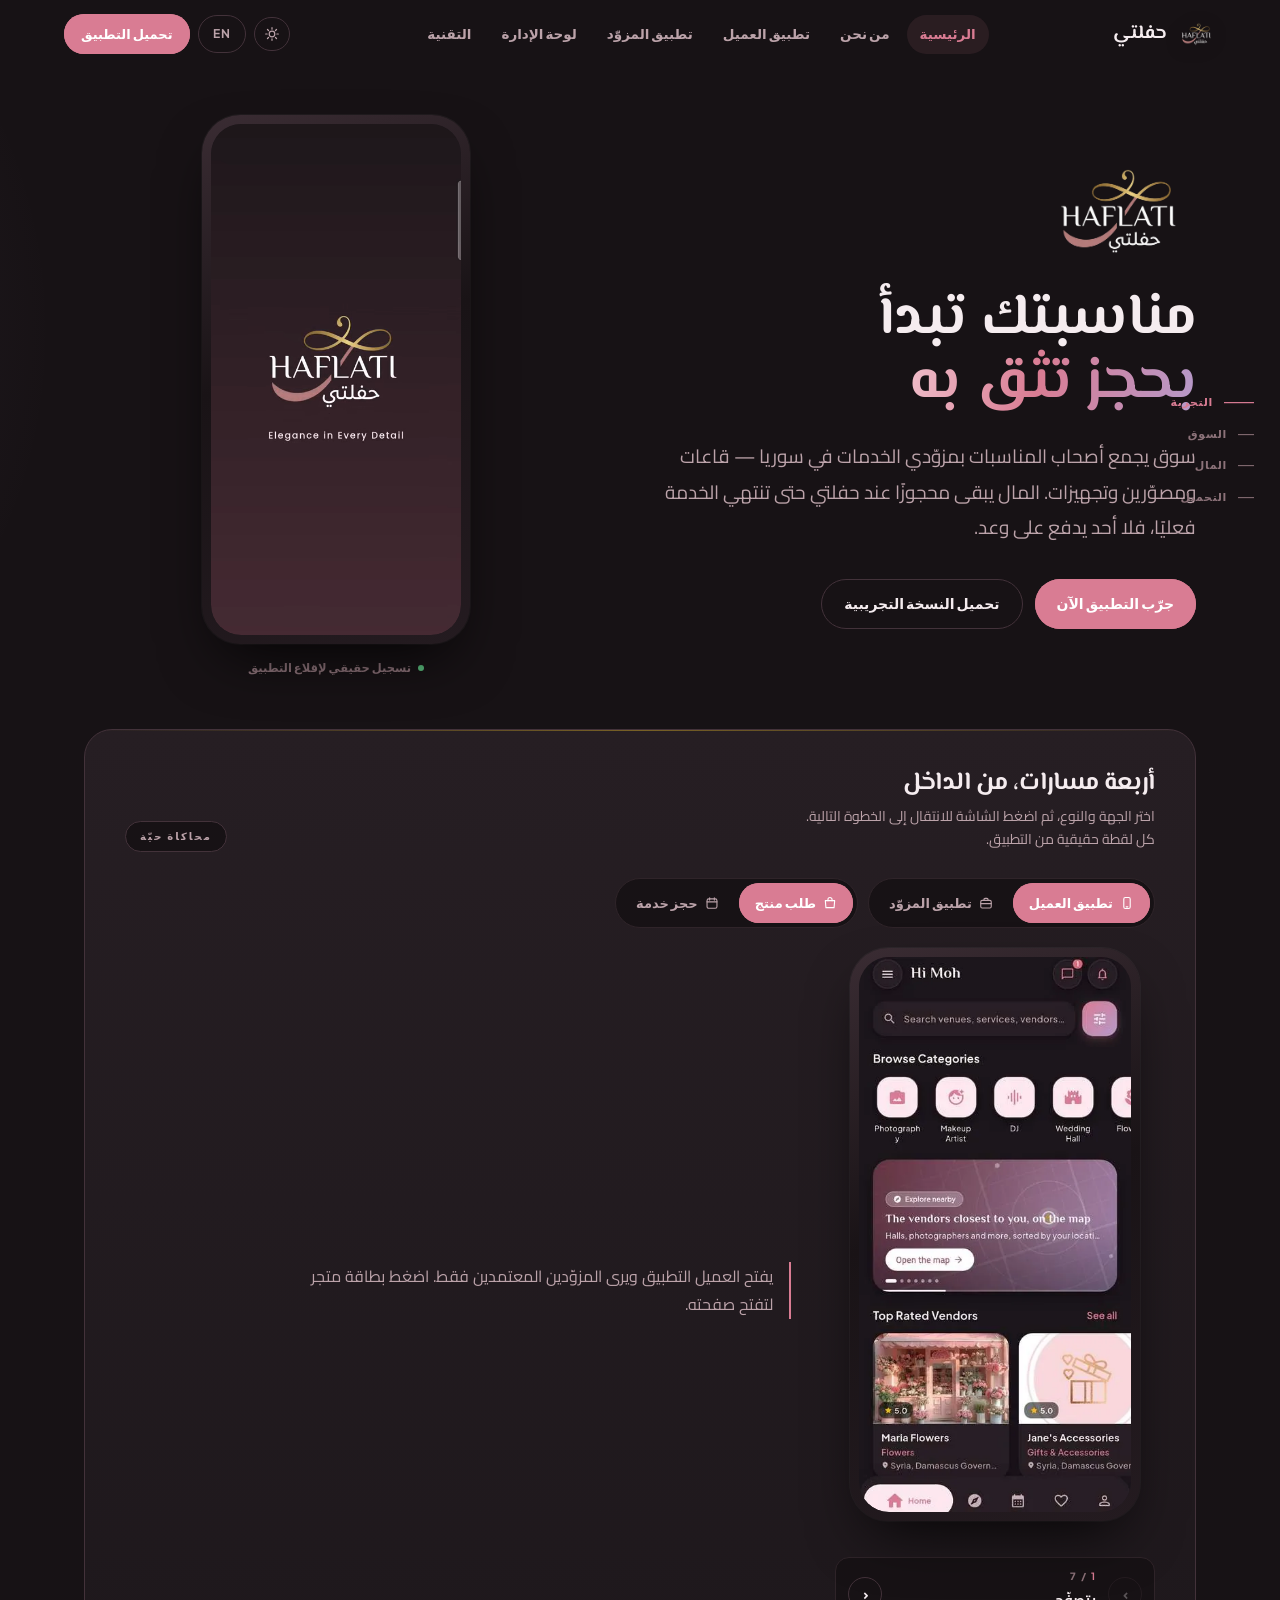
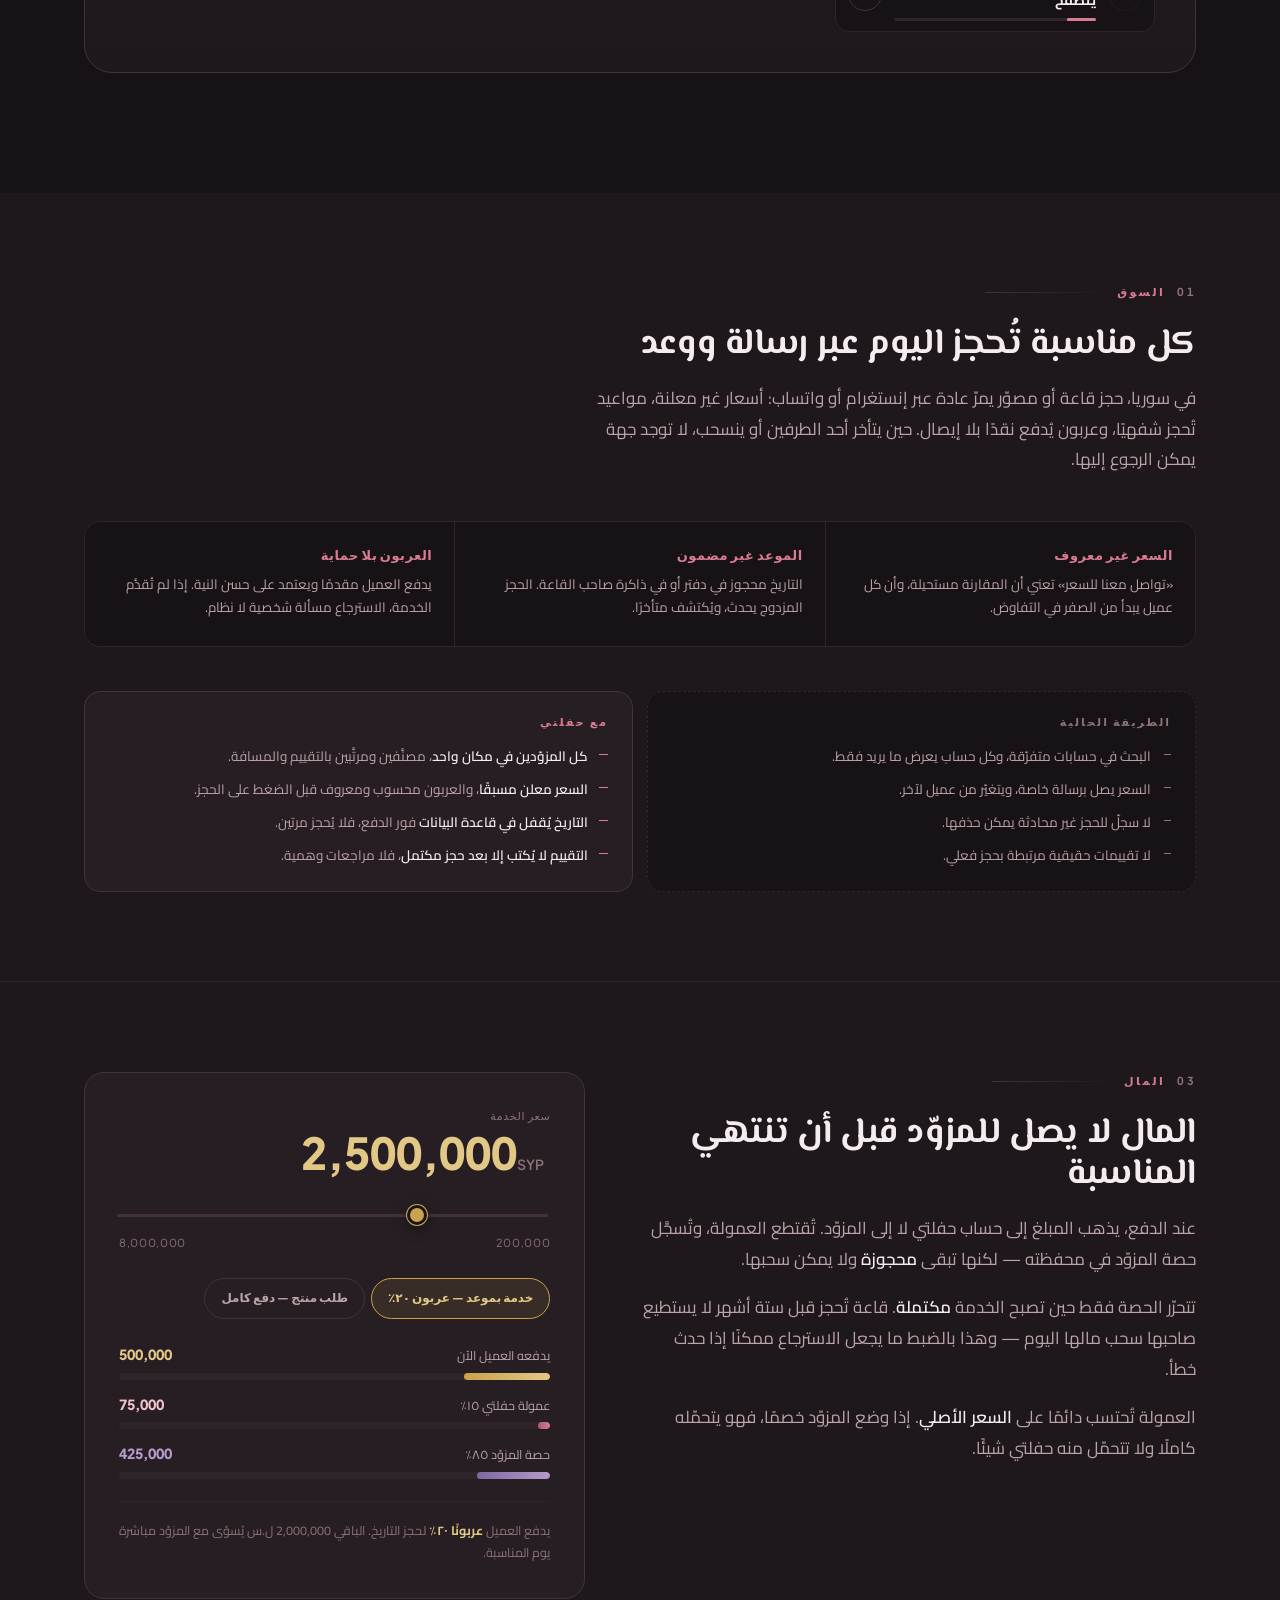
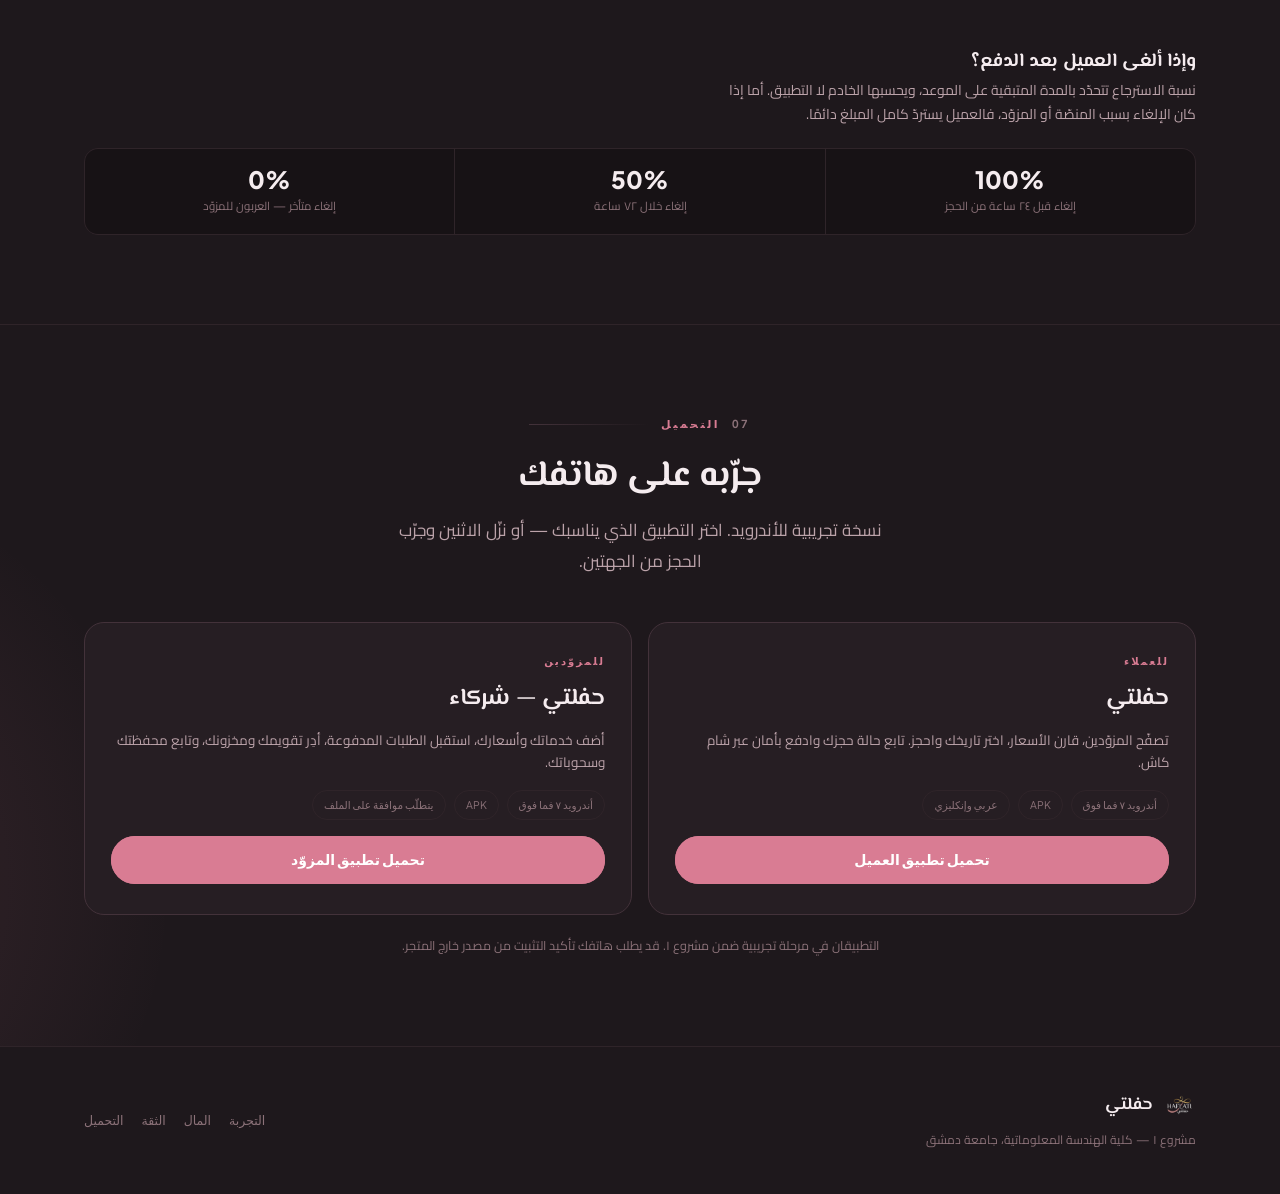
<file: index.html>
<!DOCTYPE html>
<html lang="ar" dir="rtl">
<head>
<meta charset="utf-8">
<meta name="viewport" content="width=device-width, initial-scale=1">
<title>حفلتي — Haflati</title>
<meta name="description" content="حفلتي — سوق خدمات المناسبات في سوريا. احجز قاعة أو مصوّر أو تجهيزات، وادفع بأمان عبر نظام ضمان يحمي الطرفين.">
<link rel="icon" id="favicon" href="data:,">
<meta property="og:title" content="حفلتي — Haflati">
<meta property="og:description" content="سوق خدمات المناسبات في سوريا. احجز بثقة، وادفع بضمان يحمي الطرفين.">
<meta property="og:type" content="website">
<meta name="theme-color" content="#171215">
<!-- Samsung Internet's own dark mode repaints any page it thinks cannot
     theme itself, which double-darkened our dark theme and pushed the rose
     to red. Browsers read this before the CSS, so the identical declaration
     in <style> lands too late to stop it. Both schemes are listed because
     the site ships a light theme too and must keep its own toggle. -->
<meta name="color-scheme" content="dark light">
<meta property="og:image" content="SITE_URL/assets/img/og.jpg">
<meta property="og:image:width" content="1200">
<meta property="og:image:height" content="630">
<meta property="og:locale" content="ar_SY">
<meta name="twitter:card" content="summary_large_image">
<link rel="canonical" href="SITE_URL/">
<link rel="preload" as="image" href="assets/img/posterDark.webp" fetchpriority="high">
<link rel="preload" as="video" href="assets/video/vidDarkWebm.webm" type="video/webm">
<link rel="preload" as="font" type="font/woff2" href="assets/fonts/cairo-400-arabic.woff2" crossorigin>
<link rel="preload" as="font" type="font/woff2" href="assets/fonts/el-messiri-700-arabic.woff2" crossorigin>
<link rel="stylesheet" href="assets/fonts/fonts.css">
<style>
/* ─────────────────────────────────────────────────────────
   TOKENS
   Palette derived from the Haflati mark: gold ribbon,
   rose crescent, white letterforms on a warmed near-black.
   Gold is reserved for money. Nothing else may use it.
   ───────────────────────────────────────────────────────── */
:root{
  /* site ground — the app's dark theme, deepened so phones read as objects on it */
  --ink:#171215;
  --ink-2:#1E181C;
  --surface:#261E23;
  --surface-2:#2E252B;
  --surface-3:#372C33;
  --edge:#43323A;
  --edge-soft:#2F2429;
  --cream:#F5ECEF;
  --muted:#BCA3AA;
  --dim:#8C7279;
  --shade:rgba(0,0,0,.55);

  /* brand — lifted from AppColors, identical values to the apps */
  --rose:#D97C93;         /* AppColors.primary      */
  --rose-2:#BE6B81;       /* AppColors.secondary    */
  --rose-deep:#AA5A70;    /* AppColors.primaryDark  */
  --rose-soft:#F0BFCB;
  --rose-wash:rgba(217,124,147,.10);
  --mauve:#B59ACB;        /* AppColors.accent       */
  --mauve-wash:rgba(181,154,203,.10);
  --gold:#C9A24B;         /* AppColors.gold         */
  --gold-soft:#E2C887;    /* AppColors.goldLight    */
  --gold-wash:rgba(201,162,75,.10);
  --ok:#58B87A;           /* AppColors.success      */
  --warn:#D9A441;         /* AppColors.warning      */
  --rating:#FFB800;       /* AppColors.rating       */

  /* in-phone theme — AppColors dark set, verbatim */
  --a-bg:#221B20;
  --a-card:#2E242A;
  --a-soft:#372B32;
  --a-border:#4A3742;
  --a-text:#F5ECEE;
  --a-sub:#C7AEB5;
  --a-psoft:#452F39;
  --a-shadow:0 4px 12px rgba(0,0,0,.32);
  --a-shadow-sm:0 2px 6px rgba(0,0,0,.32);
  --a-okbg:#32433A;
  --a-warnbg:#453B2D;
  --a-scrim:rgba(0,0,0,.55);

  --disp:'El Messiri','Noto Naskh Arabic','Segoe UI',serif;
  --body:'Cairo','Noto Sans Arabic','Segoe UI',sans-serif;
  --ui:'Plus Jakarta Sans','Inter','Segoe UI',system-ui,sans-serif;

  --gut:clamp(20px,5vw,72px);
  --maxw:1240px;
  --rail:220px;
  --e:cubic-bezier(.22,.61,.36,1);
}

/* ── light theme: site follows, and so do the phones ─────
   In-phone values are AppColors' light set, verbatim. ── */
html[data-theme="light"]{
  --ink:#F4EEF0;
  --ink-2:#FAF7F8;
  --surface:#FFFFFF;
  --surface-2:#FBF6F7;
  --surface-3:#F4EBEE;
  --edge:#E0D0D5;
  --edge-soft:#EBE0E3;
  --cream:#3E3135;        /* AppColors.lightText    */
  --muted:#836A70;        /* AppColors.lightTextSub */
  --dim:#A3898F;
  --shade:rgba(62,49,53,.14);

  --rose-soft:#C96F87;    /* AppColors.lightIcon — legible on white */
  --rose-wash:rgba(217,124,147,.10);
  --gold-soft:#A8811F;
  --mauve:#8E739F;        /* AppColors.accentDeep   */

  --a-bg:#FAF7F8;
  --a-card:#FFFFFF;
  --a-soft:#F3EAED;
  --a-border:#E8DDE0;
  --a-text:#3E3135;
  --a-sub:#836A70;
  --a-psoft:#FCE8EE;      /* AppColors.primarySoft  */
  --a-shadow:0 4px 12px rgba(0,0,0,.06);
  --a-shadow-sm:0 2px 6px rgba(0,0,0,.06);
  --a-okbg:#EFF8F2;
  --a-warnbg:#FFF7E8;
  --a-scrim:rgba(0,0,0,.45);
}
/* ── wide-gamut hold ─────────────────────────────────────
   On P3 screens (most Samsung and iPhone panels) some browsers
   stretch plain sRGB hex toward the wider gamut: rose drifts to
   red and the whole page reads oversaturated. Samsung Internet
   does this, Chrome does not, on the same phone.

   These are the same brand colours expressed in display-p3 —
   converted, not re-picked, so each renders identical to its hex
   above and the drift has nothing left to stretch. Browsers
   without P3 skip the block and keep the hex. Keep the two in
   sync: change a colour above, reconvert it here. ── */
@supports (color: color(display-p3 1 1 1)){
  @media (color-gamut: p3){
    :root{
      --rose:color(display-p3 .8016 .5041 .5768);        /* #D97C93 */
      --rose-2:color(display-p3 .7011 .4357 .5057);      /* #BE6B81 */
      --rose-deep:color(display-p3 .6252 .3690 .4389);   /* #AA5A70 */
      --rose-soft:color(display-p3 .9109 .7564 .7956);   /* #F0BFCB */
      --mauve:color(display-p3 .6925 .6078 .7828);       /* #B59ACB */
      --gold:color(display-p3 .7640 .6411 .3495);        /* #C9A24B */
      --gold-soft:color(display-p3 .8693 .7880 .5615);   /* #E2C887 */
      --ok:color(display-p3 .4434 .7129 .4995);          /* #58B87A */
      --warn:color(display-p3 .8190 .6515 .3261);        /* #D9A441 */
      --rating:color(display-p3 .9582 .7331 .2523);      /* #FFB800 */
    }
    html[data-theme="light"]{
      --rose-soft:color(display-p3 .7410 .4530 .5292);   /* #C96F87 */
      --gold-soft:color(display-p3 .6351 .5119 .2062);   /* #A8811F */
      --mauve:color(display-p3 .5400 .4550 .6120);       /* #8E739F */
    }
  }
}
html[lang="en"]{ --disp:'Plus Jakarta Sans','Inter',system-ui,sans-serif; --body:'Plus Jakarta Sans','Inter',system-ui,sans-serif; }
html{color-scheme:dark}
html[data-theme="light"]{color-scheme:light}
/* Companion to the color-scheme meta in <head>: keep our own palette when a
   browser or OS offers to repaint the page for contrast. The site already
   ships both themes and a toggle, so an automatic repaint only fights it. */
@media (forced-colors: active){
  html{forced-color-adjust:none}
}
body,.topbar,.stage,.phone,.screen,.p-card,.led-note,.gate,.claim,.cbox,.dl,.layer,.stat,.machine,.calc,.step,.node,.chip,.flag,.refund{
  transition:background-color .45s var(--e), border-color .45s var(--e), color .45s var(--e);
}
*,*::before,*::after{box-sizing:border-box}
html{scroll-behavior:smooth; -webkit-text-size-adjust:100%}
body{
  margin:0; background:var(--ink); color:var(--cream);
  font-family:var(--body); font-size:16px; line-height:1.7;
  -webkit-font-smoothing:antialiased;
}

img{max-width:100%; display:block}
button{font:inherit; color:inherit; background:none; border:0; cursor:pointer}
a{color:inherit; text-decoration:none}
:focus-visible{outline:2px solid var(--rose); outline-offset:3px; border-radius:2px}
.skip{
  position:fixed; inset-block-start:10px; inset-inline-start:-9999px; z-index:200;
  background:var(--rose); color:#2A1219; padding:11px 20px; border-radius:999px;
  font-family:var(--ui); font-size:13px; font-weight:700;
}
.skip:focus{inset-inline-start:14px}
::selection{background:var(--rose); color:var(--ink)}

/* ── type scale ───────────────────────────────────────── */
.eyebrow{
  font-family:var(--ui); font-size:11px; font-weight:700;
  letter-spacing:.22em; text-transform:uppercase; color:var(--rose);
  display:flex; align-items:center; gap:12px; margin:0 0 22px;
}
.eyebrow::after{content:''; flex:1; height:1px; background:linear-gradient(to left,transparent,var(--edge)); max-width:120px}
html[dir="ltr"] .eyebrow::after{background:linear-gradient(to right,transparent,var(--edge))}
.eyebrow .num{color:var(--dim); font-variant-numeric:tabular-nums}

h1,h2,h3,h4{font-family:var(--disp); font-weight:700; line-height:1.15; margin:0; letter-spacing:-.01em}
html[lang="en"] h1,html[lang="en"] h2{letter-spacing:-.035em}
.h-xl{font-size:clamp(31px,4.9vw,58px); line-height:1.12}
.h-lg{font-size:clamp(24px,3vw,36px)}
.h-md{font-size:clamp(19px,2.1vw,25px)}
.h-sm{font-size:clamp(16px,1.6vw,19px)}

.lead{font-size:clamp(15px,1.35vw,17px); color:var(--muted); line-height:1.8; max-width:66ch}
p{margin:0 0 1.05em; color:var(--muted)}
p:last-child{margin-bottom:0}
strong{color:var(--cream); font-weight:600}
.mono{font-family:var(--ui); font-variant-numeric:tabular-nums}

/* ── shell ────────────────────────────────────────────── */
.wrap{width:100%; max-width:var(--maxw); margin-inline:auto; padding-inline:var(--gut)}
section{position:relative; scroll-margin-top:78px}
@media(max-width:999px){ section{scroll-margin-top:70px} }
.band{padding-block:clamp(58px,7vw,96px)}
.band + .band{border-top:1px solid var(--edge-soft)}
.band-tint{background:var(--ink-2)}

/* ── top bar ──────────────────────────────────────────── */
.topbar{
  position:fixed; inset-block-start:0; inset-inline:0; z-index:80;
  display:flex; align-items:center; justify-content:space-between;
  gap:16px; padding:14px var(--gut);
  background:rgba(14,11,13,0); border-bottom:1px solid transparent;
  transition:background .35s var(--e), border-color .35s var(--e), backdrop-filter .35s;
}
.topbar.stuck{background:color-mix(in srgb, var(--ink) 86%, transparent); backdrop-filter:blur(14px) saturate(1.2); border-block-end-color:var(--edge-soft)}
.brand{display:flex; align-items:center; gap:11px; font-family:var(--disp); font-size:19px; font-weight:700}
.brand img{width:38px; height:auto; filter:drop-shadow(0 2px 8px rgba(0,0,0,.5))}
.topbar-actions{display:flex; align-items:center; gap:8px}

.lang{
  font-family:var(--ui); font-size:12px; font-weight:700; letter-spacing:.1em;
  padding:8px 14px; border:1px solid var(--edge); border-radius:999px; color:var(--muted);
  transition:.25s var(--e);
}
.lang:hover{border-color:var(--rose); color:var(--rose-soft)}
.icon-btn{display:grid; place-items:center; width:36px; height:34px; padding:0}
.tic{width:16px; height:16px; fill:none; stroke:currentColor; stroke-width:1.8; stroke-linecap:round}
.tic.moon{display:none}
html[data-theme="light"] .tic.sun{display:none}
html[data-theme="light"] .tic.moon{display:block}

.btn{
  display:inline-flex; align-items:center; gap:9px; font-family:var(--ui);
  font-size:14px; font-weight:700; padding:12px 22px; border-radius:999px;
  transition:.28s var(--e); white-space:nowrap;
}
.btn-solid{background:var(--rose); color:#FFF}
.btn-solid:hover{background:var(--rose-soft); transform:translateY(-1px)}
.btn-ghost{border:1px solid var(--edge); color:var(--cream)}
.btn-ghost:hover{border-color:var(--rose); background:var(--rose-wash)}
.btn-sm{padding:9px 17px; font-size:13px}

/* ── section rail ─────────────────────────────────────── */
.rail{
  position:fixed; inset-block-start:50%; inset-inline-start:26px; transform:translateY(-50%);
  z-index:60; display:none; flex-direction:column; gap:3px;
}
@media(min-width:1180px){ .rail{display:flex} }
.rail a{
  display:flex; align-items:center; gap:11px; padding:5px 0;
  font-family:var(--ui); font-size:11px; font-weight:600; letter-spacing:.06em;
  color:var(--dim); transition:.3s var(--e);
}
.rail i{width:16px; height:1px; background:currentColor; transition:.3s var(--e); flex:none}
.rail a:hover{color:var(--muted)}
.rail a.on{color:var(--rose)}
.rail a.on i{width:30px; background:var(--rose)}

/* ─────────────────────────────────────────────────────────
   HERO
   ───────────────────────────────────────────────────────── */
.hero{position:relative; padding-block:clamp(56px,9vw,136px) clamp(32px,4vw,56px); overflow:hidden}
.hero::before{
  content:''; position:absolute; inset-block-start:-30%; inset-inline-start:50%;
  width:min(1100px,120vw); aspect-ratio:1; transform:translateX(-50%);
  background:radial-gradient(circle,rgba(217,124,147,.13) 0%,rgba(181,154,203,.06) 38%,transparent 66%);
  pointer-events:none;
}
.hero-inner{position:relative; z-index:1}
.hero-mark{width:clamp(96px,13vw,150px); margin:0 auto 30px; opacity:0; animation:rise .9s var(--e) .1s forwards}
.hero h1{text-align:center; margin-bottom:22px; opacity:0; animation:rise .9s var(--e) .24s forwards}
.hero h1 .em{
  background:linear-gradient(100deg,var(--rose-soft),var(--rose) 45%,var(--mauve));
  -webkit-background-clip:text; background-clip:text; color:transparent;
}
.hero-sub{
  text-align:center; margin:0 auto; max-width:50ch; font-size:clamp(15px,1.75vw,19px);
  color:var(--muted); line-height:1.85; opacity:0; animation:rise .9s var(--e) .36s forwards;
}
.hero-cta{
  display:flex; gap:12px; justify-content:center; flex-wrap:wrap; margin-top:34px;
  opacity:0; animation:rise .9s var(--e) .48s forwards;
}
@keyframes rise{from{opacity:0; transform:translateY(22px)} to{opacity:1; transform:none}}
@keyframes fade{from{opacity:0} to{opacity:1}}

/* ─────────────────────────────────────────────────────────
   SIGNATURE — the twin-phone stage
   ───────────────────────────────────────────────────────── */
.stage-band{padding-block:0 clamp(70px,10vw,120px)}
.stage{
  position:relative; border:1px solid var(--edge); border-radius:28px;
  background:linear-gradient(180deg,var(--surface) 0%,var(--ink-2) 100%);
  padding:clamp(20px,3.2vw,40px); overflow:hidden;
  opacity:0; animation:fade 1s var(--e) .6s forwards;
}
.stage::before{
  content:''; position:absolute; inset-block-start:0; inset-inline:0; height:1px;
  background:linear-gradient(90deg,transparent,rgba(201,162,39,.5),transparent);
}
.stage-head{
  display:flex; align-items:flex-end; justify-content:space-between;
  gap:20px; flex-wrap:wrap; margin-bottom:26px;
}
.stage-head h2{margin-bottom:6px}
.stage-head p{font-size:14px; max-width:46ch}

.stage-grid{
  display:grid; gap:clamp(16px,2.6vw,34px); align-items:start;
  grid-template-columns:1fr; 
}
@media(min-width:900px){ .stage-grid{grid-template-columns:1fr minmax(190px,250px) 1fr} .ledger{align-self:center} }

.side{display:flex; flex-direction:column; align-items:center; gap:14px}
.side-tag{
  font-family:var(--ui); font-size:10px; font-weight:800; letter-spacing:.2em;
  text-transform:uppercase; padding:6px 14px; border-radius:999px; border:1px solid var(--edge);
  color:var(--muted); background:var(--ink); transition:.4s var(--e);
}
.side.live .side-tag{border-color:var(--rose); color:var(--rose-soft); background:var(--rose-wash)}

/* phone */
.phone{
  width:100%; max-width:264px; aspect-ratio:264/521; position:relative;
  border-radius:38px; padding:9px; background:linear-gradient(160deg,#3A2C33,#191316 45%,#241B20);
  box-shadow:0 26px 60px -20px rgba(0,0,0,.85), 0 0 0 1px rgba(255,255,255,.045);
  transition:.5s var(--e);
}
.side.live .phone{box-shadow:0 30px 70px -20px rgba(0,0,0,.9), 0 0 0 1px rgba(217,124,147,.28), 0 0 46px -12px rgba(217,124,147,.32)}
/* ═══════════════════════════════════════════════════════
   IN-PHONE UI
   Rebuilt from the Flutter source. Dimensions, radii and
   badge placement follow the real widgets:
   HomeListingCardWidget  165x120, r18, pad 10/8/10/10
   HomeVendorCardWidget   195x130, r20, pad 12/10/12/12
   HomeSearchBarWidget    h50, r18, card + shadow
   HomeCategoriesWidget   60x60 tile, r20, primarySoft + border
   Scaled to 0.62 so a 390pt screen fits the mock.
   ═══════════════════════════════════════════════════════ */
.screen{
  position:relative; width:100%; height:100%; border-radius:30px; overflow:hidden;
  background:var(--a-bg); color:var(--a-text); isolation:isolate;
  font-family:var(--body);
}
.scr{
  position:absolute; inset:0; padding:30px 0 0; overflow:hidden;
  opacity:0; visibility:hidden; transform:translateY(9px);
  transition:opacity .42s var(--e), transform .42s var(--e), visibility .42s;
  display:flex; flex-direction:column;
}
.scr.on{opacity:1; visibility:visible; transform:none}
.scr > .pad{padding-inline:12px}
.scr .grow{flex:1; min-height:0; overflow:hidden}

/* a real screenshot from the shipped app, not a rebuild */
.scr.shot{padding:0}
.scr.shot img{width:100%; height:100%; object-fit:cover; object-position:top center; display:block}
.screen:has(.scr.shot.on) .notch, .phone:has(.scr.shot.on) .notch{display:none}
.shot-note{
  display:flex; align-items:center; justify-content:center; gap:7px; margin-top:16px;
  font-family:var(--ui); font-size:12px; font-weight:600; color:var(--dim);
}
.shot-note i{width:6px; height:6px; border-radius:50%; background:var(--ok); flex:none}

/* icons */
.ic{width:13px; height:13px; flex:none; fill:none; stroke:currentColor; stroke-width:1.9;
    stroke-linecap:round; stroke-linejoin:round}
.ic.xs{width:10px; height:10px}
.ic.sm{width:11px; height:11px}
.ic.lg{width:16px; height:16px}
.ic.fill{fill:currentColor; stroke:none}

/* header — HomeHeaderWidget */
.a-head{display:flex; align-items:center; gap:7px; padding:5px 12px 6px}
.a-circ{
  width:26px; height:26px; border-radius:50%; display:grid; place-items:center;
  background:var(--a-card); box-shadow:var(--a-shadow-sm); position:relative; flex:none;
}
.a-circ .ic{width:13px; height:13px}
.a-circ .badge{
  position:absolute; inset-block-start:-2px; inset-inline-end:-2px;
  min-width:12px; height:12px; padding:0 3px; border-radius:999px; background:var(--rose);
  color:#fff; font-family:var(--ui); font-size:7px; font-weight:800;
  display:grid; place-items:center; border:1.5px solid var(--a-bg);
}
.a-hi{
  flex:1; font-family:var(--disp); font-size:13.5px; font-weight:700; color:var(--a-text);
  line-height:1.2; overflow:hidden; white-space:nowrap; text-overflow:ellipsis;
}

/* search — HomeSearchBarWidget */
.a-search{
  height:31px; margin:5px 12px 10px; padding:0 9px; border-radius:11px;
  background:var(--a-card); box-shadow:var(--a-shadow); display:flex; align-items:center; gap:6px;
}
.a-search span{font-size:8.5px; color:var(--a-sub); overflow:hidden; white-space:nowrap; text-overflow:ellipsis}
.a-search{font-size:8.5px; line-height:1.4}
.a-search[data-i18n]{font-size:8.5px}
.a-search .ic{color:var(--a-sub); width:12px; height:12px}
.a-filter{
  width:31px; height:31px; border-radius:11px; background:var(--rose); color:#fff;
  display:grid; place-items:center; flex:none; box-shadow:var(--a-shadow);
}

/* section header — HomeSectionHeaderWidget */
.a-sec{display:flex; align-items:center; gap:8px; padding:10px 12px 6px; flex:none}
.a-sec h6{flex:1; margin:0; font-family:var(--disp); font-size:11.5px; font-weight:700; color:var(--a-text)}
.a-sec b{font-family:var(--ui); font-size:8.5px; font-weight:800; color:var(--rose)}

/* categories — HomeCategoriesWidget */
.a-cats{display:flex; gap:9px; padding:0 12px 2px; overflow:hidden; flex:none}
.a-cat{width:44px; flex:none; text-align:center}
.a-cat i{
  width:34px; height:34px; margin:0 auto 5px; border-radius:12px; display:grid; place-items:center;
  background:var(--a-psoft); border:1px solid var(--a-border); box-shadow:var(--a-shadow); color:var(--rose);
}
.a-cat i .ic{width:16px; height:16px}
.a-cat span{font-size:7.5px; color:var(--a-text); font-weight:600; line-height:1.25; display:block; min-height:19px}

/* rails */
.a-rail{display:flex; gap:9px; padding:0 12px; overflow:hidden; flex:none}

/* listing card — HomeListingCardWidget (165x120 r18) */
.a-lc{
  width:102px; flex:none; border-radius:11px; background:var(--a-card);
  box-shadow:var(--a-shadow); overflow:hidden;
}
.a-lc .im{height:66px; position:relative}
.a-lc .bd{padding:5px 6px 6px}
.a-lc .t{font-size:8px; font-weight:600; color:var(--a-text); line-height:1.3;
  overflow:hidden; white-space:nowrap; text-overflow:ellipsis}
.a-lc .v{font-size:7px; color:var(--rose); line-height:1.3; margin-top:2px;
  display:flex; align-items:center; gap:2px; overflow:hidden; white-space:nowrap}
.a-lc .l{font-size:7px; color:var(--a-sub); line-height:1.3; margin-top:2px;
  display:flex; align-items:center; gap:2px; overflow:hidden; white-space:nowrap}
.a-lc .pr{margin-top:4px; display:flex; align-items:baseline; gap:3px}
.a-lc .pr b{font-family:var(--ui); font-size:8.5px; font-weight:800; color:var(--a-text)}
.a-lc .pr s{font-size:6.5px; color:var(--a-sub)}
.a-lc .pr em{font-size:6.5px; color:var(--a-sub); font-style:normal}

/* vendor card — HomeVendorCardWidget (195x130 r20) */
.a-vc{width:120px; flex:none; border-radius:12px; background:var(--a-card); box-shadow:var(--a-shadow); overflow:hidden}
.a-vc .im{height:70px; position:relative}
.a-vc .bd{padding:6px 7px 7px}
.a-vc .t{font-size:8.5px; font-weight:700; color:var(--a-text); line-height:1.3;
  overflow:hidden; white-space:nowrap; text-overflow:ellipsis}
.a-vc .c{font-size:7.5px; color:var(--rose); line-height:1.3; margin-top:2px}
.a-vc .l{font-size:7px; color:var(--a-sub); line-height:1.3; margin-top:2px; display:flex; align-items:center; gap:2px}

/* image placeholders — the app loads photos; these stand in */
.im{
  background:linear-gradient(135deg,rgba(217,124,147,.34),rgba(181,154,203,.22)),
             repeating-linear-gradient(48deg,rgba(255,255,255,.05) 0 2px,transparent 2px 9px);
}
.im.g2{background:linear-gradient(135deg,rgba(201,162,75,.32),rgba(217,124,147,.22)),repeating-linear-gradient(48deg,rgba(255,255,255,.05) 0 2px,transparent 2px 9px)}
.im.g3{background:linear-gradient(135deg,rgba(181,154,203,.34),rgba(110,140,199,.20)),repeating-linear-gradient(48deg,rgba(255,255,255,.05) 0 2px,transparent 2px 9px)}
.im.g4{background:linear-gradient(135deg,rgba(88,184,122,.26),rgba(181,154,203,.22)),repeating-linear-gradient(48deg,rgba(255,255,255,.05) 0 2px,transparent 2px 9px)}

/* badges over images — exact placement from the widget */
.b-rate{
  position:absolute; inset-block-end:5px; inset-inline-start:5px;
  display:flex; align-items:center; gap:2px; padding:2px 5px; border-radius:6px;
  background:var(--a-scrim); color:#fff; font-family:var(--ui); font-size:6.5px; font-weight:800;
}
.b-rate .ic{color:var(--rating); width:8px; height:8px}
.b-off{
  position:absolute; inset-block-start:5px; inset-inline-start:5px;
  display:flex; align-items:center; gap:2px; padding:2px 5px; border-radius:999px;
  background:var(--rose); color:#fff; font-family:var(--ui); font-size:6.5px; font-weight:800;
}
.b-new{
  position:absolute; inset-block-start:5px; inset-inline-start:5px; padding:2px 6px;
  border-radius:999px; background:var(--a-psoft); color:var(--rose);
  font-family:var(--ui); font-size:6.5px; font-weight:800;
}
.b-fav{
  position:absolute; inset-block-start:5px; inset-inline-end:5px;
  width:17px; height:17px; border-radius:50%; background:var(--a-card); color:var(--rose);
  display:grid; place-items:center; box-shadow:var(--a-shadow-sm);
}
.b-fav .ic{width:9px; height:9px}

/* bottom nav — BottomNavView, 5 real tabs */
.a-nav{
  margin-top:auto; display:flex; justify-content:space-around; align-items:center;
  padding:6px 4px 8px; background:var(--a-card); border-top:1px solid var(--a-border);
}
.a-nav a{display:flex; flex-direction:column; align-items:center; gap:2px; color:var(--a-sub); flex:1}
.a-nav a.on{color:var(--rose)}
.a-nav span{font-size:6.5px; font-weight:600}

/* generic in-phone blocks */
.a-card{background:var(--a-card); border-radius:10px; padding:8px; box-shadow:var(--a-shadow-sm)}
.a-card + .a-card{margin-top:6px}
.a-row{display:flex; align-items:center; gap:6px}
.a-btw{display:flex; align-items:center; justify-content:space-between; gap:6px}
.a-t{font-size:7.5px; color:var(--a-sub); line-height:1.45}
.a-n{font-size:9px; color:var(--a-text); font-weight:600; line-height:1.35}
.a-h{font-family:var(--disp); font-size:12px; font-weight:700; color:var(--a-text); line-height:1.3}
.a-mut{font-size:7.5px; color:var(--a-sub); line-height:1.55}
.a-div{height:1px; background:var(--a-border); margin:6px 0}
.a-price{font-family:var(--ui); font-size:11px; font-weight:800; color:var(--a-text)}
.a-price small{font-size:7px; color:var(--a-sub); font-weight:600; margin-inline-start:2px}
.a-pill{
  display:inline-flex; align-items:center; gap:3px; padding:2.5px 7px; border-radius:999px;
  font-family:var(--ui); font-size:6.5px; font-weight:800; white-space:nowrap;
  background:var(--a-soft); color:var(--a-sub);
}
.a-pill.rose{background:var(--a-psoft); color:var(--rose)}
.a-pill.ok{background:var(--a-okbg); color:var(--ok)}
.a-pill.warn{background:var(--a-warnbg); color:var(--warn)}
.a-pill.gold{background:var(--gold-wash); color:var(--gold-soft)}
.a-cta{
  display:flex; align-items:center; justify-content:center; gap:5px;
  margin:8px 12px 10px; padding:9px; border-radius:11px;
  background:linear-gradient(90deg,var(--rose-2),var(--rose)); color:#fff;
  font-family:var(--ui); font-size:9px; font-weight:800; box-shadow:var(--a-shadow);
}
.a-cta.mut{background:var(--a-soft); color:var(--a-sub); box-shadow:none; border:1px solid var(--a-border)}
.a-cta.gold{background:linear-gradient(90deg,var(--gold),var(--gold-soft)); color:#2A2003}

.a-locbar{
  display:flex; align-items:center; gap:7px; padding:6px 8px; border-radius:12px;
  background:var(--a-card); border:1px solid var(--a-border); box-shadow:var(--a-shadow);
}
.a-loctile{width:22px; height:22px; border-radius:8px; background:var(--a-psoft); color:var(--rose); display:grid; place-items:center; flex:none}
.a-chiprow{display:flex; gap:5px; padding:0 12px 8px; overflow:hidden; flex:none}
.a-echip{
  display:flex; align-items:center; gap:3px; padding:4px 8px; border-radius:999px; flex:none;
  border:1px solid var(--a-border); background:var(--a-card); color:var(--a-sub); font-size:7px;
}
.a-echip.on{border-color:var(--rose); background:var(--a-psoft); color:var(--rose)}
/* ═══════════════════════════════════════════════════════
   HomeSpotlightCarousel / HomeSpotlightSlide
   r24, shadow, 5.2s auto-advance, parallax + scale on the
   background, dots bottom-start (16x5 active / 5x5), and a
   2.5h progress rail across the bottom.
   ═══════════════════════════════════════════════════════ */
.a-spot{
  position:relative; height:86px; margin:0 12px 4px; border-radius:15px;
  overflow:hidden; box-shadow:var(--a-shadow); flex:none;
}
.a-slide{
  position:absolute; inset:0; opacity:0; visibility:hidden;
  transition:opacity .62s var(--e), visibility .62s;
}
.a-slide.on{opacity:1; visibility:visible}
.a-slide .bgi{
  position:absolute; inset:0; background-size:cover; background-position:center;
  transform:scale(1); transition:transform 5.4s linear;
}
.a-slide.on .bgi{transform:scale(1.14)}
/* the two scrims the slide paints over its background */
.a-slide .sc1{
  position:absolute; inset:0;
  background:linear-gradient(to left, rgba(0,0,0,.42) 0%, rgba(0,0,0,.22) 52%, rgba(0,0,0,0) 100%);
}
html[dir="ltr"] .a-slide .sc1{
  background:linear-gradient(to right, rgba(0,0,0,.42) 0%, rgba(0,0,0,.22) 52%, rgba(0,0,0,0) 100%);
}
.a-slide.photo .sc1{
  background:linear-gradient(to left, rgba(0,0,0,.88) 0%, rgba(0,0,0,.58) 52%, rgba(0,0,0,.12) 100%);
}
html[dir="ltr"] .a-slide.photo .sc1{
  background:linear-gradient(to right, rgba(0,0,0,.88) 0%, rgba(0,0,0,.58) 52%, rgba(0,0,0,.12) 100%);
}
.a-slide .sc2{position:absolute; inset:0; background:linear-gradient(to top, rgba(0,0,0,.3) 0%, transparent 55%)}
.a-slide.photo .sc2{background:linear-gradient(to top, rgba(0,0,0,.55) 0%, transparent 55%)}
.a-slide .body{
  position:absolute; inset:0; padding:9px 9px 14px;
  display:flex; flex-direction:column; justify-content:flex-end; gap:0;
}
.a-kick{
  display:inline-flex; align-items:center; gap:3px; align-self:flex-start;
  height:13px; padding:0 6px; border-radius:999px;
  border:1px solid rgba(255,255,255,.28); background:rgba(255,255,255,.26);
  color:#fff; font-family:var(--ui); font-size:6px; font-weight:800; letter-spacing:.04em;
}
.a-kick.err{background:#D96B7A} .a-kick.inf{background:#6E8CC7}
.a-kick .ic{width:7px; height:7px}
.a-stitle{
  font-family:var(--disp); font-size:9.5px; font-weight:800; line-height:1.22; color:#fff;
  margin-top:4px; display:-webkit-box; -webkit-line-clamp:2; -webkit-box-orient:vertical; overflow:hidden;
}
.a-smeta{font-size:6.5px; line-height:1.3; color:rgba(255,255,255,.86); margin-top:3px;
  overflow:hidden; white-space:nowrap; text-overflow:ellipsis}
.a-cta-pill{
  align-self:flex-start; margin-top:6px; height:19px; padding:0 9px; border-radius:999px;
  background:#fff; color:var(--rose-deep); display:inline-flex; align-items:center; gap:3px;
  font-family:var(--ui); font-size:7.5px; font-weight:800;
}
.a-hint{
  margin-top:6px; display:inline-flex; align-items:center; gap:3px;
  color:rgba(255,255,255,.9); font-family:var(--ui); font-size:7px; font-weight:700;
}
.a-dots{position:absolute; inset-block-end:8px; inset-inline-start:10px; display:flex; gap:3px; z-index:3}
.a-dots i{width:3px; height:3px; border-radius:999px; background:rgba(255,255,255,.45); transition:.32s var(--e)}
.a-dots i.on{width:10px; background:#fff}
.a-prog{position:absolute; inset-block-end:0; inset-inline:0; height:1.5px; background:rgba(255,255,255,.2); z-index:3}
.a-prog b{display:block; height:100%; width:0; background:#fff}
.a-spot.run .a-prog b{animation:spotProg 5.2s linear forwards}
@keyframes spotProg{from{width:0} to{width:100%}}

/* the explore slide paints a map instead of a photo — HomeSpotlightMapArtwork */
.a-mapbg{position:absolute; inset:0; background:linear-gradient(135deg,#AA5A70,#8E739F)}
.a-mapbg svg{position:absolute; inset:0; width:100%; height:100%}

/* ═══════════════════════════════════════════════════════
   ExploreView
   Location bar → category chips → results bar with the
   map/list toggle → map (r22, zoom control, attribution)
   → a horizontal strip of ExploreVendorRow cards.
   ═══════════════════════════════════════════════════════ */
.a-resbar{display:flex; align-items:center; gap:5px; padding:0 12px 8px}
.a-resbar .ic{color:var(--a-sub); width:10px; height:10px}
.a-resbar span{flex:1; font-size:7.5px; color:var(--a-sub); overflow:hidden; white-space:nowrap; text-overflow:ellipsis}
.a-modes{display:flex; padding:2px; border-radius:999px; background:var(--a-soft); border:1px solid var(--a-border); flex:none}
.a-modes b{
  display:flex; align-items:center; gap:3px; padding:3px 8px; border-radius:999px;
  font-family:var(--ui); font-size:6.5px; font-weight:800; color:var(--a-sub);
}
.a-modes b.on{background:var(--rose); color:#fff}
.a-modes .ic{width:8px; height:8px; color:currentColor}

.a-map{position:relative; height:162px; margin:0 12px; border-radius:13px; overflow:hidden; border:1px solid var(--a-border); flex:none}
.a-mapart{position:absolute; inset:0; width:100%; height:100%}


/* _VendorPin — avatar with a caret and a name plate under it */
.a-pin{position:absolute; transform:translate(50%,-100%); display:flex; flex-direction:column; align-items:center; z-index:2}
html[dir="ltr"] .a-pin{transform:translate(-50%,-100%)}
.a-pin .av{
  width:19px; height:19px; border-radius:50%; background-size:cover; background-position:center;
  border:1.5px solid var(--a-card); box-shadow:0 2px 6px rgba(0,0,0,.35);
}
.a-pin .tip{width:0; height:0; border:3px solid transparent; border-top-color:var(--a-card); margin-top:-1px}
.a-pin .lbl{
  margin-top:1px; padding:1px 4px; border-radius:4px; background:var(--a-card);
  font-size:5.5px; font-weight:700; color:var(--a-text); white-space:nowrap; box-shadow:var(--a-shadow-sm);
  max-width:52px; overflow:hidden; text-overflow:ellipsis;
}
.a-pin.sel{z-index:3}
.a-pin.sel .av{width:24px; height:24px; border-color:var(--rose); border-width:2px}
.a-pin.sel .tip{border-top-color:var(--rose)}
/* the user's own position */
.a-me{position:absolute; transform:translate(50%,-50%); width:16px; height:16px; border-radius:50%;
  background:rgba(110,140,199,.28); display:grid; place-items:center; z-index:1}
html[dir="ltr"] .a-me{transform:translate(-50%,-50%)}
.a-me i{width:8px; height:8px; border-radius:50%; background:#6E8CC7; border:1.5px solid #fff}
/* zoom control */
.a-zoom{
  position:absolute; inset-block-start:7px; inset-inline-end:7px; width:19px; border-radius:7px;
  background:var(--a-card); border:1px solid var(--a-border); box-shadow:var(--a-shadow-sm); z-index:4; overflow:hidden;
}
.a-zoom b{display:grid; place-items:center; height:18px; color:var(--a-text); font-size:10px; font-weight:600}
.a-zoom hr{margin:0; border:0; height:1px; background:var(--a-border)}
.a-attr{
  position:absolute; inset-block-end:4px; inset-inline-end:5px; padding:1px 5px; border-radius:5px;
  background:color-mix(in srgb, var(--a-card) 82%, transparent); color:var(--a-sub); font-size:5px; z-index:4;
}

/* ExploreVendorStrip — cards scroll sideways under the map */
.a-strip{display:flex; gap:8px; padding:9px 12px 0; overflow:hidden; flex:none}
.a-vrow{
  flex:0 0 auto; width:152px; display:flex; gap:7px; padding:6px; border-radius:11px;
  background:var(--a-card); border:1px solid var(--a-border); box-shadow:var(--a-shadow);
}
.a-vrow.sel{border-color:var(--rose); border-width:1.5px; padding:5.5px}
.a-vthumb{width:40px; height:40px; border-radius:8px; flex:none; background-size:cover; background-position:center}
.a-vinfo{flex:1; min-width:0; display:flex; flex-direction:column; gap:2px}
.a-vinfo .nm{font-size:8px; font-weight:700; color:var(--a-text); overflow:hidden; white-space:nowrap; text-overflow:ellipsis}
.a-vmeta{display:flex; align-items:center; gap:3px; font-size:6.5px; color:var(--a-sub); white-space:nowrap}
.a-vmeta .ic{width:7px; height:7px}
.a-vdot{width:4px; height:4px; border-radius:50%; background:var(--ok); flex:none}
.a-vdot.off{background:var(--a-sub)}

/* payment — PaymentTransferStep */
.a-grad{
  border-radius:14px; padding:12px 11px; text-align:center; margin-bottom:9px;
  background:linear-gradient(135deg,var(--rose),var(--mauve));
}
.a-grad-amt{font-family:var(--ui); font-size:18px; font-weight:800; color:#fff; margin:3px 0; letter-spacing:-.01em}
.a-grad-amt span{font-size:9px; font-weight:600; opacity:.9}
.a-sect{font-family:var(--disp); font-size:10.5px; font-weight:700; color:var(--a-text); margin:8px 0 6px}
.a-num{display:flex; gap:7px; align-items:flex-start; margin-bottom:5px}
.a-num i{
  width:15px; height:15px; border-radius:50%; flex:none; font-style:normal;
  background:var(--a-psoft); color:var(--rose); display:grid; place-items:center;
  font-family:var(--ui); font-size:7.5px; font-weight:800;
}
.a-num span{font-size:7.5px; color:var(--a-sub); line-height:1.5}
.a-shamtile{
  width:24px; height:24px; border-radius:8px; background:#fff; border:1px solid var(--a-border);
  display:grid; place-items:center; padding:3px; flex:none;
}
.a-shamtile img{width:100%; height:auto}
.a-qr{
  margin:8px auto 7px; width:104px; padding:6px; background:#fff;
  border:1px solid var(--a-border); border-radius:10px;
}
.a-qr img{width:100%; display:block}
.a-savebtn{
  margin:7px 0; padding:7px; border-radius:10px; background:var(--a-psoft);
  border:1px solid rgba(217,124,147,.35); color:var(--rose);
  display:flex; align-items:center; justify-content:center; gap:5px;
  font-family:var(--ui); font-size:8px; font-weight:800;
}
.a-orline{display:flex; align-items:center; gap:7px; margin:8px 0 7px}
.a-orline i{flex:1; height:1px; background:var(--a-border)}
.a-orline span{font-size:7px; color:var(--a-sub)}
.a-acct{
  display:flex; align-items:center; gap:7px; padding:6px 9px; border-radius:10px;
  background:var(--a-soft); border:1px solid var(--a-border);
}
.a-acct .mono{flex:1; font-family:var(--ui); font-size:7.5px; color:var(--a-sub); overflow:hidden; white-space:nowrap; text-overflow:ellipsis}
.a-copy{display:flex; align-items:center; gap:3px; color:var(--rose); font-family:var(--ui); font-size:7.5px; font-weight:800}

/* calendar — AvailableDatesCalendarGridWidget */
.a-cal{display:grid; grid-template-columns:repeat(7,1fr); gap:3px}
.a-cal i{
  aspect-ratio:1; display:grid; place-items:center; border-radius:6px; font-style:normal;
  font-family:var(--ui); font-size:7px; font-weight:600; color:var(--a-text); background:var(--a-soft);
}
.a-cal i.off{color:var(--a-sub); opacity:.45; text-decoration:line-through}
.a-cal i.sel{background:var(--rose); color:#fff; font-weight:800}
.a-cal i.hd{background:none; color:var(--a-sub); font-size:6px; font-weight:700}

/* timeline — booking status */
.a-step{display:flex; gap:7px; align-items:flex-start; padding:3px 0}
.a-step .d{
  width:12px; height:12px; border-radius:50%; border:1.5px solid var(--a-border); flex:none;
  margin-top:1px; display:grid; place-items:center; color:#fff;
}
.a-step .d.done{background:var(--ok); border-color:var(--ok)}
.a-step .d.done .ic{width:7px; height:7px; stroke-width:3}
.a-step .d.now{border-color:var(--rose); background:var(--a-psoft); animation:pulse 1.9s infinite}
@keyframes pulse{0%,100%{box-shadow:0 0 0 0 rgba(217,124,147,.42)} 50%{box-shadow:0 0 0 6px rgba(217,124,147,0)}}
.a-line{width:1.5px; background:var(--a-border); height:9px; margin-inline-start:5px}

/* empty state — teaching moment on the vendor side */
.a-empty{
  margin:10px 12px; padding:16px 12px; border:1px dashed var(--a-border); border-radius:12px;
  display:grid; place-items:center; gap:6px; text-align:center; color:var(--a-sub);
}
.a-empty .ic{width:20px; height:20px; opacity:.45}

/* stars */
.a-stars{display:flex; gap:3px; justify-content:center; color:var(--rating)}
.a-stars .ic{width:15px; height:15px}
.a-chips{display:flex; gap:4px; flex-wrap:wrap}
.a-chip{padding:3px 7px; border-radius:999px; border:1px solid var(--a-border); font-size:7px; color:var(--a-sub)}
.a-chip.on{border-color:var(--rose); background:var(--a-psoft); color:var(--rose)}

.notch{
  position:absolute; inset-block-start:8px; inset-inline-start:50%; transform:translateX(-50%);
  width:74px; height:19px; border-radius:999px; background:#0A0809; z-index:20;
}
html[data-theme="light"] .notch{background:#2A2227}
html[data-theme="light"] .phone{
  background:linear-gradient(160deg,#EFE4E8,#FBF7F8 45%,#EADFE3);
  box-shadow:0 22px 50px -20px rgba(62,49,53,.30), 0 0 0 1px rgba(62,49,53,.10);
}
html[data-theme="light"] .side.live .phone{
  box-shadow:0 26px 60px -20px rgba(62,49,53,.34), 0 0 0 1px rgba(217,124,147,.42), 0 0 40px -14px rgba(217,124,147,.40);
}
html[data-theme="light"] .stage::before{background:linear-gradient(90deg,transparent,rgba(201,162,75,.65),transparent)}
html[data-theme="light"] .hero::before{background:radial-gradient(circle,rgba(217,124,147,.16) 0%,rgba(181,154,203,.09) 38%,transparent 66%)}
html[data-theme="light"] .hero h1 .em{background:linear-gradient(100deg,var(--rose-deep),var(--rose) 45%,#8E739F); -webkit-background-clip:text; background-clip:text}


/* ── the simulator's customer phone is a real capture you can tap ── */
.tapscreen{
  position:absolute; inset:0; padding:0; border:0; background:none; cursor:pointer;
  display:block; overflow:hidden; border-radius:30px;
}
.tapscreen img{width:100%; height:100%; object-fit:cover; object-position:top center; display:block}
.tapscreen:focus-visible{outline:2px solid var(--rose); outline-offset:-4px}






/* ── walk-through controls, attached to the handset ── */
.walk{
  display:flex; align-items:center; gap:12px; margin-top:16px;
  padding:10px 12px; border:1px solid var(--edge-soft); border-radius:14px;
  background:var(--ink);
}
.walk-arrow{
  width:34px; height:34px; flex:none; border-radius:50%; border:1px solid var(--edge);
  display:grid; place-items:center; color:var(--cream); transition:.22s var(--e);
}
.walk-arrow::after{content:'›'; font-size:17px; font-weight:700; line-height:1}
#nextBtn::after{content:'‹'}
html[dir="ltr"] #prevBtn::after{content:'‹'}
html[dir="ltr"] #nextBtn::after{content:'›'}
.walk-arrow:hover:not(:disabled){border-color:var(--rose); color:var(--rose)}
.walk-arrow:disabled{opacity:.3}
.walk-now{flex:1; min-width:0; display:flex; flex-direction:column; gap:4px}
.walk-count{font-family:var(--ui); font-size:10px; font-weight:800; letter-spacing:.14em; color:var(--dim)}
.walk-count b{color:var(--rose)}
.walk-label{
  font-family:var(--body); font-size:14px; font-weight:700; color:var(--cream);
  overflow:hidden; white-space:nowrap; text-overflow:ellipsis;
}
.walk-bar{display:block; height:3px; border-radius:2px; background:var(--edge-soft); overflow:hidden; margin-top:2px}
.walk-bar i{display:block; height:100%; background:var(--rose); border-radius:2px; transition:width .34s var(--e)}

/* the step cards are what the bar replaces */
.sim-side .steps{display:none}

/* ── hero: the app's own launch animation, recorded ── */
.hero-grid{display:grid; gap:clamp(28px,4vw,60px); grid-template-columns:1fr; align-items:center}
@media(min-width:940px){ .hero-grid{grid-template-columns:1.05fr .95fr; text-align:start} }
.hero-copy{min-width:0}
@media(min-width:940px){
  .hero-copy h1, .hero-copy .hero-sub{text-align:start; margin-inline:0}
  .hero-copy .hero-mark{margin-inline:0}
  .hero-copy .hero-cta{justify-content:flex-start}
}
.hero-phone{display:flex; flex-direction:column; align-items:center; gap:14px;
  opacity:0; animation:rise 1s var(--e) .5s forwards}
.hero-phone .phone{max-width:min(268px, 72vw)}
.hero-phone video{width:100%; height:100%; object-fit:cover; object-position:top center; display:block; border-radius:30px}
.hero-vidnote{display:flex; align-items:center; gap:7px; margin:0;
  font-family:var(--ui); font-size:11.5px; font-weight:600; color:var(--dim)}
.hero-vidnote i{width:6px; height:6px; border-radius:50%; background:var(--ok); flex:none}

/* ═══════════════════════════════════════════════════════
   SIMULATOR
   One handset, one path at a time. Side × kind gives four
   flows, and a money strip that stays a single line so it
   cannot collapse on a phone the way a tall card did.
   ═══════════════════════════════════════════════════════ */
.picker2{display:flex; gap:10px; flex-wrap:wrap; margin-bottom:20px}
.seg{display:flex; gap:4px; padding:4px; border:1px solid var(--edge-soft); border-radius:999px; background:var(--ink)}
.sg{
  display:flex; align-items:center; gap:7px; padding:9px 16px; border-radius:999px;
  font-family:var(--ui); font-size:13px; font-weight:700; color:var(--muted);
  transition:.26s var(--e); white-space:nowrap;
}
.sg .ic{width:14px; height:14px}
.sg.on{background:var(--rose); color:#fff}
html[data-theme="light"] .sg.on{color:#4A1D28}

.sim{display:grid; gap:clamp(20px,3.4vw,44px); grid-template-columns:1fr; align-items:center}
@media(min-width:900px){
  .sim{grid-template-columns:minmax(0,320px) 1fr}
  .sim-pin{display:flex; flex-direction:column; gap:20px}
}
.sim-phone{display:flex; justify-content:center}
.sim-phone .phone{max-width:290px}
.sim-side{display:flex; flex-direction:column; gap:20px; min-width:0; max-width:56ch}

.sim-side .caption{
  margin:0; font-size:clamp(14px,1.4vw,16px); line-height:1.8; padding-inline-start:16px;
  border-inline-start:2px solid var(--rose); min-width:0;
}
@media(max-width:899px){
  .sim-side .caption{
    font-size:12.5px; line-height:1.6; padding-inline-start:11px;
    display:-webkit-box; -webkit-line-clamp:4; -webkit-box-orient:vertical; overflow:hidden;
  }
}

/* ── ledger column ────────────────────────────────────── */
.ledger{
  border:1px solid var(--edge); border-radius:18px; background:var(--ink);
  padding:18px 16px; display:flex; flex-direction:column; gap:14px; position:relative;
  min-height:200px;
}

.ledger-h{
  font-family:var(--ui); font-size:9.5px; font-weight:800; letter-spacing:.18em;
  text-transform:uppercase; color:var(--gold); display:flex; align-items:center; gap:8px;
}
.ledger-h b{width:5px; height:5px; border-radius:50%; background:var(--gold); flex:none}
.led-empty{
  flex:1; display:grid; place-items:center; text-align:center; color:var(--dim);
  font-size:11.5px; line-height:1.7; padding:10px;
}
.led-rows{display:flex; flex-direction:column; gap:9px}
.led-row{
  display:flex; align-items:baseline; justify-content:space-between; gap:10px;
  padding-bottom:2px;
  opacity:0; transform:translateY(6px); transition:.5s var(--e);
}
.led-row.in{opacity:1; transform:none}
.led-k{font-size:11px; color:var(--muted); line-height:1.4}
.led-v{font-family:var(--ui); font-size:13px; font-weight:800; color:var(--cream); white-space:nowrap; font-variant-numeric:tabular-nums}
.led-v.gold{color:var(--gold-soft)}
.led-v.held{color:var(--dim)}
.led-v.free{color:var(--ok)}
.led-note{
  font-size:10.5px; line-height:1.65; color:var(--dim); padding:10px;
  border:1px solid var(--edge-soft); border-radius:10px; background:var(--surface);
}
.led-note b{color:var(--gold-soft); font-weight:700}

/* ── stage controls ───────────────────────────────────── */
.stage-ctrl{margin-top:28px; padding-top:22px; border-top:1px solid var(--edge-soft)}
.steps{display:flex; gap:6px; flex-wrap:wrap; margin-bottom:18px}
.step{
  flex:1 1 128px; text-align:start; padding:10px 12px; border-radius:11px;
  border:1px solid var(--edge-soft); background:var(--ink); transition:.3s var(--e);
}
.step:hover{border-color:var(--edge); background:var(--surface)}
.step .sn{
  font-family:var(--ui); font-size:9px; font-weight:800; letter-spacing:.12em; color:var(--dim);
  display:block; margin-bottom:3px; font-variant-numeric:tabular-nums;
}
.step .sl{font-size:11.5px; color:var(--muted); line-height:1.4; display:block}
.step.on{border-color:var(--rose); background:var(--rose-wash)}
.step.on .sn{color:var(--rose)}
.step.on .sl{color:var(--cream); font-weight:600}
.step.past{border-color:var(--edge)}
.step.past .sn{color:var(--rose-deep)}
.caption{
  flex:1; min-width:min(100%,260px); font-size:13.5px; line-height:1.7; color:var(--muted);
  padding-inline-start:14px; border-inline-start:2px solid var(--rose);
}
.caption b{color:var(--cream); font-weight:600}

/* ── Samsung Internet forced dark mode ───────────────────
   Samsung's forced dark repaints any background it can read as a
   colour — our rose CTA came out blood red — but it leaves box-shadow
   alone. So the brand colours below are painted with an inset shadow
   large enough to flood the box instead. It clips to border-radius
   exactly like a background, so pills, circles and tiles keep their
   shape.

   This is invisible everywhere else: the shadow simply paints the
   same colour already set behind it. Tested on an S25 Ultra, where
   only this survived out of seven techniques.

   The two -wash tokens are deliberately excluded — they are 10%
   alpha tints and an opaque shadow would flatten them.

   Remove this block if Samsung ever honours the color-scheme meta. ── */
.btn-solid,
.rail a.on i,
.a-circ .badge,
.a-filter,
.b-off,
.a-modes b.on,
.a-cal i.sel,
.walk-bar i,
.sg.on{ box-shadow:inset 0 0 0 999px var(--rose) }
.btn-solid:hover{ box-shadow:inset 0 0 0 999px var(--rose-soft) }
.ledger-h b{ box-shadow:inset 0 0 0 999px var(--gold) }
/* .skip is the keyboard skip-link and only ever visible on focus,
   where it sits above the page — the shadow would outlive the focus
   ring, so it keeps the plain background. */
</style>
</head>
<style>
/* ─────────────────────────────────────────────────────────
   SECTION FURNITURE
   ───────────────────────────────────────────────────────── */
.head{max-width:68ch; margin-bottom:clamp(30px,3.6vw,46px)}
.head .h-lg{margin-bottom:18px}
.split{display:grid; gap:clamp(28px,4.4vw,64px); grid-template-columns:1fr}
@media(min-width:920px){ .split{grid-template-columns:1.05fr .95fr; align-items:start} }
.split-wide{display:grid; gap:clamp(28px,4.4vw,64px); grid-template-columns:1fr}
@media(min-width:920px){ .split-wide{grid-template-columns:.9fr 1.1fr} }

.reveal{opacity:0; transform:translateY(26px); transition:opacity .8s var(--e), transform .8s var(--e)}
.reveal.in{opacity:1; transform:none}
@media(prefers-reduced-motion:reduce){
  *{animation-duration:.01ms !important; animation-iteration-count:1 !important; transition-duration:.01ms !important}
  .reveal{opacity:1; transform:none}
  html{scroll-behavior:auto}
}

/* ── the market problem ───────────────────────────────── */
.claims{display:grid; gap:1px; background:var(--edge-soft); border:1px solid var(--edge-soft); border-radius:16px; overflow:hidden}
@media(min-width:760px){ .claims{grid-template-columns:repeat(3,1fr)} }
.claim{background:var(--ink); padding:26px 22px}
.claim h4{font-family:var(--ui); font-size:13px; font-weight:800; letter-spacing:.04em; color:var(--rose); margin-bottom:10px}
.claim p{font-size:13.5px; line-height:1.75; margin:0}

.contrast{display:grid; gap:14px; grid-template-columns:1fr}
@media(min-width:700px){ .contrast{grid-template-columns:1fr 1fr} }
.cbox{border:1px solid var(--edge-soft); border-radius:16px; padding:24px; background:var(--ink)}
.cbox.before{border-style:dashed}
.cbox h4{font-family:var(--ui); font-size:11px; font-weight:800; letter-spacing:.18em; text-transform:uppercase; margin-bottom:16px}
.cbox.before h4{color:var(--dim)}
.cbox.after{border-color:var(--edge); background:var(--surface)}
.cbox.after h4{color:var(--rose)}
.cbox ul{list-style:none; margin:0; padding:0; display:flex; flex-direction:column; gap:11px}
.cbox li{font-size:13.5px; line-height:1.65; color:var(--muted); padding-inline-start:20px; position:relative}
.cbox li::before{
  content:''; position:absolute; inset-inline-start:0; inset-block-start:9px;
  width:7px; height:1px; background:var(--dim);
}
.cbox.after li::before{background:var(--rose); width:9px}
.cbox.after li strong{color:var(--cream)}

/* ── state machine ────────────────────────────────────── */
.machine{border:1px solid var(--edge); border-radius:20px; background:var(--ink-2); padding:clamp(18px,3vw,32px)}
.track{display:flex; gap:0; overflow-x:auto; padding-bottom:6px; scrollbar-width:thin}
.node{
  flex:1; min-width:118px; text-align:center; padding:16px 8px; position:relative;
  border-block-start:2px solid var(--edge-soft); transition:.4s var(--e);
}
.node.done{border-block-start-color:var(--rose-deep)}
.node.on{border-block-start-color:var(--rose)}
.node .nk{
  font-family:var(--ui); font-size:8.5px; font-weight:800; letter-spacing:.1em;
  text-transform:uppercase; color:var(--dim); display:block; margin-bottom:6px;
}
.node .nl{font-size:12.5px; color:var(--muted); line-height:1.4; display:block}
.node.on .nk{color:var(--rose)}
.node.on .nl{color:var(--cream); font-weight:600}
.node.done .nk{color:var(--rose-deep)}
.machine-body{margin-top:22px; padding-top:20px; border-top:1px solid var(--edge-soft); display:grid; gap:20px}
@media(min-width:800px){ .machine-body{grid-template-columns:1.2fr .8fr} }
.mb-txt h4{margin-bottom:10px}
.mb-txt p{font-size:14px; margin:0}
.mb-facts{display:flex; flex-direction:column; gap:8px}
.fact{
  display:flex; gap:10px; align-items:baseline; font-size:12.5px; color:var(--muted);
  padding:9px 12px; border:1px solid var(--edge-soft); border-radius:9px; background:var(--surface);
}
.fact b{font-family:var(--ui); font-size:9px; font-weight:800; letter-spacing:.1em; text-transform:uppercase; color:var(--dim); flex:none; min-width:64px}
.branch{
  margin-top:16px; padding:12px 14px; border-radius:10px;
  border:1px solid rgba(217,164,65,.28); background:rgba(217,164,65,.06);
  font-size:12.5px; line-height:1.7; color:var(--muted);
}
.branch b{color:var(--warn); font-weight:700}

/* ── money ────────────────────────────────────────────── */
.calc{border:1px solid var(--edge); border-radius:20px; background:var(--surface); padding:clamp(20px,3vw,34px)}
.calc-top{display:flex; align-items:flex-end; justify-content:space-between; gap:18px; flex-wrap:wrap; margin-bottom:24px}
.calc-out{font-family:var(--ui); font-size:clamp(28px,4vw,44px); font-weight:800; color:var(--gold-soft); line-height:1; font-variant-numeric:tabular-nums}
.calc-out small{font-size:14px; color:var(--dim); font-weight:600; margin-inline-start:6px}
.slider-wrap{margin-bottom:26px}
.slider-lab{display:flex; justify-content:space-between; font-family:var(--ui); font-size:11px; color:var(--dim); margin-bottom:9px; letter-spacing:.06em}
input[type=range]{
  -webkit-appearance:none; appearance:none; width:100%; height:3px; border-radius:3px;
  background:var(--edge); outline:none; cursor:pointer;
}
input[type=range]::-webkit-slider-thumb{
  -webkit-appearance:none; width:20px; height:20px; border-radius:50%;
  background:var(--gold); border:3px solid var(--ink); cursor:grab;
  box-shadow:0 0 0 1px var(--gold), 0 4px 14px rgba(0,0,0,.5);
}
input[type=range]::-moz-range-thumb{
  width:20px; height:20px; border-radius:50%; background:var(--gold);
  border:3px solid var(--ink); cursor:grab; box-shadow:0 0 0 1px var(--gold);
}
.toggle-row{display:flex; gap:6px; margin-bottom:24px; flex-wrap:wrap}
.toggle{
  font-family:var(--ui); font-size:12px; font-weight:700; padding:9px 16px; border-radius:999px;
  border:1px solid var(--edge); color:var(--muted); transition:.25s var(--e);
}
.toggle.on{border-color:var(--gold); color:var(--gold-soft); background:var(--gold-wash)}
.bars{display:flex; flex-direction:column; gap:13px}
.barline{display:grid; grid-template-columns:1fr; gap:6px}
.barline-h{display:flex; justify-content:space-between; align-items:baseline; gap:10px}
.barline-k{font-size:12.5px; color:var(--muted)}
.barline-v{font-family:var(--ui); font-size:14px; font-weight:800; font-variant-numeric:tabular-nums}
.bartrack{height:7px; border-radius:4px; background:var(--edge-soft); overflow:hidden}
.barfill{height:100%; border-radius:4px; width:0; min-width:5px; transition:width .65s var(--e)}
.bf-gold{background:linear-gradient(90deg,var(--gold),var(--gold-soft))}
.bf-rose{background:linear-gradient(90deg,var(--rose-deep),var(--rose))}
.bf-mauve{background:linear-gradient(90deg,#7E68A0,var(--mauve))}
.calc-note{margin-top:22px; padding-top:18px; border-top:1px solid var(--edge-soft); font-size:12.5px; line-height:1.75; color:var(--dim)}
.calc-note b{color:var(--gold-soft); font-weight:700}

.refunds{display:grid; gap:1px; background:var(--edge-soft); border:1px solid var(--edge-soft); border-radius:14px; overflow:hidden; margin-top:22px}
@media(min-width:640px){ .refunds{grid-template-columns:repeat(3,1fr)} }
.refund{background:var(--ink); padding:18px 16px; text-align:center}
.refund .rp{font-family:var(--ui); font-size:24px; font-weight:800; color:var(--cream); line-height:1}
.refund .rw{font-size:11.5px; color:var(--dim); margin-top:7px; line-height:1.5}

/* ── app tour ─────────────────────────────────────────── */
.tour{display:grid; gap:clamp(26px,4vw,56px); grid-template-columns:1fr; align-items:center}
@media(min-width:900px){ .tour{grid-template-columns:.95fr 1.05fr} }
.tour-phone{display:flex; justify-content:center}
.tour-phone .phone{max-width:250px}
.tabs{display:flex; gap:6px; margin-bottom:26px; flex-wrap:wrap}
.tab{
  font-family:var(--ui); font-size:12.5px; font-weight:700; padding:10px 18px; border-radius:999px;
  border:1px solid var(--edge); color:var(--muted); transition:.25s var(--e);
}
.tab.on{border-color:var(--rose); color:var(--rose-soft); background:var(--rose-wash)}
.feat{display:flex; flex-direction:column; gap:2px}
.fitem{
  padding:15px 0; border-bottom:1px solid var(--edge-soft); display:grid;
  grid-template-columns:auto 1fr; gap:14px; align-items:start;
}
.fitem:last-child{border-bottom:0}
.fitem .fn{
  font-family:var(--ui); font-size:10px; font-weight:800; color:var(--dim);
  font-variant-numeric:tabular-nums; padding-top:4px; letter-spacing:.06em;
}
.fitem h5{font-family:var(--body); font-size:15px; font-weight:700; color:var(--cream); margin:0 0 5px}
.fitem p{font-size:13px; line-height:1.65; margin:0}

/* ── trust ────────────────────────────────────────────── */
.gates{display:grid; gap:14px; grid-template-columns:1fr}
@media(min-width:680px){ .gates{grid-template-columns:1fr 1fr} }
.gate{border:1px solid var(--edge-soft); border-radius:16px; padding:24px; background:var(--ink); transition:.3s var(--e)}
.gate:hover{border-color:var(--edge); background:var(--surface)}
.gate .gk{
  font-family:var(--ui); font-size:10px; font-weight:800; letter-spacing:.18em;
  text-transform:uppercase; color:var(--mauve); margin-bottom:12px; display:block;
}
.gate h4{font-size:19px; margin-bottom:9px}
.gate p{font-size:13.5px; line-height:1.7; margin:0}
.flags{
  display:grid; gap:1px; background:var(--edge-soft); border:1px solid var(--edge-soft);
  border-radius:14px; overflow:hidden; margin-top:16px;
}
@media(min-width:560px){ .flags{grid-template-columns:repeat(2,1fr)} }
@media(min-width:1000px){ .flags{grid-template-columns:repeat(4,1fr)} }
.flag{background:var(--ink); padding:16px 15px}
.flag code{
  font-family:var(--ui); font-size:11.5px; font-weight:800; color:var(--mauve);
  display:block; margin-bottom:7px; letter-spacing:-.01em;
}
.flag span{font-size:11.5px; color:var(--dim); line-height:1.55; display:block}

/* ── under the hood ───────────────────────────────────── */
.stats{display:grid; gap:1px; background:var(--edge-soft); border:1px solid var(--edge-soft); border-radius:16px; overflow:hidden}
@media(min-width:520px){ .stats{grid-template-columns:repeat(2,1fr)} }
@media(min-width:900px){ .stats{grid-template-columns:repeat(4,1fr)} }
.stat{background:var(--ink); padding:24px 20px}
.stat .sv{
  font-family:var(--ui); font-size:clamp(26px,3.4vw,38px); font-weight:800; color:var(--cream);
  line-height:1; font-variant-numeric:tabular-nums; letter-spacing:-.02em;
}
.stat .sk{font-size:12px; color:var(--dim); margin-top:9px; line-height:1.5}

.arch{display:flex; flex-direction:column; gap:10px; margin-top:26px}
.layer{
  border:1px solid var(--edge-soft); border-radius:14px; padding:18px 20px; background:var(--ink);
  display:grid; gap:12px; grid-template-columns:1fr;
}
@media(min-width:760px){ .layer{grid-template-columns:180px 1fr; align-items:center} }
.layer-k{
  font-family:var(--ui); font-size:10.5px; font-weight:800; letter-spacing:.16em;
  text-transform:uppercase; color:var(--rose);
}
.layer-v{display:flex; gap:7px; flex-wrap:wrap}
.chip{
  font-family:var(--ui); font-size:11.5px; font-weight:600; padding:6px 12px; border-radius:7px;
  border:1px solid var(--edge); color:var(--muted); background:var(--surface);
}
.chip.hi{border-color:var(--rose-deep); color:var(--rose-soft); background:var(--rose-wash)}
.arrow{text-align:center; color:var(--dim); font-size:14px; line-height:1; margin:-4px 0}

/* ── download ─────────────────────────────────────────── */
.dl-band{position:relative; overflow:hidden}
.dl-band::before{
  content:''; position:absolute; inset-block-end:-40%; inset-inline-start:50%;
  width:min(900px,110vw); aspect-ratio:1; transform:translateX(-50%);
  background:radial-gradient(circle,rgba(201,162,39,.10) 0%,rgba(217,124,147,.06) 42%,transparent 68%);
  pointer-events:none;
}
.dls{display:grid; gap:16px; grid-template-columns:1fr; position:relative; z-index:1}
@media(min-width:760px){ .dls{grid-template-columns:1fr 1fr} }
.dl{
  border:1px solid var(--edge); border-radius:20px; padding:30px 26px; background:var(--surface);
  display:flex; flex-direction:column; gap:16px; transition:.35s var(--e);
}
.dl:hover{border-color:var(--rose-deep); transform:translateY(-3px)}
.dl-k{font-family:var(--ui); font-size:10px; font-weight:800; letter-spacing:.2em; text-transform:uppercase; color:var(--rose)}
.dl h4{font-size:23px}
.dl p{font-size:13.5px; line-height:1.7; margin:0; flex:1}
.dl-meta{display:flex; gap:8px; flex-wrap:wrap; font-family:var(--ui); font-size:10.5px; color:var(--dim)}
.dl-meta span{padding:5px 11px; border:1px solid var(--edge-soft); border-radius:999px}
.dl .btn{width:100%; justify-content:center}
.dl-soon{
  display:flex; align-items:center; justify-content:center; gap:9px; width:100%;
  padding:12px 22px; border-radius:999px; border:1px dashed var(--edge);
  font-family:var(--ui); font-size:13px; font-weight:700; color:var(--dim);
}
.dl-note{
  margin-top:20px; font-size:12.5px; color:var(--dim); line-height:1.7; text-align:center;
  position:relative; z-index:1;
}

/* ── footer ───────────────────────────────────────────── */
footer{border-top:1px solid var(--edge-soft); padding-block:44px; background:var(--ink-2)}
.foot{display:flex; align-items:center; justify-content:space-between; gap:22px; flex-wrap:wrap}
.foot-brand{display:flex; align-items:center; gap:11px; font-family:var(--disp); font-size:17px; font-weight:700}
.foot-brand img{width:32px}
.foot p{font-size:12px; color:var(--dim); margin:0; line-height:1.7}
.foot-links{display:flex; gap:18px; font-family:var(--ui); font-size:12.5px; color:var(--dim); flex-wrap:wrap}
.foot-links a:hover{color:var(--rose-soft)}

@media(max-width:899px){
  .ledger{min-height:0; order:3}
  .stage-grid{gap:20px}
}
@media(max-width:520px){
  .topbar .btn-solid{display:none}
}

/* ── responsive: the stage on small screens ───────────── */
@media(min-width:900px){
  .swipe{display:contents}
  #sideC{grid-area:1/1} .ledger{grid-area:1/2} #sideV{grid-area:1/3}
  .stage-ctrl.up{transform:none}
}
@media(max-width:899px){
  /* an ancestor with overflow:hidden would cancel position:sticky */
  .stage{overflow:visible}

  /* the handset pins, and the money strip pins directly beneath it — it is
     the answer to "where is my money", so it has to stay on screen */
  .sim{display:block}
  /* Sticky was the wrong answer here: the pinned block was almost as tall as
     its container, so it had nowhere to travel and slid away after a few
     pixels. Instead the whole simulator is sized to fit one screen — handset,
     money strip and caption together — so nothing has to scroll and nothing
     can disappear. The handset takes whatever height is left. */
  .sim{display:flex; flex-direction:column; align-items:stretch; gap:10px; padding-block-end:6px; min-width:0}
  .sim-pin{display:flex; flex-direction:column; align-items:stretch; gap:10px; min-width:0}
  .sim-phone .phone{width:100%; max-width:min(238px, 68vw); height:auto}
  .sim-side{margin:0}
  .picker2{gap:7px}
  .seg{flex:1 1 auto}
  .sg{flex:1; justify-content:center; padding:9px 8px; font-size:12px}
  .sg .ic{display:none}
  .sideswap{
    position:sticky; inset-block-start:60px; z-index:7; display:flex; padding:3px;
    background:var(--ink); box-shadow:0 8px 20px -10px var(--shade);
  }
  .swipe{
    position:sticky; inset-block-start:116px; z-index:5;
    display:flex; overflow-x:auto; overflow-y:hidden;
    scroll-snap-type:x proximity;
    overscroll-behavior-x:contain; overscroll-behavior-y:auto;
    touch-action:pan-x pan-y; scrollbar-width:none;
    -webkit-overflow-scrolling:touch;
    background:linear-gradient(180deg,var(--surface) 0%,var(--surface) 80%,transparent 100%);
    padding-block-end:12px;
  }
  .swipe::-webkit-scrollbar{display:none}
  .side{flex:0 0 100%; scroll-snap-align:center; display:flex}
  .side .side-tag{display:none}
  .phone{max-width:min(252px, 72vw)}
  /* the ledger becomes a compact strip so it fits the gap between the
     pinned handset and the control bar, instead of scrolling out of reach */
  .ledger{margin-top:14px; align-self:auto; min-height:0; padding:12px 13px; gap:10px}
  .led-rows{flex-direction:row; gap:0}
  .led-row{
    flex:1; flex-direction:column; align-items:flex-start; gap:2px;
    padding:0 9px; border-inline-start:1px solid var(--edge-soft);
  }
  .led-row:first-child{padding-inline-start:0; border-inline-start:0}
  .led-row:last-child{padding-inline-end:0}
  .led-k{font-size:9.5px; line-height:1.3}
  .led-v{font-size:12.5px}
  .led-note{font-size:11px; padding:9px 10px}

  .walk{margin-top:12px; padding:9px 10px; gap:9px}
  .walk-label{font-size:13px}
  .stage-ctrl{
    position:fixed; inset-inline:0; inset-block-end:0; z-index:60;
    margin:0; padding:7px 10px calc(7px + env(safe-area-inset-bottom));
    border-top:1px solid var(--edge);
    background:color-mix(in srgb, var(--ink) 94%, transparent);
    backdrop-filter:blur(14px) saturate(1.2);
    transform:translateY(112%); transition:transform .32s var(--e);
    pointer-events:none;
  }
  .stage-ctrl.up{transform:none; pointer-events:auto}
  .stage-ctrl{display:flex; flex-direction:column; gap:8px}
  .steps{order:2}
  .caption{
    margin:0; padding-inline-start:9px; font-size:11.5px;
    line-height:1.5; display:-webkit-box; -webkit-line-clamp:2;
    -webkit-box-orient:vertical; overflow:hidden; min-width:0;
  }
  .steps{
    display:flex; flex-wrap:nowrap; gap:6px; margin:0; overflow-x:auto;
    scroll-behavior:smooth; scrollbar-width:none; overscroll-behavior-x:contain;
  }
  .steps::-webkit-scrollbar{display:none}
  .step{flex:0 0 auto; min-width:104px; padding:7px 10px}
  html[dir="ltr"]
  html[dir="ltr"]
  .stage-band{padding-block-end:128px}
  .ledger{scroll-margin-bottom:150px}
}
</style>
<style>
/* ═══════════════════════════════════════════════════════
   MULTI-PAGE SHELL
   Hash routing, so the whole site stays one static file
   that works on any host and from file:// too.
   ═══════════════════════════════════════════════════════ */
.page{display:none}
.page.on{display:block; animation:pageIn .45s var(--e)}
@keyframes pageIn{from{opacity:0; transform:translateY(10px)} to{opacity:1; transform:none}}

.topbar{gap:22px}
.mainnav{display:none; align-items:center; gap:4px; flex:1; justify-content:center}
@media(min-width:1000px){ .mainnav{display:flex} }
.mainnav a{
  font-family:var(--ui); font-size:13.5px; font-weight:600; color:var(--muted);
  padding:8px 13px; border-radius:999px; transition:.25s var(--e); white-space:nowrap;
}
.mainnav a:hover{color:var(--cream); background:var(--surface)}
.mainnav a.on{color:var(--rose); background:var(--rose-wash)}

.burger{display:grid; place-items:center; width:36px; height:34px; border:1px solid var(--edge); border-radius:999px}
@media(min-width:1000px){ .burger{display:none} }
.burger svg{width:16px; height:16px; fill:none; stroke:currentColor; stroke-width:1.9; stroke-linecap:round}

.drawer{
  position:fixed; inset:0; z-index:90; background:var(--ink);
  display:flex; flex-direction:column; padding:76px var(--gut) 30px;
  transform:translateY(-101%); transition:transform .38s var(--e); overflow-y:auto;
}
.drawer.on{transform:none}
.drawer a{
  font-family:var(--disp); font-size:26px; font-weight:700; color:var(--cream);
  padding:15px 0; border-bottom:1px solid var(--edge-soft); display:flex;
  align-items:center; justify-content:space-between; gap:14px;
}
.drawer a small{font-family:var(--ui); font-size:11px; font-weight:600; color:var(--dim); letter-spacing:.1em}
.drawer a.on{color:var(--rose)}
.drawer-close{position:absolute; inset-block-start:16px; inset-inline-end:var(--gut); width:38px; height:38px;
  display:grid; place-items:center; border:1px solid var(--edge); border-radius:50%}
.drawer-close svg{width:16px; height:16px; fill:none; stroke:currentColor; stroke-width:2; stroke-linecap:round}


/* ── mobile section strip ──────────────────────────────
   Below 1000px the top nav collapses, and an icon alone
   does not tell anyone there is more to look at. This
   strip keeps the sections visible and one tap away.
   ─────────────────────────────────────────────────── */
.pagestrip{display:none}
@media(max-width:999px){
  .pagestrip{
    display:flex; gap:0; position:relative; z-index:20;
    padding:0 max(8px, calc(var(--gut) - 12px)); overflow-x:auto; scrollbar-width:none;
    overscroll-behavior-x:contain; scroll-behavior:smooth;
    background:var(--ink); border-bottom:1px solid var(--edge);
  }
  .pagestrip::-webkit-scrollbar{display:none}
  /* Labels name the thing ("Customer app", not "Customer"), so a tab is wider
     than a sixth of the screen and the strip scrolls sideways instead of
     squeezing six of them in. */
  .pagestrip a{
    flex:0 0 auto; display:flex; align-items:center; justify-content:center;
    padding:13px 15px 11px; border:0; border-bottom:2px solid transparent;
    font-family:var(--ui); font-size:13.5px; font-weight:700; color:var(--muted);
    letter-spacing:-.01em; white-space:nowrap; transition:.22s var(--e);
  }
  .pagestrip a.on{color:var(--rose); border-bottom-color:var(--rose)}
  .pic{display:none}
  /* the burger is now a secondary control */
  .burger{display:none}
}

/* page masthead — every page except home opens with one */
.masthead{padding-block:clamp(28px,7vw,124px) clamp(24px,3vw,40px); position:relative; overflow:hidden}
.masthead::before{
  content:''; position:absolute; inset-block-start:-46%; inset-inline-start:50%;
  width:min(900px,120vw); aspect-ratio:1; transform:translateX(-50%);
  background:radial-gradient(circle,rgba(217,124,147,.11) 0%,rgba(181,154,203,.05) 40%,transparent 68%);
  pointer-events:none;
}
.masthead .wrap{position:relative}
.masthead h1{max-width:22ch; margin-bottom:16px}
.masthead .lead{max-width:58ch}

/* ── about ─────────────────────────────────────────────── */
.story{display:grid; gap:clamp(24px,4vw,56px); grid-template-columns:1fr}
@media(min-width:900px){ .story{grid-template-columns:.85fr 1.15fr; align-items:start} }
.story-k{
  font-family:var(--disp); font-size:clamp(20px,2.4vw,30px); font-weight:700;
  letter-spacing:0; color:var(--rose); line-height:1.25;
}
@media(min-width:900px){ .story-k{position:sticky; inset-block-start:104px} }
.story-b p{font-size:clamp(14.5px,1.25vw,16px); line-height:1.85}
.story-b p + p{margin-top:1.1em}
.pull{
  margin:clamp(22px,3vw,34px) 0; padding-inline-start:22px; border-inline-start:2px solid var(--rose);
  font-family:var(--disp); font-size:clamp(17px,1.9vw,22px); font-weight:700; line-height:1.5; color:var(--cream);
}

.beliefs{display:grid; gap:1px; background:var(--edge-soft); border:1px solid var(--edge-soft); border-radius:16px; overflow:hidden}
@media(min-width:700px){ .beliefs{grid-template-columns:1fr 1fr} }
.belief{background:var(--ink); padding:26px 24px}
.belief .bn{font-family:var(--ui); font-size:10px; font-weight:800; letter-spacing:.2em; color:var(--dim); display:block; margin-bottom:12px}
.belief h4{font-size:19px; margin-bottom:9px}
.belief p{font-size:13.5px; line-height:1.7; margin:0}

.team{display:grid; gap:14px; grid-template-columns:1fr}
@media(min-width:640px){ .team{grid-template-columns:1fr 1fr} }
@media(min-width:1000px){ .team{grid-template-columns:repeat(3,1fr)} }
.member{border:1px solid var(--edge-soft); border-radius:16px; padding:20px 18px; background:var(--ink); transition:.3s var(--e); display:flex; align-items:center; gap:14px}
.member:hover{border-color:var(--edge); background:var(--surface)}
.member .mi{
  flex:none; width:42px; height:42px; border-radius:13px; background:var(--rose-wash); color:var(--rose);
  display:grid; place-items:center; font-family:var(--ui); font-size:14px; font-weight:800; letter-spacing:.02em;
}
.member h4{font-size:15.5px; margin:0; font-family:var(--ui); letter-spacing:-.01em; flex:1; min-width:0}
.member .role{font-family:var(--ui); font-size:11.5px; font-weight:700; color:var(--rose); letter-spacing:.02em; white-space:nowrap; flex:none}
.member p{font-size:12.5px; line-height:1.65; margin:0}

.milestones{position:relative; padding-inline-start:24px}
.milestones::before{content:''; position:absolute; inset-block:6px 6px; inset-inline-start:4px; width:1px; background:var(--edge)}
.ms{position:relative; padding-bottom:26px}
.ms:last-child{padding-bottom:0}
.ms::before{
  content:''; position:absolute; inset-inline-start:-24px; inset-block-start:6px;
  width:9px; height:9px; border-radius:50%; background:var(--ink); border:2px solid var(--rose);
}
.ms.dim::before{border-color:var(--edge)}
.ms .when{font-family:var(--ui); font-size:10.5px; font-weight:800; letter-spacing:.14em; color:var(--dim); display:block; margin-bottom:5px}
.ms h4{font-size:17px; margin-bottom:6px}
.ms p{font-size:13.5px; line-height:1.7; margin:0}

/* ── app pages: a phone with a screen picker ───────────── */
.showcase{display:grid; gap:clamp(24px,4vw,52px); grid-template-columns:1fr; align-items:start}
@media(min-width:900px){ .showcase{grid-template-columns:minmax(0,340px) 1fr} }
.showcase-phone{display:flex; justify-content:center; position:sticky; inset-block-start:96px; width:100%}
@media(max-width:899px){ .showcase-phone{position:static} }
.showcase-col{width:100%; max-width:300px}
.showcase-phone .phone{width:100%; max-width:300px}
@media(max-width:899px){ .showcase-phone .phone{max-width:min(300px, 84vw)} }
.picker{display:flex; flex-direction:column; gap:2px}
.pick{
  display:grid; grid-template-columns:auto 1fr; gap:14px; align-items:start; text-align:start;
  padding:15px 16px; border-radius:13px; border:1px solid transparent; transition:.28s var(--e); width:100%;
}
.pick:hover{background:var(--surface)}
.pick.on{border-color:var(--rose); background:var(--rose-wash)}
.pick .pn{
  font-family:var(--ui); font-size:10px; font-weight:800; color:var(--dim);
  font-variant-numeric:tabular-nums; padding-top:4px; letter-spacing:.06em;
}
.pick.on .pn{color:var(--rose)}
.pick h5{font-family:var(--body); font-size:15.5px; font-weight:700; color:var(--cream); margin:0 0 5px}
.pick p{font-size:13px; line-height:1.65; margin:0}


/* ── app pages on mobile: a scrolling story ─────────────
   A sticky phone with a list of links below it means every
   tap sends you back up to see the result. On a phone the
   screens are stacked instead, each one directly above the
   paragraph that describes it.
   ─────────────────────────────────────────────────── */
.stack{display:none}
@media(max-width:899px){
  .showcase{display:block}
  .showcase-phone, .showcase .picker{display:none}
  .stack{display:flex; flex-direction:column; gap:44px}
  .stack article{display:flex; flex-direction:column; align-items:center; gap:0}
  .stack .phone{max-width:min(268px, 76vw); margin-inline:auto}
  .stack .st-cap{margin-top:20px; text-align:center; max-width:44ch}
  .stack .st-cap .n{
    font-family:var(--ui); font-size:10px; font-weight:800; letter-spacing:.16em;
    color:var(--rose); display:block; margin-bottom:7px;
  }
  .stack .st-cap h5{font-family:var(--body); font-size:18px; font-weight:700; color:var(--cream); margin:0 0 8px}
  .stack .st-cap p{font-size:13.5px; line-height:1.75; margin:0}
  .stack .st-cap .shot{
    display:inline-flex; align-items:center; gap:6px; margin-top:10px; padding:4px 11px;
    border-radius:999px; border:1px solid var(--edge); font-family:var(--ui);
    font-size:10.5px; font-weight:700; color:var(--dim);
  }
  .stack .st-cap .shot i{width:5px; height:5px; border-radius:50%; background:var(--ok)}
}

/* ── tech ──────────────────────────────────────────────── */
.techgrid{display:grid; gap:14px; grid-template-columns:1fr}
@media(min-width:760px){ .techgrid{grid-template-columns:1fr 1fr} }
.techcard{border:1px solid var(--edge-soft); border-radius:16px; padding:24px; background:var(--ink)}
.techcard .tk{font-family:var(--ui); font-size:10px; font-weight:800; letter-spacing:.2em; text-transform:uppercase; color:var(--mauve); display:block; margin-bottom:12px}
.techcard h4{font-size:18px; margin-bottom:9px}
.techcard p{font-size:13.5px; line-height:1.7; margin:0 0 12px}
.techcard .layer-v{margin-top:auto}

/* ── vendor: earnings card (EarningsCardWidget, r20, gradient) ── */
.a-earn{
  margin:0 12px; padding:12px 13px; border-radius:13px;
  background:linear-gradient(135deg,var(--rose),var(--rose-2));
  box-shadow:0 5px 14px -4px rgba(217,124,147,.45);
  display:flex; align-items:flex-start; justify-content:space-between; gap:8px;
}
.a-earn .lab{font-size:7.5px; color:rgba(255,255,255,.85)}
.a-earn .amt{font-family:var(--ui); font-size:18px; font-weight:800; color:#fff; line-height:1.1; margin:3px 0}
.a-earn .amt small{font-size:8px; font-weight:600; opacity:.9; margin-inline-start:3px}
.a-earn .delta{display:flex; align-items:center; gap:3px; font-size:7px; color:rgba(255,255,255,.9)}
.a-earn .wal{width:25px; height:25px; border-radius:50%; background:rgba(255,255,255,.2); display:grid; place-items:center; color:#fff; flex:none}

/* ── vendor: statistics row (StatisticsWidget) ── */
.a-stats{
  margin:8px 12px 0; padding:10px 0; border-radius:11px;
  background:var(--a-card); border:1px solid var(--a-border);
  display:flex; align-items:center; justify-content:space-evenly;
}
.a-stats > div{display:flex; flex-direction:column; align-items:center; gap:2px; flex:1}
.a-stats .ic{color:var(--rose); width:13px; height:13px}
.a-stats .sl{font-size:6.5px; color:var(--a-sub)}
.a-stats .sv{font-family:var(--ui); font-size:10.5px; font-weight:700; color:var(--a-text)}
.a-stats hr{width:1px; height:25px; border:0; background:var(--a-border); margin:0}

/* ── list rows shared by requests / bookings / chat / notifications ── */
.a-lrow{
  display:flex; align-items:center; gap:8px; padding:8px; border-radius:11px;
  background:var(--a-card); border:1px solid var(--a-border); box-shadow:var(--a-shadow-sm);
}
.a-lrow + .a-lrow{margin-top:6px}
.a-lthumb{width:32px; height:32px; border-radius:9px; flex:none; background-size:cover; background-position:center}
.a-lthumb.rd{border-radius:50%}
.a-lbody{flex:1; min-width:0; display:flex; flex-direction:column; gap:1px}
.a-lbody .t1{font-size:8.5px; font-weight:700; color:var(--a-text); overflow:hidden; white-space:nowrap; text-overflow:ellipsis}
.a-lbody .t2{font-size:7.5px; color:var(--rose)}
.a-lbody .t3{font-size:7px; color:var(--a-sub); display:flex; align-items:center; gap:3px}
.a-lend{display:flex; flex-direction:column; align-items:flex-end; gap:3px; flex:none}

/* ── filter bar (FilterBar) ── */
.a-filters{display:flex; gap:5px; padding:0 12px 8px; overflow:hidden; flex:none}
.a-fchip{
  flex:none; padding:4px 9px; border-radius:999px; font-size:7px; font-weight:600;
  border:1px solid var(--a-border); background:var(--a-card); color:var(--a-sub);
}
.a-fchip.on{background:var(--rose); border-color:var(--rose); color:#fff}

/* ── services tiles (ServiceTileWidget) ── */
.a-tile{
  display:flex; gap:8px; padding:7px; border-radius:12px; background:var(--a-card);
  border:1px solid var(--a-border); box-shadow:var(--a-shadow-sm);
}
.a-tile + .a-tile{margin-top:6px}
.a-tile .im{width:46px; height:46px; border-radius:9px; flex:none}
.a-tile .bd{flex:1; min-width:0; display:flex; flex-direction:column; gap:2px}
.a-tile .nm{font-size:8.5px; font-weight:700; color:var(--a-text); overflow:hidden; white-space:nowrap; text-overflow:ellipsis}
.a-tile .ds{font-size:7px; color:var(--a-sub); overflow:hidden; white-space:nowrap; text-overflow:ellipsis}
.a-tile .pz{font-family:var(--ui); font-size:9px; font-weight:800; color:var(--rose)}
.a-addbtn{
  margin:8px 12px; padding:8px; border-radius:11px; border:1px dashed var(--rose);
  color:var(--rose); background:var(--a-psoft); display:flex; align-items:center;
  justify-content:center; gap:5px; font-family:var(--ui); font-size:8.5px; font-weight:800;
}

/* ── portfolio grid ── */
.a-pgrid{display:grid; grid-template-columns:1fr 1fr; gap:6px; padding:0 12px}
.a-pcell{position:relative; border-radius:10px; overflow:hidden; aspect-ratio:1}
.a-pcell .im{position:absolute; inset:0}
.a-pcell .cap{
  position:absolute; inset-inline:0; inset-block-end:0; padding:9px 6px 4px; font-size:6.5px;
  color:#fff; background:linear-gradient(to top,rgba(0,0,0,.72),transparent);
}
.a-pcell .badge{
  position:absolute; inset-block-start:4px; inset-inline-start:4px; padding:1.5px 5px;
  border-radius:999px; background:var(--rose); color:#fff; font-family:var(--ui);
  font-size:5.5px; font-weight:800;
}

/* ── reviews breakdown ── */
.a-rsum{display:flex; align-items:center; gap:12px; padding:10px; border-radius:12px; background:var(--a-card); border:1px solid var(--a-border)}
.a-rbig{font-family:var(--ui); font-size:24px; font-weight:800; color:var(--a-text); line-height:1}
.a-rbars{flex:1; display:flex; flex-direction:column; gap:3px}
.a-rbar{display:flex; align-items:center; gap:5px}
.a-rbar span{font-size:6.5px; color:var(--a-sub); width:8px}
.a-rbar i{flex:1; height:3px; border-radius:2px; background:var(--a-soft); overflow:hidden}
.a-rbar i b{display:block; height:100%; background:var(--rating); border-radius:2px}

/* ── profile cover + avatar ── */
.a-cover{position:relative; height:62px; margin:0 0 26px}
.a-cover .im{position:absolute; inset:0}
.a-cover .av{
  position:absolute; inset-block-end:-22px; inset-inline-start:12px; width:44px; height:44px;
  border-radius:50%; border:2.5px solid var(--a-bg); background-size:cover; background-position:center;
}
.a-cover .edit{
  position:absolute; inset-block-start:6px; inset-inline-end:6px; width:18px; height:18px;
  border-radius:50%; background:var(--a-card); color:var(--a-text); display:grid; place-items:center;
}

/* ── settings rows ── */
.a-set{display:flex; align-items:center; gap:8px; padding:8px 0; border-bottom:1px solid var(--a-border)}
.a-set:last-child{border-bottom:0}
.a-set .ic{color:var(--rose)}
.a-set .lb{flex:1; font-size:8.5px; color:var(--a-text); font-weight:600}
.a-set .vl{font-size:7.5px; color:var(--a-sub)}
.a-sw{width:24px; height:14px; border-radius:999px; background:var(--rose); position:relative; flex:none}
.a-sw::after{content:''; position:absolute; inset-block-start:2px; inset-inline-end:2px; width:10px; height:10px; border-radius:50%; background:#fff}
.a-sw.off{background:var(--a-soft); border:1px solid var(--a-border)}
.a-sw.off::after{inset-inline-end:auto; inset-inline-start:2px; background:var(--a-sub)}

/* ── chat bubbles ── */
.a-msg{max-width:76%; padding:6px 8px; border-radius:11px; font-size:7.5px; line-height:1.5}
.a-msg.them{background:var(--a-card); border:1px solid var(--a-border); color:var(--a-text); align-self:flex-start; border-start-start-radius:3px}
.a-msg.me{background:var(--rose); color:#fff; align-self:flex-end; border-start-end-radius:3px}
.a-msgtime{font-size:5.5px; opacity:.75; display:block; margin-top:2px}
.a-inputbar{
  display:flex; align-items:center; gap:6px; margin:0 12px 10px; padding:5px 6px 5px 5px;
  border-radius:999px; background:var(--a-card); border:1px solid var(--a-border);
}
.a-inputbar span{flex:1; font-size:7.5px; color:var(--a-sub)}
.a-send{width:22px; height:22px; border-radius:50%; background:var(--rose); color:#fff; display:grid; place-items:center; flex:none}

/* ── notification rows ── */
.a-nrow{display:flex; gap:8px; padding:8px 0; border-bottom:1px solid var(--a-border)}
.a-nrow:last-child{border-bottom:0}
.a-nico{width:24px; height:24px; border-radius:9px; display:grid; place-items:center; flex:none; background:var(--a-psoft); color:var(--rose)}
.a-nrow.unread .a-nico{background:var(--rose); color:#fff}

/* ── booking calendar (full-day units, blocked dates) ── */
.a-legend{display:flex; gap:9px; padding:6px 12px 0; flex-wrap:wrap}
.a-legend span{display:flex; align-items:center; gap:3px; font-size:6.5px; color:var(--a-sub)}
.a-legend i{width:7px; height:7px; border-radius:2px; display:block}
.a-cal i.bkd{background:var(--rose); color:#fff; font-weight:800}
.a-cal i.blk{background:var(--a-soft); color:var(--a-sub); border:1px dashed var(--a-border)}

/* ═══════════════════════════════════════════════════════
   MAP — denser and sharper.
   The previous version read as a flat placeholder; this
   one draws a real street hierarchy with a park, a river
   and building blocks, at CARTO's own tone values.
   ═══════════════════════════════════════════════════════ */
.mp-bg{fill:#F2EFEA} .mp-blk{fill:#E6E1DA} .mp-blk2{fill:#DFD9D1}
.mp-art{stroke:#FFFFFF; fill:none; stroke-linecap:round}
.mp-a{stroke-width:5.5} .mp-b{stroke-width:3.2} .mp-c{stroke-width:1.6; stroke-opacity:.9}
.mp-wtr{fill:#C4DCE6} .mp-grn{fill:#D8E5CC} .mp-lbl{fill:#9A9188; font-size:5px; font-family:sans-serif}
html:not([data-theme="light"]) .mp-bg{fill:#242024}
html:not([data-theme="light"]) .mp-blk{fill:#332C33} html:not([data-theme="light"]) .mp-blk2{fill:#3B333B}
html:not([data-theme="light"]) .mp-art{stroke:#4A414D}
html:not([data-theme="light"]) .mp-wtr{fill:#26323A} html:not([data-theme="light"]) .mp-grn{fill:#2A3328}
html:not([data-theme="light"]) .mp-lbl{fill:#6E6470}

/* ═══════════════════════════════════════════════════════
   VENDOR BOTTOM NAV — VendorBottomNav
   r24 top corners, and a raised 50r gradient circle in the
   middle for listings. It is not a flat five-tab bar.
   ═══════════════════════════════════════════════════════ */
.a-vnav{
  margin-top:auto; position:relative; display:flex; align-items:center;
  padding:7px 8px 8px; background:var(--a-card);
  border-top:1px solid var(--a-border);
  border-start-start-radius:15px; border-start-end-radius:15px;
  box-shadow:0 -3px 12px -4px var(--shade);
}
.a-vnav .grp{flex:1; display:flex; justify-content:space-evenly}
.a-vnav a{display:flex; flex-direction:column; align-items:center; gap:2px; color:var(--a-sub)}
.a-vnav a.on{color:var(--rose)}
.a-vnav span{font-size:6.5px; font-weight:600}
.a-vlist{display:flex; flex-direction:column; align-items:center; gap:3px; padding-inline:7px; margin-top:-16px}
.a-vlist i{
  width:31px; height:31px; border-radius:50%; display:grid; place-items:center; color:#fff;
  background:linear-gradient(135deg,var(--rose-2),var(--rose));
  box-shadow:0 3px 9px rgba(217,124,147,.42);
}
.a-vlist i .ic{width:16px; height:16px}
.a-vlist span{font-size:6.5px; font-weight:700; color:var(--rose)}


/* ── VendorProfileView — 210h cover, sheet lifted r26 over it ── */
.a-vhero{position:relative; height:74px; flex:none}
.a-vhero .im{position:absolute; inset:0}
.a-vback,.a-vfav{
  position:absolute; inset-block-start:32px; width:20px; height:20px; border-radius:50%;
  background:var(--a-scrim); color:#fff; display:grid; place-items:center;
}
.a-vback{inset-inline-start:9px}
.a-vfav{inset-inline-end:9px}
.a-vsheet{
  margin-top:-14px; position:relative; z-index:2; padding:11px 12px 8px;
  background:var(--a-bg); border-start-start-radius:14px; border-start-end-radius:14px;
  overflow:hidden;
}
.a-vstats{
  display:flex; align-items:center; justify-content:space-evenly; margin-top:9px;
  padding:8px 0; border-radius:11px; background:var(--a-card); border:1px solid var(--a-border);
}
.a-vstats > div{display:flex; flex-direction:column; align-items:center; gap:1px; flex:1}
.a-vstats b{font-family:var(--ui); font-size:10px; font-weight:800; color:var(--a-text)}
.a-vstats span{font-size:6.5px; color:var(--a-sub)}
.a-vstats .ic{color:var(--rose)}
.a-vstats hr{width:1px; height:22px; border:0; background:var(--a-border); margin:0}
.a-vtabs{display:flex; gap:0; margin:10px 0 8px; border-bottom:1px solid var(--a-border)}
.a-vtabs b{
  flex:1; text-align:center; padding:6px 2px; font-size:8px; font-weight:700;
  color:var(--a-sub); border-bottom:2px solid transparent; margin-bottom:-1px;
}
.a-vtabs b.on{color:var(--rose); border-bottom-color:var(--rose)}

/* ── support ticket rows (customer side) ── */
.a-tick{
  display:flex; gap:8px; padding:8px; border-radius:11px; background:var(--a-card);
  border:1px solid var(--a-border); box-shadow:var(--a-shadow-sm);
}
.a-tick + .a-tick{margin-top:6px}
.a-tick .bd{flex:1; min-width:0}
.a-tick .sub{font-size:8.5px; font-weight:700; color:var(--a-text); overflow:hidden; white-space:nowrap; text-overflow:ellipsis}
.a-tick .meta{font-size:7px; color:var(--a-sub); margin-top:2px}

/* ═══════════════════════════════════════════════════════
   ADMIN CONSOLE MOCKUP
   Built from the console's own React source: sidebar groups,
   role chip, stat-card tones and the twelve-month trend.
   ═══════════════════════════════════════════════════════ */
.console{
  border:1px solid var(--edge); border-radius:14px; overflow:hidden;
  background:var(--ink-2); box-shadow:0 26px 60px -26px var(--shade);
}
.console-bar{
  display:flex; align-items:center; gap:7px; padding:9px 13px;
  background:var(--surface); border-bottom:1px solid var(--edge-soft);
}
.console-bar i{width:9px; height:9px; border-radius:50%; background:var(--edge); display:block}
.console-bar .url{
  flex:1; margin-inline-start:8px; padding:4px 11px; border-radius:6px; background:var(--ink);
  font-family:var(--ui); font-size:10.5px; color:var(--dim); text-align:center;
}
.console-body{display:flex; min-height:330px}

.cs-side{width:132px; flex:none; background:var(--ink); border-inline-end:1px solid var(--edge-soft); padding:11px 8px}
.cs-brand{display:flex; align-items:center; gap:6px; padding:0 4px 12px}
.cs-brand img{width:22px}
.cs-brand b{font-family:var(--disp); font-size:12px; color:var(--cream)}
.cs-grp{font-family:var(--ui); font-size:8px; font-weight:800; letter-spacing:.16em; text-transform:uppercase;
  color:var(--dim); padding:10px 6px 5px}
.cs-item{
  display:flex; align-items:center; gap:6px; padding:5px 7px; border-radius:7px;
  font-family:var(--ui); font-size:10px; font-weight:600; color:var(--muted);
}
.cs-item.on{background:var(--rose-wash); color:var(--rose)}
.cs-item .ic{width:11px; height:11px}
.cs-item .bg{
  margin-inline-start:auto; min-width:14px; padding:0 4px; border-radius:999px; background:var(--rose);
  color:#fff; font-size:7.5px; font-weight:800; text-align:center; line-height:13px;
}

.cs-main{flex:1; min-width:0; display:flex; flex-direction:column}
.cs-top{
  display:flex; align-items:center; justify-content:space-between; gap:10px;
  padding:8px 13px; border-bottom:1px solid var(--edge-soft); background:var(--surface);
}
.cs-crumb{display:flex; align-items:center; gap:5px; font-family:var(--ui); font-size:10px; color:var(--dim)}
.cs-crumb b{color:var(--cream); font-weight:700}
.cs-role{
  display:flex; align-items:center; gap:5px; padding:3px 9px; border-radius:999px;
  background:var(--mauve-wash); color:var(--mauve); font-family:var(--ui); font-size:9px; font-weight:700;
}
.cs-content{padding:13px; display:flex; flex-direction:column; gap:11px}
.cs-h{font-family:var(--disp); font-size:14px; font-weight:700; color:var(--cream)}
.cs-h small{display:block; font-family:var(--body); font-size:9.5px; color:var(--dim); font-weight:400; margin-top:2px}

.cs-stats{display:grid; grid-template-columns:repeat(4,1fr); gap:8px}
.cs-stat{border:1px solid var(--edge-soft); border-radius:10px; padding:9px; background:var(--ink)}
.cs-stat .ci{width:20px; height:20px; border-radius:7px; display:grid; place-items:center; margin-bottom:6px}
.cs-stat .cv{font-family:var(--ui); font-size:15px; font-weight:800; color:var(--cream); line-height:1}
.cs-stat .cl{font-size:9px; color:var(--dim); margin-top:3px}
.tone-lav .ci{background:var(--mauve-wash); color:var(--mauve)}
.tone-pri .ci{background:var(--rose-wash); color:var(--rose)}
.tone-suc .ci{background:rgba(88,184,122,.12); color:var(--ok)}
.tone-warn .ci{background:var(--gold-wash); color:var(--gold-soft)}
.tone-err .ci{background:rgba(217,107,122,.14); color:#D96B7A}

.cs-panels{display:grid; grid-template-columns:1.6fr 1fr; gap:11px; align-items:start}
.cs-panel{border:1px solid var(--edge-soft); border-radius:11px; background:var(--ink); overflow:hidden}
.cs-ph{padding:9px 11px; border-bottom:1px solid var(--edge-soft)}
.cs-ph b{font-family:var(--ui); font-size:10.5px; font-weight:700; color:var(--cream); display:block}
.cs-ph span{font-size:9px; color:var(--dim)}
.cs-chart{display:flex; align-items:flex-end; gap:4px; height:82px; padding:12px 11px}
.cs-chart i{flex:1; border-radius:3px 3px 0 0; background:linear-gradient(180deg,var(--rose),var(--rose-deep)); display:block}
.cs-q{display:flex; align-items:center; gap:8px; padding:7px 11px; border-bottom:1px solid var(--edge-soft)}
.cs-q:last-child{border-bottom:0}
.cs-q .av{width:22px; height:22px; border-radius:7px; flex:none; background-size:cover; background-position:center}
.cs-q .nm{flex:1; min-width:0; font-family:var(--ui); font-size:10px; font-weight:600; color:var(--cream);
  overflow:hidden; white-space:nowrap; text-overflow:ellipsis}
.cs-pill{padding:2px 7px; border-radius:999px; font-family:var(--ui); font-size:8px; font-weight:800}
.cs-pill.w{background:var(--gold-wash); color:var(--gold-soft)}
.cs-pill.s{background:rgba(88,184,122,.12); color:var(--ok)}

@media(max-width:860px){
  .cs-side{display:none}
  .cs-stats{grid-template-columns:repeat(2,1fr)}
  .cs-panels{grid-template-columns:1fr}
  .console-body{min-height:0}
}


.cs-view{display:none}
.cs-view.on{display:block; animation:pageIn .35s var(--e)}
/* The admin views are real captures of the console rather than rebuilt
   markup, so each panel is just the screenshot filling the frame. */
.cs-shot{display:block; width:100%; height:auto; border-radius:8px}
.cs-item[data-nav]{cursor:pointer}
.ad-btn{
  display:flex; align-items:center; gap:8px; padding:10px 12px; border-radius:10px;
  font-family:var(--ui); font-size:11px; font-weight:700; border:1px solid var(--edge-soft);
}
.ad-btn.ok{background:rgba(88,184,122,.10); border-color:rgba(88,184,122,.35); color:var(--ok)}
.ad-btn.no{background:rgba(217,107,122,.10); border-color:rgba(217,107,122,.35); color:#D96B7A}
.ad-note{font-size:10.5px; line-height:1.65; color:var(--dim); padding-top:2px}
#adminPicker .pick h5{font-size:15px}

/* ── shared CTA strip ──────────────────────────────────── */
.ctastrip{
  border:1px solid var(--edge); border-radius:22px; padding:clamp(26px,3.4vw,40px);
  background:linear-gradient(150deg,var(--surface),var(--ink-2)); text-align:center; position:relative; overflow:hidden;
}
.ctastrip::before{
  content:''; position:absolute; inset-block-start:0; inset-inline:0; height:1px;
  background:linear-gradient(90deg,transparent,rgba(201,162,75,.5),transparent);
}
.ctastrip h3{margin-bottom:14px}
.ctastrip p{margin-inline:auto; max-width:52ch; font-size:15px}
.ctastrip .row{display:flex; gap:12px; justify-content:center; flex-wrap:wrap; margin-top:26px}

/* the fixed top bar plus the section strip need clearing on small screens */
@media(max-width:999px){
  .pagestrip{margin-block-start:56px}
  .masthead{padding-block-start:30px}
  .hero{padding-block-start:26px}
}
</style>
<body>

<!-- ── Samsung Internet gate ───────────────────────────────
     Samsung Internet's forced dark mode repaints the page and there is
     no way to detect or disable it, so these visitors are asked to
     switch browsers rather than shown a miscoloured site. The markup
     is inert until the script below finds Samsung's UA token; every
     other browser never sees it. ── -->
<div id="sbGate" hidden>
  <div class="sg-card">
    <img class="sg-logo" alt="">
    <h1 class="sg-h"></h1>
    <p class="sg-p"></p>
    <div class="sg-btns">
      <a class="sg-b sg-any" href="#"></a>
    </div>
    <button class="sg-copy" type="button"></button>
  </div>
</div>
<style>
  /* display:grid would override the hidden attribute, so the gate is only
     laid out once the script removes hidden — otherwise every browser
     paints an empty overlay on top of the page. */
  #sbGate:not([hidden]){display:grid}
  #sbGate{position:fixed; inset:0; z-index:9999; place-items:center;
          padding:26px; background:#171215; overflow:auto}
  #sbGate .sg-card{max-width:390px; text-align:center}
  /* Samsung repaints background but not box-shadow, so the brand colours
     here are painted the same way as the rest of the site. */
  /* The gate is English regardless of the page language — a visitor who
     cannot see the site properly should still be able to read the way out,
     so it stays in the Latin UI face and reads left to right. */
  #sbGate{direction:ltr; font-family:'Plus Jakarta Sans','Inter',system-ui,sans-serif}
  #sbGate .sg-logo{width:132px; height:auto; margin:0 auto 26px; display:block}
  #sbGate .sg-h{font-size:25px; font-weight:800; line-height:1.4;
                margin:0 0 14px; color:#F5ECEF}
  #sbGate .sg-p{font-size:15px; line-height:1.75; margin:0 0 22px; color:#BCA3AA}
  #sbGate .sg-btns{margin:0 0 14px}
  /* Painted the way the rest of the site is, so the gate survives the
     repaint it exists to warn about. */
  #sbGate .sg-b{font-size:15px; font-weight:700; text-decoration:none;
                padding:15px 26px; border-radius:999px; display:block; color:#fff;
                background:transparent; box-shadow:inset 0 0 0 999px #D97C93}
  #sbGate .sg-copy{font-family:inherit; font-size:13px; font-weight:600;
                   cursor:pointer; padding:9px 18px; border:0;
                   background:transparent; color:#8C7279; text-decoration:underline}
</style>
<script>
(function(){
  // Samsung Internet is the only Chromium browser carrying SamsungBrowser.
  if (!/SamsungBrowser/i.test(navigator.userAgent)) return;

  var g   = document.getElementById('sbGate');
  var url = location.href;

  g.querySelector('.sg-logo').src = 'assets/img/logoDark.webp';
  g.querySelector('.sg-h').textContent = 'For the best experience';
  g.querySelector('.sg-p').textContent =
    'Samsung Internet changes the colours. Please use another browser, such as Chrome.';

  // This is the intent form Samsung actually acts on: naming a package makes
  // it hand the URL to the system, which then shows its own "open with"
  // chooser rather than silently launching that one app. Dropping the package
  // — the textbook way to request a chooser — is ignored here and the tap
  // does nothing at all, so the package stays.
  var any = g.querySelector('.sg-any');
  any.textContent = 'Open with…';
  any.href = 'intent://' + url.replace(/^https?:\/\//, '') +
             '#Intent;scheme=https;package=com.android.chrome' +
             ';S.browser_fallback_url=' + encodeURIComponent(url) + ';end';

  var btn = g.querySelector('.sg-copy');
  var label = 'Copy link';
  var done  = '✓ Copied';
  btn.textContent = label;
  btn.addEventListener('click', function(){
    // Clipboard API needs a secure context; fall back to a hidden field.
    var ok = function(){ btn.textContent = done;
                         setTimeout(function(){ btn.textContent = label; }, 2200); };
    if (navigator.clipboard && window.isSecureContext){
      navigator.clipboard.writeText(url).then(ok, function(){});
    } else {
      var t = document.createElement('textarea');
      t.value = url; t.setAttribute('readonly','');
      t.style.cssText = 'position:absolute;left:-9999px';
      document.body.appendChild(t); t.select();
      try{ document.execCommand('copy'); ok(); }catch(e){}
      document.body.removeChild(t);
    }
  });

  g.hidden = false;
  document.documentElement.style.overflow = 'hidden';
})();
</script>

<svg width="0" height="0" style="position:absolute" aria-hidden="true"><defs>
<symbol id="i-menu" viewBox="0 0 24 24"><path d="M4 7h16M4 12h16M4 17h16"/></symbol>
<symbol id="i-chat" viewBox="0 0 24 24"><path d="M21 12a8 8 0 0 1-8 8H7l-4 3V12a8 8 0 0 1 8-8h2a8 8 0 0 1 8 8z"/></symbol>
<symbol id="i-bell" viewBox="0 0 24 24"><path d="M18 8a6 6 0 1 0-12 0c0 6-3 7-3 7h18s-3-1-3-7"/><path d="M13.7 21a2 2 0 0 1-3.4 0"/></symbol>
<symbol id="i-search" viewBox="0 0 24 24"><circle cx="11" cy="11" r="7"/><path d="M20 20l-3.5-3.5"/></symbol>
<symbol id="i-filter" viewBox="0 0 24 24"><path d="M4 6h16M7 12h10M10 18h4"/></symbol>
<symbol id="i-star" viewBox="0 0 24 24"><path d="M12 3.5l2.6 5.3 5.9.9-4.3 4.1 1 5.8-5.2-2.7-5.2 2.7 1-5.8L3.5 9.7l5.9-.9z"/></symbol>
<symbol id="i-heart" viewBox="0 0 24 24"><path d="M12 20s-7-4.4-7-9a4 4 0 0 1 7-2.6A4 4 0 0 1 19 11c0 4.6-7 9-7 9z"/></symbol>
<symbol id="i-pin" viewBox="0 0 24 24"><path d="M12 21s7-5.5 7-11a7 7 0 1 0-14 0c0 5.5 7 11 7 11z"/><circle cx="12" cy="10" r="2.5"/></symbol>
<symbol id="i-tag" viewBox="0 0 24 24"><path d="M3 12V4h8l10 10-8 8z"/><circle cx="7.5" cy="7.5" r="1.4"/></symbol>
<symbol id="i-verified" viewBox="0 0 24 24"><path d="M12 2l2.4 2.1 3.1-.4 1 3 2.8 1.5-1.3 2.9 1.3 2.9-2.8 1.5-1 3-3.1-.4L12 22l-2.4-2.1-3.1.4-1-3L2.7 15.8 4 12.9 2.7 10l2.8-1.5 1-3 3.1.4z"/><path d="M8.8 12.2l2.2 2.2 4.2-4.4" stroke="var(--a-card)" stroke-width="2.4" fill="none"/></symbol>
<symbol id="i-home" viewBox="0 0 24 24"><path d="M4 10.5L12 4l8 6.5V20H4z"/><path d="M9.5 20v-6h5v6"/></symbol>
<symbol id="i-compass" viewBox="0 0 24 24"><circle cx="12" cy="12" r="9"/><path d="M15.5 8.5l-2 5-5 2 2-5z"/></symbol>
<symbol id="i-cal" viewBox="0 0 24 24"><rect x="3.5" y="5" width="17" height="16" rx="3"/><path d="M3.5 10h17M8 3v4M16 3v4"/></symbol>
<symbol id="i-user" viewBox="0 0 24 24"><circle cx="12" cy="8.5" r="3.8"/><path d="M4.5 20.5a7.5 7.5 0 0 1 15 0"/></symbol>
<symbol id="i-check" viewBox="0 0 24 24"><path d="M5 12.5l4.5 4.5L19 7"/></symbol>
<symbol id="i-clock" viewBox="0 0 24 24"><circle cx="12" cy="12" r="9"/><path d="M12 7v5.5l3.5 2"/></symbol>
<symbol id="i-lock" viewBox="0 0 24 24"><rect x="4.5" y="10.5" width="15" height="10" rx="2.5"/><path d="M8 10.5V7.5a4 4 0 0 1 8 0v3"/></symbol>
<symbol id="i-unlock" viewBox="0 0 24 24"><rect x="4.5" y="10.5" width="15" height="10" rx="2.5"/><path d="M8 10.5V7.5a4 4 0 0 1 7.5-1.9"/></symbol>
<symbol id="i-wallet" viewBox="0 0 24 24"><path d="M3.5 8a2.5 2.5 0 0 1 2.5-2.5h11A2.5 2.5 0 0 1 19.5 8v10a2.5 2.5 0 0 1-2.5 2.5H6A2.5 2.5 0 0 1 3.5 18z"/><path d="M19.5 11h-3a2 2 0 0 0 0 4h3"/></symbol>
<symbol id="i-inbox" viewBox="0 0 24 24"><path d="M3.5 13h4l1.5 2.5h6L16.5 13h4"/><path d="M5.5 4.5h13l2 8.5v5a2 2 0 0 1-2 2h-13a2 2 0 0 1-2-2v-5z"/></symbol>
<symbol id="i-grid" viewBox="0 0 24 24"><rect x="4" y="4" width="6.5" height="6.5" rx="2"/><rect x="13.5" y="4" width="6.5" height="6.5" rx="2"/><rect x="4" y="13.5" width="6.5" height="6.5" rx="2"/><rect x="13.5" y="13.5" width="6.5" height="6.5" rx="2"/></symbol>
<symbol id="i-phone" viewBox="0 0 24 24"><rect x="6.5" y="2.5" width="11" height="19" rx="2.6"/><path d="M10.6 18.6h2.8"/></symbol>
<symbol id="i-case" viewBox="0 0 24 24"><rect x="3" y="7.5" width="18" height="13" rx="2.4"/><path d="M8.5 7.5V5.8A1.8 1.8 0 0 1 10.3 4h3.4a1.8 1.8 0 0 1 1.8 1.8v1.7M3 13h18"/></symbol>
<symbol id="i-users" viewBox="0 0 24 24"><circle cx="9" cy="8.5" r="3.4"/><path d="M2.5 20a6.6 6.6 0 0 1 13 0"/><path d="M16.5 5.4a3.4 3.4 0 0 1 0 6.4M17.5 20a6.6 6.6 0 0 0-2-4.7"/></symbol>
<symbol id="i-flag" viewBox="0 0 24 24"><path d="M5.5 21V4M5.5 5h11l-2 3.5 2 3.5h-11"/></symbol>
<symbol id="i-shield" viewBox="0 0 24 24"><path d="M12 3l7.5 3v6c0 4.5-3.2 7.7-7.5 9-4.3-1.3-7.5-4.5-7.5-9V6z"/><path d="M9 12.2l2.2 2.2 4-4.2"/></symbol>
<symbol id="i-ban" viewBox="0 0 24 24"><circle cx="12" cy="12" r="8.5"/><path d="M6 6l12 12"/></symbol>
<symbol id="i-design" viewBox="0 0 24 24"><path d="M4.5 19.5l3-8 8-3 4 4-3 8-8 3z"/><circle cx="12" cy="12" r="2.2"/></symbol>
<symbol id="i-ticket" viewBox="0 0 24 24"><path d="M4 8.5a2 2 0 0 1 2-2h12a2 2 0 0 1 2 2v1.2a2.3 2.3 0 0 0 0 4.6v1.2a2 2 0 0 1-2 2H6a2 2 0 0 1-2-2v-1.2a2.3 2.3 0 0 0 0-4.6z"/><path d="M13 6.5v11"/></symbol>
<symbol id="i-userplus" viewBox="0 0 24 24"><circle cx="9.5" cy="8.5" r="3.6"/><path d="M3 20.5a6.7 6.7 0 0 1 13 0M18.5 8v6M15.5 11h6"/></symbol>
<symbol id="i-checkc" viewBox="0 0 24 24"><circle cx="12" cy="12" r="9"/><path d="M8 12.4l2.6 2.6L16 9.6"/></symbol>
<symbol id="i-plus" viewBox="0 0 24 24"><path d="M12 5v14M5 12h14"/></symbol>
<symbol id="i-send" viewBox="0 0 24 24"><path d="M21 3L3 10.5l7.5 3L14 21z"/></symbol>
<symbol id="i-pen" viewBox="0 0 24 24"><path d="M4 20l4.5-1L20 7.5 16.5 4 5 15.5z"/></symbol>
<symbol id="i-globe" viewBox="0 0 24 24"><circle cx="12" cy="12" r="9"/><path d="M3 12h18M12 3a15 15 0 0 1 0 18 15 15 0 0 1 0-18"/></symbol>
<symbol id="i-moon" viewBox="0 0 24 24"><path d="M20 14.5A8.2 8.2 0 0 1 9.5 4 8.3 8.3 0 1 0 20 14.5z"/></symbol>
<symbol id="i-help" viewBox="0 0 24 24"><circle cx="12" cy="12" r="9"/><path d="M9.6 9.5a2.5 2.5 0 1 1 3.4 2.3c-.7.3-1 .9-1 1.6v.3M12 17h.01"/></symbol>
<symbol id="i-back" viewBox="0 0 24 24"><path d="M19 12H5M11 6l-6 6 6 6"/></symbol>
<symbol id="i-spark" viewBox="0 0 24 24"><path d="M12 3l1.9 4.6L18.5 9.5 13.9 11.4 12 16l-1.9-4.6L5.5 9.5l4.6-1.9z"/><path d="M18.5 15.5l.8 1.9 1.9.8-1.9.8-.8 1.9-.8-1.9-1.9-.8 1.9-.8z"/></symbol>
<symbol id="i-list" viewBox="0 0 24 24"><path d="M8 6h12M8 12h12M8 18h12M4 6h.01M4 12h.01M4 18h.01"/></symbol>
<symbol id="i-shop" viewBox="0 0 24 24"><path d="M4 8h16l-1 12H5z"/><path d="M8.5 8V6a3.5 3.5 0 0 1 7 0v2"/></symbol>
<symbol id="i-near" viewBox="0 0 24 24"><path d="M20.5 3.5l-7 17-2.5-7.5L3.5 10.5z"/></symbol>
<symbol id="i-down" viewBox="0 0 24 24"><path d="M12 4v11M7.5 10.5L12 15l4.5-4.5M4.5 19.5h15"/></symbol>
<symbol id="i-copy" viewBox="0 0 24 24"><rect x="8.5" y="8.5" width="12" height="12" rx="2.5"/><path d="M15.5 5.5H6a2.5 2.5 0 0 0-2.5 2.5v9.5"/></symbol>
<symbol id="i-up" viewBox="0 0 24 24"><path d="M6 15l6-6 6 6"/></symbol>
<symbol id="i-eyeoff" viewBox="0 0 24 24"><path d="M3 3l18 18"/><path d="M10.5 6.3A9 9 0 0 1 12 6c5.5 0 9 6 9 6a15 15 0 0 1-3.2 3.9M6.3 8.2A15 15 0 0 0 3 12s3.5 6 9 6a8.6 8.6 0 0 0 3.4-.7"/></symbol>
<symbol id="i-hall" viewBox="0 0 24 24"><path d="M3 20V10l9-6 9 6v10z"/><path d="M9 20v-6h6v6"/><path d="M3 20h18"/></symbol>
<symbol id="i-cam" viewBox="0 0 24 24"><path d="M3.5 8.5h3l1.5-2.5h8L17.5 8.5h3v11h-17z"/><circle cx="12" cy="13.5" r="3.5"/></symbol>
<symbol id="i-flower" viewBox="0 0 24 24"><circle cx="12" cy="9" r="2.4"/><path d="M12 6.6a2.4 2.4 0 1 1 0-.1M14.4 9a2.4 2.4 0 1 1 .1 0M12 11.4a2.4 2.4 0 1 1 0 .1M9.6 9a2.4 2.4 0 1 1-.1 0"/><path d="M12 13v7"/></symbol>
<symbol id="i-cake" viewBox="0 0 24 24"><path d="M4 20v-6a2 2 0 0 1 2-2h12a2 2 0 0 1 2 2v6z"/><path d="M4 16c2 1.5 3 1.5 4 0s2-1.5 4 0 3 1.5 4 0 2-1.5 4 0"/><path d="M12 12V8M9 12V9M15 12V9"/></symbol>
</defs></svg>
<a class="skip" href="#/#stage" data-i18n="skip">تخطّي إلى التجربة التفاعلية</a>

<!-- ══ TOP BAR ══ -->
<header class="topbar" id="topbar">
  <a href="#/" class="brand">
    <img class="logo" src="[data-uri]" alt="">
    <span data-i18n="brand">حفلتي</span>
  </a>
  <nav class="mainnav" id="mainnav">
    <a href="#/"          data-route="/"         data-i18n="navHome">الرئيسية</a>
    <a href="#/about"     data-route="/about"    data-i18n="navAbout">من نحن</a>
    <a href="#/app"       data-route="/app"      data-i18n="navUser">تطبيق العميل</a>
    <a href="#/partners"  data-route="/partners" data-i18n="navVendor">تطبيق المزوّد</a>
    <a href="#/admin"     data-route="/admin"    data-i18n="navAdmin">لوحة الإدارة</a>
    <a href="#/tech"      data-route="/tech"     data-i18n="navTech">التقنية</a>
  </nav>
  <div class="topbar-actions">
    <button class="lang icon-btn" id="themeBtn" title="Theme">
      <svg class="tic sun" viewBox="0 0 24 24"><circle cx="12" cy="12" r="4.2"/><path d="M12 2.5v2.2M12 19.3v2.2M2.5 12h2.2M19.3 12h2.2M5.2 5.2l1.6 1.6M17.2 17.2l1.6 1.6M18.8 5.2l-1.6 1.6M6.8 17.2l-1.6 1.6"/></svg>
      <svg class="tic moon" viewBox="0 0 24 24"><path d="M20 14.5A8.2 8.2 0 0 1 9.5 4 8.3 8.3 0 1 0 20 14.5z"/></svg>
    </button>
    <button class="lang" id="langBtn">EN</button>
    <a href="#/download" class="btn btn-solid btn-sm" data-i18n="navDownload">تحميل التطبيق</a>
    <button class="burger" id="burger" aria-label="Menu"><svg viewBox="0 0 24 24"><path d="M4 7h16M4 12h16M4 17h16"/></svg></button>
  </div>
</header>

<div class="drawer" id="drawer">
  <button class="drawer-close" id="drawerClose" aria-label="Close"><svg viewBox="0 0 24 24"><path d="M6 6l12 12M18 6L6 18"/></svg></button>
  <a href="#/"         data-route="/"         ><span data-i18n="navHome">الرئيسية</span><small>01</small></a>
  <a href="#/about"    data-route="/about"    ><span data-i18n="navAbout">من نحن</span><small>02</small></a>
  <a href="#/app"      data-route="/app"      ><span data-i18n="navUserShort">تطبيق العميل</span><small>03</small></a>
  <a href="#/partners" data-route="/partners" ><span data-i18n="navVendorShort">تطبيق المزوّد</span><small>04</small></a>
  <a href="#/admin"    data-route="/admin"    ><span data-i18n="navAdminShort">لوحة الإدارة</span><small>05</small></a>
  <a href="#/tech"     data-route="/tech"     ><span data-i18n="navTech">التقنية</span><small>06</small></a>
  <a href="#/download" data-route="/download" ><span data-i18n="navDownload">تحميل التطبيق</span><small>07</small></a>
</div>

<div id="screenBank" hidden aria-hidden="true"><div class="screen">          <!-- ExploreView — flutter_map over CARTO tiles -->
          <div class="scr" data-t="explore">
            <div style="padding:4px 12px 8px">
              <div class="a-locbar">
                <span class="a-loctile"><svg class="ic sm"><use href="#i-pin"/></svg></span>
                <div style="flex:1;min-width:0">
                  <div class="a-t" data-i18n="x_near">البحث بالقرب من</div>
                  <div class="a-n" data-i18n="x_radius">المنزل — المزّة · نطاق ١٠ كم</div>
                </div>
                <span class="a-pill rose" data-i18n="k_change">تغيير</span>
              </div>
            </div>
            <div class="a-chiprow">
              <span class="a-echip on"><svg class="ic xs"><use href="#i-grid"/></svg><span data-i18n="x_all">الكل</span></span>
              <span class="a-echip"><svg class="ic xs"><use href="#i-hall"/></svg><span data-i18n="k_cat1">قاعة أفراح</span></span>
              <span class="a-echip"><svg class="ic xs"><use href="#i-cam"/></svg><span data-i18n="k_cat2">تصوير</span></span>
              <span class="a-echip"><svg class="ic xs"><use href="#i-flower"/></svg><span data-i18n="k_cat3">ورود</span></span>
            </div>
            <div class="a-resbar">
              <svg class="ic"><use href="#i-shop"/></svg>
              <span data-i18n="x_count">١٨ مزوّد في هذه المنطقة</span>
              <span class="a-modes">
                <b class="on"><svg class="ic"><use href="#i-pin"/></svg><span data-i18n="x_map">خريطة</span></b>
                <b><svg class="ic"><use href="#i-list"/></svg><span data-i18n="x_list">قائمة</span></b>
              </span>
            </div>
            <div class="a-map">
              <svg class="a-mapart" viewBox="0 0 260 190" preserveAspectRatio="xMidYMid slice" aria-hidden="true">
                <rect width="260" height="190" class="mp-bg"/>
                <path class="mp-wtr" d="M-6 150c34-6 52 12 92 8s62-24 100-20 44 14 80 10v48H-6z"/>
                <rect class="mp-grn" x="150" y="30" width="46" height="34" rx="4"/>
                <g class="mp-blk">
                  <rect x="6" y="8" width="34" height="26" rx="1.5"/><rect x="46" y="8" width="26" height="26" rx="1.5"/>
                  <rect x="86" y="6" width="30" height="18" rx="1.5"/><rect x="86" y="30" width="30" height="18" rx="1.5"/>
                  <rect x="128" y="8" width="16" height="40" rx="1.5"/><rect x="206" y="12" width="24" height="22" rx="1.5"/>
                  <rect x="236" y="12" width="20" height="22" rx="1.5"/><rect x="206" y="42" width="50" height="30" rx="1.5"/>
                  <rect x="6" y="46" width="34" height="34" rx="1.5"/><rect x="46" y="46" width="26" height="18" rx="1.5"/>
                  <rect x="46" y="70" width="26" height="10" rx="1.5"/><rect x="86" y="58" width="30" height="22" rx="1.5"/>
                  <rect x="128" y="58" width="16" height="22" rx="1.5"/>
                  <rect x="6" y="92" width="20" height="30" rx="1.5"/><rect x="32" y="92" width="40" height="30" rx="1.5"/>
                  <rect x="86" y="92" width="30" height="18" rx="1.5"/><rect x="128" y="92" width="30" height="30" rx="1.5"/>
                  <rect x="168" y="82" width="34" height="40" rx="1.5"/><rect x="212" y="82" width="44" height="40" rx="1.5"/>
                </g>
                <g class="mp-blk2">
                  <rect x="46" y="8" width="12" height="12" rx="1"/><rect x="94" y="96" width="14" height="10" rx="1"/>
                  <rect x="216" y="46" width="18" height="12" rx="1"/><rect x="12" y="98" width="10" height="14" rx="1"/>
                  <rect x="174" y="88" width="16" height="12" rx="1"/>
                </g>
                <g class="mp-art">
                  <path class="mp-a" d="M0 40h260M0 86h260M78 0v190M162 0v190"/>
                  <path class="mp-b" d="M0 126h260M120 0v190M200 0v190M40 0v190"/>
                  <path class="mp-c" d="M0 22h78M86 22h74M206 22h54M0 62h78M86 62h74M0 106h160M168 106h92
                                         M20 0v40M60 0v40M100 40v46M144 40v86M182 0v86M232 0v82
                                         M20 86v40M60 86v40M100 86v40M240 86v40"/>
                </g>
                <text class="mp-lbl" x="168" y="50">حديقة</text>
              </svg>
              <span class="a-me" style="inset-inline-start:47%; inset-block-start:58%"><i></i></span>
              <span class="a-pin sel" style="inset-inline-start:41%; inset-block-start:40%">
                <span class="av" data-img="venueSq"></span><span class="tip"></span>
                <span class="lbl" data-i18n="k_v1">قصر الياسمين</span>
              </span>
              <span class="a-pin" style="inset-inline-start:19%; inset-block-start:74%">
                <span class="av" data-img="photoSq"></span><span class="tip"></span>
                <span class="lbl" data-i18n="k_v2">استوديو نور</span>
              </span>
              <span class="a-pin" style="inset-inline-start:70%; inset-block-start:38%">
                <span class="av" data-img="cakeSq"></span><span class="tip"></span>
                <span class="lbl" data-i18n="k_v3">حلويات دمشق</span>
              </span>
              <span class="a-zoom"><b>+</b><hr><b>−</b></span>
              <span class="a-attr">© OpenStreetMap · © CARTO</span>
            </div>
            <div class="a-strip">
              <div class="a-vrow sel">
                <span class="a-vthumb" data-img="venueSq"></span>
                <div class="a-vinfo">
                  <span class="nm" data-i18n="k_v1">قصر الياسمين</span>
                  <span class="a-vmeta"><svg class="ic"><use href="#i-hall"/></svg><span data-i18n="k_cat1">قاعة أفراح</span></span>
                  <span class="a-vmeta">
                    <svg class="ic fill" style="color:var(--rating)"><use href="#i-star"/></svg>4.9
                    <i class="a-vdot"></i><span style="color:var(--ok)" data-i18n="x_open">مفتوح الآن</span>
                  </span>
                  <span class="a-vmeta"><svg class="ic fill"><use href="#i-near"/></svg>1.2 <span data-i18n="x_km">كم</span></span>
                </div>
              </div>
              <div class="a-vrow">
                <span class="a-vthumb" data-img="photoSq"></span>
                <div class="a-vinfo">
                  <span class="nm" data-i18n="k_v2">استوديو نور</span>
                  <span class="a-vmeta"><svg class="ic"><use href="#i-cam"/></svg><span data-i18n="k_cat2">تصوير</span></span>
                  <span class="a-vmeta">
                    <svg class="ic fill" style="color:var(--rating)"><use href="#i-star"/></svg>4.6
                    <i class="a-vdot off"></i><span data-i18n="x_closed">مغلق الآن</span>
                  </span>
                  <span class="a-vmeta"><svg class="ic fill"><use href="#i-near"/></svg>2.8 <span data-i18n="x_km">كم</span></span>
                </div>
              </div>
            </div>
            <div class="grow"></div>
            <div class="a-nav">
              <a><svg class="ic"><use href="#i-home"/></svg><span data-i18n="k_nav1">الرئيسية</span></a>
              <a class="on"><svg class="ic"><use href="#i-compass"/></svg><span data-i18n="k_nav2">استكشف</span></a>
              <a><svg class="ic"><use href="#i-cal"/></svg><span data-i18n="k_nav3">الحجوزات</span></a>
              <a><svg class="ic"><use href="#i-heart"/></svg><span data-i18n="k_nav4">المحفوظات</span></a>
              <a><svg class="ic"><use href="#i-user"/></svg><span data-i18n="k_nav5">حسابي</span></a>
            </div>
          </div>


      <!-- ═══ EXTRA CUSTOMER SCREENS ═══ -->

      <!-- MyBookingsView -->
      <div class="scr" data-ub="0">
        <div class="a-head"><span class="a-hi" data-i18n="u_bkT">حجوزاتي</span></div>
        <div class="a-filters">
          <span class="a-fchip on" data-i18n="x_all">الكل</span>
          <span class="a-fchip" data-i18n="u_upcoming">قادمة</span>
          <span class="a-fchip" data-i18n="w_done">مكتملة</span>
          <span class="a-fchip" data-i18n="u_cancelled">ملغاة</span>
        </div>
        <div class="pad grow">
          <div class="a-lrow" style="border-color:var(--rose)">
            <span class="a-lthumb" data-img="venueSq"></span>
            <div class="a-lbody">
              <span class="t1" data-i18n="k_p1">باقة الزفاف الكاملة</span>
              <span class="t2" data-i18n="k_v1">قصر الياسمين</span>
              <span class="t3"><svg class="ic xs"><use href="#i-cal"/></svg>١٢ أيلول ٢٠٢٦</span>
            </div>
            <span class="a-lend"><span class="a-pill ok" data-i18n="k_stOk">تم التأكيد</span></span>
          </div>
          <div class="a-lrow">
            <span class="a-lthumb" data-img="cakeSq"></span>
            <div class="a-lbody">
              <span class="t1" data-i18n="k_p2">كيكة زفاف ثلاث طبقات</span>
              <span class="t2" data-i18n="k_v3">حلويات دمشق</span>
              <span class="t3"><svg class="ic xs"><use href="#i-cal"/></svg>١٢ أيلول ٢٠٢٦</span>
            </div>
            <span class="a-lend"><span class="a-pill warn" data-i18n="ph_stW">بانتظار الموافقة</span></span>
          </div>
          <div class="a-lrow">
            <span class="a-lthumb" data-img="photoSq"></span>
            <div class="a-lbody">
              <span class="t1" data-i18n="k_p3">جلسة تصوير زفاف</span>
              <span class="t2" data-i18n="k_v2">استوديو نور</span>
              <span class="t3"><svg class="ic xs"><use href="#i-cal"/></svg>٤ آب ٢٠٢٦</span>
            </div>
            <span class="a-lend"><span class="a-pill" data-i18n="w_done">مكتملة</span></span>
          </div>
        </div>
        <div class="a-nav">
          <a><svg class="ic"><use href="#i-home"/></svg><span data-i18n="k_nav1">الرئيسية</span></a>
          <a><svg class="ic"><use href="#i-compass"/></svg><span data-i18n="k_nav2">استكشف</span></a>
          <a class="on"><svg class="ic"><use href="#i-cal"/></svg><span data-i18n="k_nav3">الحجوزات</span></a>
          <a><svg class="ic"><use href="#i-heart"/></svg><span data-i18n="k_nav4">المحفوظات</span></a>
          <a><svg class="ic"><use href="#i-user"/></svg><span data-i18n="k_nav5">حسابي</span></a>
        </div>
      </div>

      <!-- Cart — the seller path -->
      <div class="scr" data-ub="1">
        <div class="a-head"><span class="a-hi" data-i18n="u_cartT">السلة</span><span class="a-pill rose">3</span></div>
        <div class="pad grow">
          <div class="a-t" data-i18n="u_cartShop">حلويات دمشق</div>
          <div class="a-tile" style="margin-top:5px">
            <span class="im" data-img="cakeSq"></span>
            <div class="bd">
              <span class="nm" data-i18n="k_p2">كيكة زفاف ثلاث طبقات</span>
              <span class="ds" data-i18n="u_cartOpt">شوكولا · كتابة بالذهبي</span>
              <span class="pz">180,000 <span data-i18n="k_syp">ل.س</span></span>
            </div>
            <span class="a-lend"><span class="a-pill">2 ×</span></span>
          </div>
          <div class="a-tile">
            <span class="im" data-img="venueSq"></span>
            <div class="bd">
              <span class="nm" data-i18n="u_cartN2">تنسيق ورد للطاولات</span>
              <span class="ds" data-i18n="u_cartOpt2">١٠ طاولات · وردي</span>
              <span class="pz">95,000 <span data-i18n="k_syp">ل.س</span></span>
            </div>
            <span class="a-lend"><span class="a-pill">1 ×</span></span>
          </div>
          <div class="a-div"></div>
          <div class="a-btw"><span class="a-t" data-i18n="u_sub">المجموع</span><span class="a-n">455,000</span></div>
          <div class="a-btw" style="margin-top:4px"><span class="a-t" data-i18n="u_deliv">التوصيل</span><span class="a-n" data-i18n="u_free">مجاني</span></div>
          <div class="a-mut" style="margin-top:5px" data-i18n="u_orderNote">طلبات المنتجات تُدفع كاملة مقدمًا، ولا يوجد تاريخ يُحجز.</div>
        </div>
        <div style="padding:7px 12px 0; border-top:1px solid var(--a-border)">
          <div class="a-btw"><span class="a-t" data-i18n="k_dueNow">المطلوب الآن</span><span class="a-price" style="color:var(--rose)">455,000<small data-i18n="k_syp">ل.س</small></span></div>
        </div>
        <div class="a-cta" data-i18n="k_toPay">متابعة إلى الدفع</div>
      </div>

      <!-- Saved -->
      <div class="scr" data-ub="2">
        <div class="a-head"><span class="a-hi" data-i18n="u_savedT">المحفوظات</span><span class="a-pill rose">6</span></div>
        <div class="grow">
          <div class="a-rail" style="flex-wrap:wrap; gap:7px; overflow:visible">
            <div class="a-lc" style="width:calc(50% - 4px)">
              <div class="im" data-img="venue"><span class="b-rate"><svg class="ic fill"><use href="#i-star"/></svg>4.9</span><span class="b-fav" style="color:var(--rose)"><svg class="ic fill"><use href="#i-heart"/></svg></span></div>
              <div class="bd"><div class="t" data-i18n="k_p1">باقة الزفاف الكاملة</div><div class="v"><span data-i18n="k_v1">قصر الياسمين</span></div><div class="pr"><b>2,500,000</b><em data-i18n="k_syp">ل.س</em></div></div>
            </div>
            <div class="a-lc" style="width:calc(50% - 4px)">
              <div class="im" data-img="photo"><span class="b-off"><svg class="ic xs"><use href="#i-tag"/></svg>-10%</span><span class="b-fav" style="color:var(--rose)"><svg class="ic fill"><use href="#i-heart"/></svg></span></div>
              <div class="bd"><div class="t" data-i18n="k_p3">جلسة تصوير زفاف</div><div class="v"><span data-i18n="k_v2">استوديو نور</span></div><div class="pr"><b>630,000</b><em data-i18n="k_syp">ل.س</em><s>700,000</s></div></div>
            </div>
            <div class="a-lc" style="width:calc(50% - 4px)">
              <div class="im" data-img="cake"><span class="b-rate"><svg class="ic fill"><use href="#i-star"/></svg>4.8</span><span class="b-fav" style="color:var(--rose)"><svg class="ic fill"><use href="#i-heart"/></svg></span></div>
              <div class="bd"><div class="t" data-i18n="k_p2">كيكة زفاف ثلاث طبقات</div><div class="v"><span data-i18n="k_v3">حلويات دمشق</span></div><div class="pr"><b>180,000</b><em data-i18n="k_syp">ل.س</em></div></div>
            </div>
            <div class="a-lc" style="width:calc(50% - 4px)">
              <div class="im" data-img="dj"><span class="b-new" data-i18n="k_new">جديد</span><span class="b-fav" style="color:var(--rose)"><svg class="ic fill"><use href="#i-heart"/></svg></span></div>
              <div class="bd"><div class="t" data-i18n="u_savedN4">دي جي وإضاءة</div><div class="v"><span data-i18n="u_savedV4">صوتيات الشام</span></div><div class="pr"><b>320,000</b><em data-i18n="k_syp">ل.س</em></div></div>
            </div>
          </div>
        </div>
        <div class="a-nav">
          <a><svg class="ic"><use href="#i-home"/></svg><span data-i18n="k_nav1">الرئيسية</span></a>
          <a><svg class="ic"><use href="#i-compass"/></svg><span data-i18n="k_nav2">استكشف</span></a>
          <a><svg class="ic"><use href="#i-cal"/></svg><span data-i18n="k_nav3">الحجوزات</span></a>
          <a class="on"><svg class="ic"><use href="#i-heart"/></svg><span data-i18n="k_nav4">المحفوظات</span></a>
          <a><svg class="ic"><use href="#i-user"/></svg><span data-i18n="k_nav5">حسابي</span></a>
        </div>
      </div>

      <!-- Profile + addresses + support -->
      <div class="scr" data-ub="3">
        <div class="a-head"><span class="a-hi" data-i18n="k_nav5">حسابي</span></div>
        <div class="pad grow">
          <div class="a-row">
            <span class="a-lthumb rd" data-img="photoSq" style="width:38px;height:38px"></span>
            <div style="flex:1;min-width:0">
              <div class="a-n" data-i18n="w_cust">ريم الأحمد</div>
              <div class="a-t mono" style="font-size:7.5px">+963 9•• ••• 412</div>
            </div>
            <svg class="ic sm" style="color:var(--rose)"><use href="#i-pen"/></svg>
          </div>
          <div class="a-div"></div>
          <div class="a-t" style="margin-bottom:5px" data-i18n="u_addrT">عناويني</div>
          <div class="a-lrow" style="padding:6px 8px">
            <span class="a-nico"><svg class="ic sm"><use href="#i-pin"/></svg></span>
            <div class="a-lbody"><span class="t1" data-i18n="u_addr1">المنزل</span><span class="t3" data-i18n="k_addr">المنزل — المزّة، دمشق</span></div>
            <span class="a-pill rose" data-i18n="u_default">افتراضي</span>
          </div>
          <div class="a-lrow" style="padding:6px 8px">
            <span class="a-nico"><svg class="ic sm"><use href="#i-hall"/></svg></span>
            <div class="a-lbody"><span class="t1" data-i18n="u_addr2">القاعة</span><span class="t3" data-i18n="u_addr2s">قصر الياسمين — المزّة</span></div>
          </div>
          <div class="a-div"></div>
          <div class="a-set"><svg class="ic sm"><use href="#i-bell"/></svg><span class="lb" data-i18n="u_notif">الإشعارات</span><span class="a-sw"></span></div>
          <div class="a-set"><svg class="ic sm"><use href="#i-globe"/></svg><span class="lb" data-i18n="w_lang">اللغة</span><span class="vl" data-i18n="w_langAr">العربية</span></div>
          <div class="a-set"><svg class="ic sm"><use href="#i-moon"/></svg><span class="lb" data-i18n="w_theme">المظهر</span><span class="vl" data-i18n="w_themeDark">داكن</span></div>
          <div class="a-set"><svg class="ic sm"><use href="#i-help"/></svg><span class="lb" data-i18n="u_support">الدعم والمساعدة</span><span class="a-pill rose">1</span></div>
        </div>
        <div class="a-nav">
          <a><svg class="ic"><use href="#i-home"/></svg><span data-i18n="k_nav1">الرئيسية</span></a>
          <a><svg class="ic"><use href="#i-compass"/></svg><span data-i18n="k_nav2">استكشف</span></a>
          <a><svg class="ic"><use href="#i-cal"/></svg><span data-i18n="k_nav3">الحجوزات</span></a>
          <a><svg class="ic"><use href="#i-heart"/></svg><span data-i18n="k_nav4">المحفوظات</span></a>
          <a class="on"><svg class="ic"><use href="#i-user"/></svg><span data-i18n="k_nav5">حسابي</span></a>
        </div>
      </div>


      <!-- SupportView — vendor: a permanent thread with the Haflati team -->
      <div class="scr" data-vb="10">
        <div class="a-head">
          <div style="flex:1;min-width:0">
            <div class="a-hi" style="font-size:11px" data-i18n="w_supT">الدعم والمساعدة</div>
            <div class="a-t" data-i18n="w_supSub">راسل فريق حفلتي مباشرة</div>
          </div>
          <span class="a-pill ok" data-i18n="w_supOpen">مفتوح دائمًا</span>
        </div>
        <div class="pad grow" style="display:flex; flex-direction:column; gap:5px">
          <div class="a-msg them" data-i18n="w_sup1">أهلاً بك، كيف نقدر نساعدك؟<span class="a-msgtime">أمس</span></div>
          <div class="a-msg me" data-i18n="w_sup2">بدي ألغي حجز ١٢ أيلول، العميل طلب تغيير التاريخ<span class="a-msgtime">١٠:١٢</span></div>
          <div class="a-msg them" data-i18n="w_sup3">تمام، راح نراجع الحجز ونتواصل مع العميل قبل أي إلغاء<span class="a-msgtime">١٠:٢٠</span></div>
          <div class="a-mut" style="margin-top:5px; text-align:center" data-i18n="w_supNote">الإلغاء بعد الموافقة يتم عبر فريق الدعم فقط، لا من داخل الحجز.</div>
        </div>
        <div class="a-inputbar">
          <span data-i18n="w_supHint">اكتب رسالتك…</span>
          <span class="a-send"><svg class="ic xs"><use href="#i-send"/></svg></span>
        </div>
      </div>

      <!-- SupportView — customer: tickets, not an open chat -->
      <div class="scr" data-ub="4">
        <div class="a-head"><span class="a-hi" data-i18n="u_supT">المساعدة والدعم</span></div>
        <div class="pad grow">
          <div class="a-tick">
            <span class="a-nico"><svg class="ic sm"><use href="#i-ticket"/></svg></span>
            <div class="bd">
              <div class="sub" data-i18n="u_tk1">لم تصل عملية الدفع</div>
              <div class="meta" data-i18n="u_tk1m">الدفع · مرفق بحجز #5012 · منذ ساعتين</div>
            </div>
            <span class="a-pill warn" data-i18n="u_stOpen">بانتظار الرد</span>
          </div>
          <div class="a-tick">
            <span class="a-nico"><svg class="ic sm"><use href="#i-ticket"/></svg></span>
            <div class="bd">
              <div class="sub" data-i18n="u_tk2">المزوّد لم يحضر في الموعد</div>
              <div class="meta" data-i18n="u_tk2m">عدم حضور · مرفق بحجز #4980 · أمس</div>
            </div>
            <span class="a-pill rose" data-i18n="u_stReview">قيد المتابعة</span>
          </div>
          <div class="a-tick">
            <span class="a-nico"><svg class="ic sm"><use href="#i-checkc"/></svg></span>
            <div class="bd">
              <div class="sub" data-i18n="u_tk3">سؤال عن نسبة الاسترجاع</div>
              <div class="meta" data-i18n="u_tk3m">أخرى · بدون حجز · ٤ آب</div>
            </div>
            <span class="a-pill ok" data-i18n="u_stDone">تم الحل</span>
          </div>
          <div class="a-mut" style="margin-top:7px" data-i18n="u_supNote">الدعم هنا نظام طلبات لا محادثة مفتوحة — كل طلب له نوع وحالة، ويمكن إرفاقه بحجز.</div>
        </div>
        <div class="a-cta"><svg class="ic sm"><use href="#i-plus"/></svg><span data-i18n="u_newTk">طلب جديد</span></div>
      </div>

      <!-- New ticket form -->
      <div class="scr" data-ub="5">
        <div class="a-head"><span class="a-hi" data-i18n="u_newTk">طلب جديد</span></div>
        <div class="pad grow">
          <div class="a-mut" data-i18n="u_newHint">اشرح مشكلتك وسيتواصل معك فريق الدعم في أقرب وقت.</div>
          <div class="a-t" style="margin:8px 0 4px" data-i18n="u_cat">نوع المشكلة</div>
          <div class="a-chips">
            <span class="a-chip on" data-i18n="u_catPay">الدفع</span>
            <span class="a-chip" data-i18n="u_catNoShow">عدم حضور</span>
            <span class="a-chip" data-i18n="u_catBeh">سلوك المزوّد</span>
            <span class="a-chip" data-i18n="u_catOther">أخرى</span>
          </div>
          <div class="a-t" style="margin:8px 0 4px" data-i18n="u_subj">الموضوع</div>
          <div class="a-search" style="margin:0; font-size:8px; color:var(--a-sub); overflow:hidden"><span style="font-size:8px" data-i18n="u_subjHint">مثال: لم تصل عملية الدفع</span></div>
          <div class="a-t" style="margin:8px 0 4px" data-i18n="u_attach">إرفاق حجز <span style="color:var(--a-sub)" data-i18n="u_opt">(اختياري)</span></div>
          <div class="a-lrow" style="padding:6px 8px">
            <span class="a-lthumb" data-img="venueSq" style="width:24px;height:24px"></span>
            <div class="a-lbody"><span class="t1" data-i18n="k_p1">باقة الزفاف الكاملة</span><span class="t3">#5012 · ١٢ أيلول</span></div>
            <span class="a-pill rose">✓</span>
          </div>
          <div class="a-t" style="margin:8px 0 4px" data-i18n="u_details">تفاصيل المشكلة</div>
          <div class="a-card"><div class="a-mut" data-i18n="u_detHint">اكتب تفاصيل ما حدث معك</div></div>
        </div>
        <div class="a-cta" data-i18n="u_sendTk">إرسال الطلب</div>
      </div>


      <!-- MessagesView + conversation — customer side -->
      <div class="scr" data-ub="6">
        <div class="a-head">
          <div style="flex:1;min-width:0">
            <div class="a-hi" style="font-size:11px" data-i18n="u_msgT">الرسائل</div>
            <div class="a-t" data-i18n="u_msgSub">ابقَ على تواصل مع مزوّدي الخدمات</div>
          </div>
          <span class="a-circ" style="color:var(--rose)"><svg class="ic"><use href="#i-search"/></svg></span>
        </div>
        <div class="a-filters">
          <span class="a-fchip on" data-i18n="x_all">الكل</span>
          <span class="a-fchip" data-i18n="u_unread">غير مقروء</span>
        </div>
        <div class="pad">
          <div class="a-lrow" style="border-color:var(--rose)">
            <span class="a-lthumb rd" data-img="venueSq"></span>
            <div class="a-lbody">
              <span class="t1" data-i18n="k_v1">قصر الياسمين</span>
              <span class="t3" data-i18n="u_msg1">الدخول ٧ مساءً والتجهيز بيبدا ٥</span>
            </div>
            <span class="a-lend"><span class="a-t" data-i18n="chat_today">اليوم</span><span class="a-pill rose">1</span></span>
          </div>
          <div class="a-lrow">
            <span class="a-lthumb rd" data-img="cakeSq"></span>
            <div class="a-lbody">
              <span class="t1" data-i18n="k_v3">حلويات دمشق</span>
              <span class="t3"><span data-i18n="u_you">أنت: </span><span data-i18n="u_msg2">تمام، بستنى التأكيد</span></span>
            </div>
            <span class="a-lend"><span class="a-t" data-i18n="chat_yesterday">أمس</span></span>
          </div>
        </div>
        <div class="a-div" style="margin:8px 12px"></div>
        <div class="pad grow" style="display:flex; flex-direction:column; gap:5px">
          <div class="a-t" style="text-align:center" data-i18n="chat_today">اليوم</div>
          <div class="a-msg me" data-i18n="u_msg3">مرحبا، بدنا نتأكد من موعد الدخول<span class="a-msgtime">١٢:٤٠</span></div>
          <div class="a-msg them" data-i18n="u_msg1">الدخول ٧ مساءً والتجهيز بيبدا ٥<span class="a-msgtime">١٢:٤٤</span></div>
        </div>
        <div class="a-inputbar">
          <span data-i18n="u_chatHint">اكتب رسالة...</span>
          <span class="a-send"><svg class="ic xs"><use href="#i-send"/></svg></span>
        </div>
      </div>


      <!-- VendorProfileView — how a customer sees a vendor -->
      <div class="scr" data-ub="7">
        <div class="a-vhero">
          <span class="im" data-img="venue"></span>
          <span class="a-vback"><svg class="ic sm"><use href="#i-back"/></svg></span>
          <span class="a-vfav"><svg class="ic sm"><use href="#i-heart"/></svg></span>
        </div>
        <div class="a-vsheet grow">
          <div class="a-row">
            <span class="a-h" style="flex:1;min-width:0" data-i18n="k_v1">قصر الياسمين</span>
            <svg class="ic sm fill" style="color:var(--rose)"><use href="#i-verified"/></svg>
          </div>
          <div class="a-row" style="gap:4px; margin-top:3px">
            <svg class="ic xs"><use href="#i-hall"/></svg>
            <span class="a-t" data-i18n="k_cat1">قاعة أفراح</span>
          </div>
          <div class="a-row" style="gap:9px; margin-top:5px; flex-wrap:wrap">
            <span class="a-row" style="gap:3px"><svg class="ic xs" style="color:var(--rose)"><use href="#i-pin"/></svg><span class="a-t" data-i18n="vp_dist">المزّة، دمشق · 1.2 كم</span></span>
            <span class="a-row" style="gap:3px"><svg class="ic xs" style="color:var(--ok)"><use href="#i-clock"/></svg><span class="a-t" style="color:var(--ok)" data-i18n="x_open">مفتوح الآن</span></span>
          </div>
          <div class="a-mut" style="margin-top:7px" data-i18n="vp_about">قاعة أفراح في قلب المزّة، تتّسع لأربعمئة ضيف مع تجهيز كامل وخدمة باصات.</div>
          <div class="a-vstats">
            <div><svg class="ic sm fill" style="color:var(--rating)"><use href="#i-star"/></svg><b>4.9</b><span data-i18n="vp_reviews">١٢٨ تقييم</span></div>
            <hr>
            <div><svg class="ic sm"><use href="#i-checkc"/></svg><b>31</b><span data-i18n="vp_orders">طلب</span></div>
            <hr>
            <div><svg class="ic sm"><use href="#i-clock"/></svg><b data-i18n="vp_resp">خلال ساعة</b><span data-i18n="vp_replies">الرد</span></div>
          </div>
          <div class="a-vtabs">
            <b class="on" data-i18n="vp_tab1">الخدمات</b>
            <b data-i18n="vp_tab2">أعمالنا</b>
            <b data-i18n="vp_tab3">التقييمات</b>
          </div>
          <div class="a-tile">
            <span class="im" data-img="venueSq"></span>
            <div class="bd">
              <span class="nm" data-i18n="k_p1">باقة الزفاف الكاملة</span>
              <span class="ds" data-i18n="w_svD1">٦ ساعات · حتى ٤٠٠ ضيف · خدمة باصات</span>
              <span class="pz">2,500,000 <span data-i18n="k_syp">ل.س</span></span>
            </div>
          </div>
          <div class="a-tile">
            <span class="im" data-img="djSq"></span>
            <div class="bd">
              <span class="nm" data-i18n="w_svN2">حفلة خطوبة</span>
              <span class="ds" data-i18n="w_svD2">٤ ساعات · حتى ١٥٠ ضيف</span>
              <span class="pz">1,100,000 <span data-i18n="k_syp">ل.س</span></span>
            </div>
          </div>
        </div>
        <div class="a-cta"><svg class="ic sm"><use href="#i-cal"/></svg><span data-i18n="k_book">احجز الآن</span></div>
      </div>



      <!-- ═══ REAL SCREENSHOTS — captured from the shipped customer app.
           Each carries a light and a dark capture; applyTheme swaps them. ═══ -->
      <div class="scr shot" data-sh="home"><img loading="lazy" decoding="async" data-pair="home" alt=""></div>
      <div class="scr shot" data-sh="explore"><img loading="lazy" decoding="async" data-pair="explore" alt=""></div>
      <div class="scr shot" data-sh="vendor"><img loading="lazy" decoding="async" data-pair="vendor" alt=""></div>
      <div class="scr shot" data-sh="product"><img loading="lazy" decoding="async" data-pair="product" alt=""></div>
      <div class="scr shot" data-sh="bookings"><img loading="lazy" decoding="async" data-pair="bookings" alt=""></div>
      <div class="scr shot" data-sh="saved"><img loading="lazy" decoding="async" data-pair="saved" alt=""></div>
      <div class="scr shot" data-sh="messages"><img loading="lazy" decoding="async" data-pair="messages" alt=""></div>
      <div class="scr shot" data-sh="review"><img loading="lazy" decoding="async" data-pair="review" alt=""></div>
      <div class="scr shot" data-sh="portfolio"><img loading="lazy" decoding="async" data-pair="portfolio" alt=""></div>
      <div class="scr shot" data-sh="filters"><img loading="lazy" decoding="async" data-pair="filters" alt=""></div>
      <div class="scr shot" data-sh="pay"><img loading="lazy" decoding="async" data-pair="pay" alt=""></div>
      <div class="scr shot" data-sh="svendor"><img loading="lazy" decoding="async" data-pair="svendor" alt=""></div>
      <div class="scr shot" data-sh="sservice"><img loading="lazy" decoding="async" data-pair="sservice" alt=""></div>
      <div class="scr shot" data-sh="sbook"><img loading="lazy" decoding="async" data-pair="sbook" alt=""></div>
      <div class="scr shot" data-sh="sconfirm"><img loading="lazy" decoding="async" data-pair="sconfirm" alt=""></div>
      <div class="scr shot" data-sh="vhome"><img loading="lazy" decoding="async" data-pair="vhome" alt=""></div>
      <div class="scr shot" data-sh="vcal"><img loading="lazy" decoding="async" data-pair="vcal" alt=""></div>
      <div class="scr shot" data-sh="vportfolio"><img loading="lazy" decoding="async" data-pair="vportfolio" alt=""></div>
      <div class="scr shot" data-sh="vreviews"><img loading="lazy" decoding="async" data-pair="vreviews" alt=""></div>
      <div class="scr shot" data-sh="vprofile"><img loading="lazy" decoding="async" data-pair="vprofile" alt=""></div>
      <div class="scr shot" data-sh="vreq"><img loading="lazy" decoding="async" data-pair="vreq" alt=""></div>
      <div class="scr shot" data-sh="vshome"><img loading="lazy" decoding="async" data-pair="vshome" alt=""></div>
      <div class="scr shot" data-sh="vsreq"><img loading="lazy" decoding="async" data-pair="vsreq" alt=""></div>
      <div class="scr shot" data-sh="vbookreq"><img loading="lazy" decoding="async" data-pair="vbookreq" alt=""></div>
      <div class="scr shot" data-sh="vsprofile"><img loading="lazy" decoding="async" data-pair="vsprofile" alt=""></div>
      <div class="scr shot" data-sh="vmyproducts"><img loading="lazy" decoding="async" data-pair="vmyproducts" alt=""></div>
      <div class="scr shot" data-sh="vproduct"><img loading="lazy" decoding="async" data-pair="vproduct" alt=""></div>
      <div class="scr shot" data-sh="vwallet"><img loading="lazy" decoding="async" data-pair="vwallet" alt=""></div>
      <div class="scr shot" data-sh="vwithdraw"><img loading="lazy" decoding="async" data-pair="vwithdraw" alt=""></div>
      <div class="scr shot" data-sh="vchats"><img loading="lazy" decoding="async" data-pair="vchats" alt=""></div>
      <div class="scr shot" data-sh="vsupport"><img loading="lazy" decoding="async" data-pair="vsupport" alt=""></div>
      <div class="scr shot" data-sh="support"><img loading="lazy" decoding="async" data-pair="support" alt=""></div>

      <!-- ═══ VENDOR SCREEN BANK — from hafleti_partners @ af63ed1 ═══ -->

      <!-- ServiceHomeView -->
      <div class="scr" data-vb="0">
        <div class="a-head">
          <span class="a-lthumb rd" data-img="venueSq" style="width:26px;height:26px"></span>
          <div style="flex:1;min-width:0">
            <div class="a-hi" style="font-size:11px" data-i18n="w_hi">قصر الياسمين</div>
            <div class="a-t" data-i18n="w_role">مزوّد خدمة · قاعة أفراح</div>
          </div>
          <span class="a-circ" style="color:var(--rose)"><svg class="ic"><use href="#i-bell"/></svg><i class="badge">3</i></span>
        </div>
        <div class="grow">
          <div class="a-earn">
            <div>
              <div class="lab" data-i18n="w_earn">أرباح هذا الشهر</div>
              <div class="amt">1,275,000<small data-i18n="k_syp">ل.س</small></div>
              <div class="delta"><svg class="ic xs"><use href="#i-up"/></svg><span data-i18n="w_growth">١٢٪ عن الشهر الماضي</span></div>
            </div>
            <span class="wal"><svg class="ic sm"><use href="#i-wallet"/></svg></span>
          </div>
          <div class="a-stats">
            <div><svg class="ic"><use href="#i-cal"/></svg><span class="sv">8</span><span class="sl" data-i18n="w_bk">الحجوزات</span></div>
            <hr>
            <div><svg class="ic"><use href="#i-userplus"/></svg><span class="sv">2</span><span class="sl" data-i18n="w_req">طلبات جديدة</span></div>
            <hr>
            <div><svg class="ic"><use href="#i-checkc"/></svg><span class="sv">31</span><span class="sl" data-i18n="w_done">مكتملة</span></div>
            <hr>
            <div><svg class="ic"><use href="#i-star"/></svg><span class="sv">4.9</span><span class="sl" data-i18n="w_rating">التقييم</span></div>
          </div>
          <div class="a-sec"><h6 data-i18n="w_reqH">طلبات الحجز</h6><b class="a-pill rose">2</b></div>
          <div class="pad">
            <div class="a-lrow">
              <span class="a-lthumb rd" data-img="photoSq"></span>
              <div class="a-lbody">
                <span class="t1" data-i18n="w_cust">ريم الأحمد</span>
                <span class="t2" data-i18n="k_p1">باقة الزفاف الكاملة</span>
                <span class="t3"><svg class="ic xs"><use href="#i-clock"/></svg>١٢ أيلول</span>
              </div>
              <span class="a-lend"><span class="a-pill gold" data-i18n="w_paid">مدفوع</span></span>
            </div>
            <div class="a-lrow">
              <span class="a-lthumb rd" data-img="cakeSq"></span>
              <div class="a-lbody">
                <span class="t1" data-i18n="w_cust2">سامر ودانية</span>
                <span class="t2" data-i18n="k_p1">باقة الزفاف الكاملة</span>
                <span class="t3"><svg class="ic xs"><use href="#i-clock"/></svg>٢٠ أيلول</span>
              </div>
              <span class="a-lend"><span class="a-pill gold" data-i18n="w_paid">مدفوع</span></span>
            </div>
          </div>
          <div class="a-sec"><h6 data-i18n="w_upc">مناسبات قادمة</h6><b data-i18n="k_all">عرض الكل</b></div>
          <div class="pad">
            <div class="a-lrow">
              <span class="a-lthumb" data-img="venueSq"></span>
              <div class="a-lbody">
                <span class="t1" data-i18n="w_cust3">ليان خوري</span>
                <span class="t3">٢٨ أيلول · 5 <span data-i18n="k_hrs">ساعات</span></span>
              </div>
              <span class="a-pill ok" data-i18n="k_stOk">تم التأكيد</span>
            </div>
          </div>
        </div>
        <div class="a-vnav">
          <div class="grp">
            <a class="on"><svg class="ic"><use href="#i-home"/></svg><span data-i18n="w_nav1">·</span></a>
            <a><svg class="ic"><use href="#i-cal"/></svg><span data-i18n="w_navBk">·</span></a>
          </div>
          <div class="a-vlist">
            <i><svg class="ic"><use href="#i-design"/></svg></i>
            <span data-i18n="w_navSv">·</span>
          </div>
          <div class="grp">
            <a><svg class="ic"><use href="#i-chat"/></svg><span data-i18n="w_navCh">·</span></a>
            <a><svg class="ic"><use href="#i-user"/></svg><span data-i18n="w_navPr">·</span></a>
          </div>
        </div>
      </div>

      <!-- BookingsView -->
      <div class="scr" data-vb="1">
        <div class="a-head"><span class="a-hi" data-i18n="w_bkTitle">طلبات الحجوزات</span></div>
        <div class="a-filters">
          <span class="a-fchip on" data-i18n="x_all">الكل</span>
          <span class="a-fchip" data-i18n="w_fPend">بانتظار الرد</span>
          <span class="a-fchip" data-i18n="k_stOk">مؤكَّدة</span>
          <span class="a-fchip" data-i18n="w_done">مكتملة</span>
        </div>
        <div class="pad grow">
          <div class="a-lrow" style="border-color:var(--rose)">
            <span class="a-lthumb rd" data-img="photoSq"></span>
            <div class="a-lbody">
              <span class="t1" data-i18n="w_cust">ريم الأحمد</span>
              <span class="t2" data-i18n="k_p1">باقة الزفاف الكاملة</span>
              <span class="t3">١٢ أيلول · 500,000 <span data-i18n="k_syp">ل.س</span></span>
            </div>
            <span class="a-lend"><span class="a-pill warn" data-i18n="w_fPend">بانتظار الرد</span></span>
          </div>
          <div class="a-lrow">
            <span class="a-lthumb rd" data-img="cakeSq"></span>
            <div class="a-lbody">
              <span class="t1" data-i18n="w_cust2">سامر ودانية</span>
              <span class="t2" data-i18n="k_p1">باقة الزفاف الكاملة</span>
              <span class="t3">٢٠ أيلول · 500,000 <span data-i18n="k_syp">ل.س</span></span>
            </div>
            <span class="a-lend"><span class="a-pill ok" data-i18n="k_stOk">تم التأكيد</span></span>
          </div>
          <div class="a-lrow">
            <span class="a-lthumb rd" data-img="venueSq"></span>
            <div class="a-lbody">
              <span class="t1" data-i18n="w_cust3">ليان خوري</span>
              <span class="t2" data-i18n="k_p1">باقة الزفاف الكاملة</span>
              <span class="t3">١٤ آب · 500,000 <span data-i18n="k_syp">ل.س</span></span>
            </div>
            <span class="a-lend"><span class="a-pill" data-i18n="w_done">مكتملة</span></span>
          </div>
        </div>
        <div class="a-vnav">
          <div class="grp">
            <a><svg class="ic"><use href="#i-home"/></svg><span data-i18n="w_nav1">·</span></a>
            <a class="on"><svg class="ic"><use href="#i-cal"/></svg><span data-i18n="w_navBk">·</span></a>
          </div>
          <div class="a-vlist">
            <i><svg class="ic"><use href="#i-design"/></svg></i>
            <span data-i18n="w_navSv">·</span>
          </div>
          <div class="grp">
            <a><svg class="ic"><use href="#i-chat"/></svg><span data-i18n="w_navCh">·</span></a>
            <a><svg class="ic"><use href="#i-user"/></svg><span data-i18n="w_navPr">·</span></a>
          </div>
        </div>
      </div>

      <!-- Booking detail + decline reason -->
      <div class="scr" data-vb="2">
        <div class="a-head"><span class="a-hi" data-i18n="w_bkDet">تفاصيل الحجز</span></div>
        <div class="pad grow">
          <div class="a-card">
            <div class="a-row">
              <span class="a-lthumb rd" data-img="photoSq"></span>
              <div style="flex:1;min-width:0">
                <div class="a-n" data-i18n="w_cust">ريم الأحمد</div>
                <div class="a-t" data-i18n="k_p1">باقة الزفاف الكاملة</div>
              </div>
              <span class="a-pill gold" data-i18n="w_paid">مدفوع</span>
            </div>
          </div>
          <div class="a-card">
            <div class="a-btw"><span class="a-t" data-i18n="w_date">التاريخ</span><span class="a-n">١٢ أيلول ٢٠٢٦</span></div>
            <div class="a-btw" style="margin-top:4px"><span class="a-t" data-i18n="k_spec1">السعة</span><span class="a-n">400</span></div>
            <div class="a-btw" style="margin-top:4px"><span class="a-t" data-i18n="k_addons">إضافات</span><span class="a-n" data-i18n="k_spec2">خدمة الباصات</span></div>
            <div class="a-div"></div>
            <div class="a-btw"><span class="a-t" data-i18n="w_recv">العربون المستلَم</span><span class="a-price" style="color:var(--rose)">500,000</span></div>
            <div class="a-btw" style="margin-top:4px"><span class="a-t" data-i18n="w_yours">حصتك بعد العمولة</span><span class="a-n" style="color:var(--gold-soft)">425,000</span></div>
          </div>
          <div class="a-card">
            <div class="a-btw"><span class="a-t" data-i18n="w_respond">مهلة الردّ</span><span class="a-pill warn"><svg class="ic xs"><use href="#i-clock"/></svg>23:41</span></div>
          </div>
          <div class="a-mut" style="margin-top:6px" data-i18n="w_reqNote">وافق ليُقفل التاريخ ويُسجَّل المبلغ في محفظتك.</div>
        </div>
        <div class="a-row" style="gap:6px; margin:0 12px 10px">
          <div class="a-cta mut" style="flex:1; margin:0" data-i18n="w_decline">رفض</div>
          <div class="a-cta" style="flex:1.7; margin:0" data-i18n="w_accept">قبول الحجز</div>
        </div>
      </div>

      <!-- Booking calendar -->
      <div class="scr" data-vb="3">
        <div class="a-head"><span class="a-hi" data-i18n="w_calT">تقويم الحجوزات</span></div>
        <div class="a-legend">
          <span><i style="background:var(--rose)"></i><span data-i18n="w_lgBk">محجوز</span></span>
          <span><i style="background:var(--a-soft); border:1px dashed var(--a-border)"></i><span data-i18n="w_lgBlk">أغلقته أنت</span></span>
          <span><i style="background:var(--a-card); border:1px solid var(--a-border)"></i><span data-i18n="w_lgFree">متاح</span></span>
        </div>
        <div class="pad grow" style="padding-top:8px">
          <div class="a-card">
            <div class="a-btw" style="margin-bottom:6px"><span class="a-n" data-i18n="k_month">أيلول ٢٠٢٦</span><svg class="ic sm" style="color:var(--rose)"><use href="#i-cal"/></svg></div>
            <div class="a-cal">
              <i class="hd" data-i18n="w_dS">ح</i><i class="hd" data-i18n="w_dM">ن</i><i class="hd" data-i18n="w_dT">ث</i><i class="hd" data-i18n="w_dW">ر</i><i class="hd" data-i18n="w_dTh">خ</i><i class="hd" data-i18n="w_dF">ج</i><i class="hd" data-i18n="w_dSa">س</i>
              <i>1</i><i>2</i><i class="blk">3</i><i>4</i><i>5</i><i class="bkd">6</i><i>7</i>
              <i>8</i><i class="blk">9</i><i>10</i><i>11</i><i class="bkd">12</i><i>13</i><i>14</i>
              <i>15</i><i>16</i><i class="blk">17</i><i>18</i><i>19</i><i class="bkd">20</i><i>21</i>
              <i>22</i><i>23</i><i>24</i><i>25</i><i>26</i><i>27</i><i class="bkd">28</i>
            </div>
          </div>
          <div class="a-mut" style="margin-top:7px" data-i18n="w_calNote">الوحدة يوم كامل. الأيام المحجوزة للقراءة فقط، ويمكنك إغلاق أي يوم آخر يدويًا.</div>
        </div>
        <div class="a-cta mut" data-i18n="w_calBtn">إغلاق يوم مختار</div>
      </div>

      <!-- ServicesView -->
      <div class="scr" data-vb="4">
        <div class="a-head">
          <span class="a-hi" data-i18n="w_svT">خدماتي</span>
          <span class="a-pill rose">4</span>
        </div>
        <div class="pad grow">
          <div class="a-tile">
            <span class="im" data-img="venueSq"></span>
            <div class="bd">
              <span class="nm" data-i18n="k_p1">باقة الزفاف الكاملة</span>
              <span class="ds" data-i18n="w_svD1">٦ ساعات · حتى ٤٠٠ ضيف · خدمة باصات</span>
              <span class="pz">2,500,000 <span data-i18n="k_syp">ل.س</span></span>
            </div>
            <span class="a-lend"><span class="a-pill ok" data-i18n="w_pub">منشورة</span></span>
          </div>
          <div class="a-tile">
            <span class="im" data-img="djSq"></span>
            <div class="bd">
              <span class="nm" data-i18n="w_svN2">حفلة خطوبة</span>
              <span class="ds" data-i18n="w_svD2">٤ ساعات · حتى ١٥٠ ضيف</span>
              <span class="pz">1,100,000 <span data-i18n="k_syp">ل.س</span></span>
            </div>
            <span class="a-lend"><span class="a-pill gold" data-i18n="w_offer">عرض نشط</span></span>
          </div>
          <div class="a-tile">
            <span class="im" data-img="cakeSq"></span>
            <div class="bd">
              <span class="nm" data-i18n="w_svN3">قاعة بلا تجهيزات</span>
              <span class="ds" data-i18n="w_svD3">٣ ساعات · تجهيز على العميل</span>
              <span class="pz">600,000 <span data-i18n="k_syp">ل.س</span></span>
            </div>
            <span class="a-lend"><span class="a-pill" data-i18n="w_hidden">مخفيّة</span></span>
          </div>
          <div class="a-addbtn"><svg class="ic sm"><use href="#i-plus"/></svg><span data-i18n="w_addSv">إضافة خدمة جديدة</span></div>
        </div>
        <div class="a-vnav">
          <div class="grp">
            <a><svg class="ic"><use href="#i-home"/></svg><span data-i18n="w_nav1">·</span></a>
            <a><svg class="ic"><use href="#i-cal"/></svg><span data-i18n="w_navBk">·</span></a>
          </div>
          <div class="a-vlist">
            <i style="transform:scale(1.08)"><svg class="ic"><use href="#i-design"/></svg></i>
            <span data-i18n="w_navSv">·</span>
          </div>
          <div class="grp">
            <a><svg class="ic"><use href="#i-chat"/></svg><span data-i18n="w_navCh">·</span></a>
            <a><svg class="ic"><use href="#i-user"/></svg><span data-i18n="w_navPr">·</span></a>
          </div>
        </div>
      </div>

      <!-- WalletView -->
      <div class="scr" data-vb="5">
        <div class="a-head"><span class="a-hi" data-i18n="w_walT">محفظتي</span></div>
        <div class="pad grow">
          <div class="a-earn" style="margin:0">
            <div>
              <div class="lab" data-i18n="w_avail2">الرصيد المتاح</div>
              <div class="amt">1,275,000<small data-i18n="k_syp">ل.س</small></div>
            </div>
            <span class="wal"><svg class="ic sm"><use href="#i-wallet"/></svg></span>
          </div>
          <div class="a-row" style="gap:6px; margin-top:6px">
            <div class="a-card" style="flex:1; margin:0; border:1px solid var(--gold); background:var(--gold-wash)">
              <div class="a-t" style="color:var(--gold-soft)" data-i18n="w_pending">الأرباح المعلّقة</div>
              <div class="a-price" style="font-size:11px; color:var(--gold-soft)">425,000</div>
            </div>
            <div class="a-card" style="flex:1; margin:0">
              <div class="a-t" data-i18n="w_totalE">إجمالي الأرباح</div>
              <div class="a-price" style="font-size:11px">7,930,000</div>
            </div>
          </div>
          <div class="a-mut" style="margin-top:6px" data-i18n="w_clearHint">المبالغ المعلّقة تُتاح للسحب تلقائياً بعد اكتمال المناسبة.</div>
          <div class="a-div"></div>
          <div class="a-t" style="margin-bottom:5px" data-i18n="w_recentTx">المعاملات الأخيرة</div>
          <div class="a-lrow" style="padding:6px 8px">
            <span class="a-nico"><svg class="ic sm"><use href="#i-cal"/></svg></span>
            <div class="a-lbody"><span class="t1" data-i18n="w_txBk">دفع حجز</span><span class="t3">١٢ أيلول · ريم الأحمد</span></div>
            <span class="a-lend"><span class="a-n" style="color:var(--gold-soft)">+425,000</span><span class="a-pill gold" data-i18n="w_held2">معلّق</span></span>
          </div>
          <div class="a-lrow" style="padding:6px 8px">
            <span class="a-nico"><svg class="ic sm"><use href="#i-cal"/></svg></span>
            <div class="a-lbody"><span class="t1" data-i18n="w_txBk">دفع حجز</span><span class="t3">٢ أيلول · ليان خوري</span></div>
            <span class="a-lend"><span class="a-n" style="color:var(--ok)">+180,000</span><span class="a-pill ok" data-i18n="w_cleared">متاح</span></span>
          </div>
        </div>
        <div class="a-cta gold"><svg class="ic sm"><use href="#i-wallet"/></svg><span data-i18n="w_withdraw2">سحب إلى شام كاش</span></div>
      </div>

      <!-- PortfolioView -->
      <div class="scr" data-vb="6">
        <div class="a-head"><span class="a-hi" data-i18n="w_pfT">معرض الأعمال</span><span class="a-pill rose">12</span></div>
        <div class="grow">
          <div class="a-pgrid">
            <div class="a-pcell"><span class="im" data-img="venue"></span><span class="badge" data-i18n="w_cover">الغلاف</span><span class="cap" data-i18n="w_pf1">زفاف رنا وكريم</span></div>
            <div class="a-pcell"><span class="im" data-img="cake"></span><span class="cap" data-i18n="w_pf2">تجهيز طاولات</span></div>
            <div class="a-pcell"><span class="im" data-img="dj"></span><span class="cap" data-i18n="w_pf3">حفلة خطوبة</span></div>
            <div class="a-pcell"><span class="im" data-img="photo"></span><span class="cap" data-i18n="w_pf4">جلسة تصوير</span></div>
          </div>
          <div class="a-addbtn"><svg class="ic sm"><use href="#i-plus"/></svg><span data-i18n="w_addPf">إضافة عمل جديد</span></div>
          <div class="a-mut pad" data-i18n="w_pfNote">معرض الأعمال بلا أسعار — يحسّن ظهورك في البحث ويساعد العميل على الاختيار.</div>
        </div>
      </div>

      <!-- ReviewsView -->
      <div class="scr" data-vb="7">
        <div class="a-head"><span class="a-hi" data-i18n="w_rvT">التقييمات</span></div>
        <div class="pad grow">
          <div class="a-rsum">
            <div style="text-align:center">
              <div class="a-rbig">4.9</div>
              <div class="a-row" style="gap:1px; color:var(--rating); justify-content:center; margin-top:2px">
                <svg class="ic xs fill"><use href="#i-star"/></svg><svg class="ic xs fill"><use href="#i-star"/></svg>
                <svg class="ic xs fill"><use href="#i-star"/></svg><svg class="ic xs fill"><use href="#i-star"/></svg>
                <svg class="ic xs fill"><use href="#i-star"/></svg>
              </div>
              <div class="a-t" style="margin-top:2px">128 <span data-i18n="w_rvTotal">مراجعة</span></div>
            </div>
            <div class="a-rbars">
              <div class="a-rbar"><span>5</span><i><b style="width:88%"></b></i></div>
              <div class="a-rbar"><span>4</span><i><b style="width:9%"></b></i></div>
              <div class="a-rbar"><span>3</span><i><b style="width:2%"></b></i></div>
              <div class="a-rbar"><span>2</span><i><b style="width:1%"></b></i></div>
              <div class="a-rbar"><span>1</span><i><b style="width:0%"></b></i></div>
            </div>
          </div>
          <div class="a-row" style="gap:6px; margin-top:6px">
            <div class="a-card" style="flex:1; margin:0; text-align:center"><div class="a-price" style="font-size:11px">31</div><div class="a-t" data-i18n="w_rvDone">حجوزات مكتملة</div></div>
            <div class="a-card" style="flex:1; margin:0; text-align:center"><div class="a-price" style="font-size:11px; color:var(--ok)">97%</div><div class="a-t" data-i18n="w_rvPos">مراجعات إيجابية</div></div>
          </div>
          <div class="a-div"></div>
          <div class="a-lrow">
            <span class="a-lthumb rd" data-img="photoSq"></span>
            <div class="a-lbody">
              <span class="t1" data-i18n="w_cust">ريم الأحمد</span>
              <span class="t3" style="color:var(--rating)">★★★★★</span>
              <span class="t3" data-i18n="k_revTxt">قاعة نظيفة والتنسيق ممتاز. الباصات وصلت بالوقت تمامًا.</span>
            </div>
          </div>
        </div>
      </div>

      <!-- Chat inbox + conversation -->
      <div class="scr" data-vb="8">
        <div class="a-head"><span class="a-hi" data-i18n="w_chT">المحادثات</span></div>
        <div class="a-filters">
          <span class="a-fchip on" data-i18n="x_all">الكل</span>
          <span class="a-fchip" data-i18n="w_unread">غير المقروءة</span>
        </div>
        <div class="pad grow">
          <div class="a-lrow">
            <span class="a-lthumb rd" data-img="photoSq"></span>
            <div class="a-lbody">
              <span class="t1" data-i18n="w_cust">ريم الأحمد</span>
              <span class="t3" data-i18n="w_msg1">تمام، بنكون هناك الساعة ٥</span>
            </div>
            <span class="a-lend"><span class="a-t">١٢:٤٨</span><span class="a-pill rose">2</span></span>
          </div>
          <div class="a-lrow">
            <span class="a-lthumb rd" data-img="cakeSq"></span>
            <div class="a-lbody">
              <span class="t1" data-i18n="w_cust2">سامر ودانية</span>
              <span class="t3" data-i18n="w_msg2">شكراً على التوضيح 🙏</span>
            </div>
            <span class="a-lend"><span class="a-t">أمس</span></span>
          </div>
          <div class="a-div"></div>
          <div style="display:flex; flex-direction:column; gap:5px">
            <div class="a-msg them" data-i18n="w_msg3">مرحبا، بدنا نتأكد من موعد الدخول<span class="a-msgtime">١٢:٤٠</span></div>
            <div class="a-msg me" data-i18n="w_msg4">أهلاً ريم، الدخول ٧ مساءً والتجهيز بيبدا ٥<span class="a-msgtime">١٢:٤٤</span></div>
          </div>
        </div>
        <div class="a-inputbar">
          <span data-i18n="w_chHint">اكتب رسالة...</span>
          <span class="a-send"><svg class="ic xs"><use href="#i-send"/></svg></span>
        </div>
      </div>

      <!-- Profile + settings -->
      <div class="scr" data-vb="9">
        <div class="a-cover">
          <span class="im" data-img="venue"></span>
          <span class="edit"><svg class="ic xs"><use href="#i-cam"/></svg></span>
          <span class="av" data-img="venueSq"></span>
        </div>
        <div class="pad grow">
          <div class="a-n" data-i18n="w_hi">قصر الياسمين</div>
          <div class="a-t" data-i18n="w_role">مزوّد خدمة · قاعة أفراح</div>
          <div class="a-row" style="gap:3px; margin-top:2px">
            <svg class="ic xs" style="color:var(--rose)"><use href="#i-pin"/></svg>
            <span class="a-t" data-i18n="k_loc1">المزّة، دمشق</span>
          </div>
          <div class="a-row" style="gap:5px; margin-top:7px">
            <div class="a-card" style="flex:1; margin:0; text-align:center; padding:6px 3px"><div class="a-price" style="font-size:10px">31</div><div class="a-t" data-i18n="w_done">مكتملة</div></div>
            <div class="a-card" style="flex:1; margin:0; text-align:center; padding:6px 3px"><div class="a-price" style="font-size:10px">4.9</div><div class="a-t" data-i18n="w_rating">التقييم</div></div>
            <div class="a-card" style="flex:1; margin:0; text-align:center; padding:6px 3px"><div class="a-price" style="font-size:10px">12</div><div class="a-t" data-i18n="w_pfShort">أعمال</div></div>
          </div>
          <div class="a-card" style="margin-top:7px">
            <div class="a-btw"><span class="a-t" data-i18n="w_about">نبذة عني</span><svg class="ic xs" style="color:var(--rose)"><use href="#i-pen"/></svg></div>
            <div class="a-mut" style="margin-top:3px" data-i18n="w_aboutTx">قاعة أفراح في قلب المزّة، تتّسع لأربعمئة ضيف مع تجهيز كامل وخدمة باصات.</div>
          </div>
          <div class="a-div"></div>
          <div class="a-set"><svg class="ic sm"><use href="#i-checkc"/></svg><span class="lb" data-i18n="w_accepting">استقبال الحجوزات</span><span class="a-sw"></span></div>
          <div class="a-set"><svg class="ic sm"><use href="#i-globe"/></svg><span class="lb" data-i18n="w_lang">اللغة</span><span class="vl" data-i18n="w_langAr">العربية</span></div>
          <div class="a-set"><svg class="ic sm"><use href="#i-moon"/></svg><span class="lb" data-i18n="w_theme">المظهر</span><span class="vl" data-i18n="w_themeDark">داكن</span></div>
          <div class="a-set"><svg class="ic sm"><use href="#i-wallet"/></svg><span class="lb" data-i18n="w_payout">وسيلة السحب</span><span class="vl mono" style="font-size:7px">acc_09fk…2m4</span></div>
        </div>
        <div class="a-vnav">
          <div class="grp">
            <a><svg class="ic"><use href="#i-home"/></svg><span data-i18n="w_nav1">·</span></a>
            <a><svg class="ic"><use href="#i-cal"/></svg><span data-i18n="w_navBk">·</span></a>
          </div>
          <div class="a-vlist">
            <i><svg class="ic"><use href="#i-design"/></svg></i>
            <span data-i18n="w_navSv">·</span>
          </div>
          <div class="grp">
            <a><svg class="ic"><use href="#i-chat"/></svg><span data-i18n="w_navCh">·</span></a>
            <a class="on"><svg class="ic"><use href="#i-user"/></svg><span data-i18n="w_navPr">·</span></a>
          </div>
        </div>
      </div>

</div></div>


<nav class="pagestrip" id="pagestrip" aria-label="أقسام الموقع">
  <a href="#/"         data-route="/"        ><svg class="pic"><use href="#i-home"/></svg><span data-i18n="navHome">الرئيسية</span></a>
  <a href="#/about"    data-route="/about"   ><svg class="pic"><use href="#i-users"/></svg><span data-i18n="navAbout">من نحن</span></a>
  <a href="#/app"      data-route="/app"     ><svg class="pic"><use href="#i-phone"/></svg><span data-i18n="navUserShort">تطبيق العميل</span></a>
  <a href="#/partners" data-route="/partners"><svg class="pic"><use href="#i-case"/></svg><span data-i18n="navVendorShort">تطبيق المزوّد</span></a>
  <a href="#/admin"    data-route="/admin"   ><svg class="pic"><use href="#i-shield"/></svg><span data-i18n="navAdminShort">لوحة الإدارة</span></a>
  <a href="#/tech"     data-route="/tech"    ><svg class="pic"><use href="#i-grid"/></svg><span data-i18n="navTech">التقنية</span></a>
</nav>

<!-- ══════════════ PAGE: HOME ══════════════ -->
<div class="page on" id="p-home">
<!-- ══ SECTION RAIL ══ -->
<nav class="rail" id="rail" aria-label="أقسام الصفحة">
  <a href="#/#stage"><i></i><span data-i18n="railDemo">التجربة</span></a>
  <a href="#/#market"><i></i><span data-i18n="railMarket">السوق</span></a>
  <a href="#/#money"><i></i><span data-i18n="railMoney">المال</span></a>
  <a href="#/download"><i></i><span data-i18n="railGet">التحميل</span></a>
</nav>

<!-- ══ HERO ══ -->
<section class="hero" id="top">
  <div class="wrap hero-inner hero-grid">
   <div class="hero-copy">
    <img class="hero-mark logo" src="[data-uri]" alt="حفلتي">
    <h1 class="h-xl">
      <span data-i18n="heroA">مناسبتك تبدأ</span><br>
      <span class="em" data-i18n="heroB">بحجز تثق به</span>
    </h1>
    <p class="hero-sub" data-i18n="heroSub">
      سوق يجمع أصحاب المناسبات بمزوّدي الخدمات في سوريا — قاعات ومصوّرين وتجهيزات.
      المال يبقى محجوزًا عند حفلتي حتى تنتهي الخدمة فعليًا، فلا أحد يدفع على وعد.
    </p>
    <div class="hero-cta">
      <a href="#/#stage" class="btn btn-solid" data-i18n="heroCta1">جرّب التطبيق الآن</a>
      <a href="#/download" class="btn btn-ghost" data-i18n="heroCta2">تحميل النسخة التجريبية</a>
    </div>
   </div>
   <div class="hero-phone">
     <div class="phone">
       <div class="screen">
         <video id="heroVid" autoplay muted loop playsinline preload="auto" fetchpriority="high" disablepictureinpicture>
             <source id="heroSrcWebm" type="video/webm">
             <source id="heroSrcMp4"  type="video/mp4">
           </video>
       </div>
     </div>
     <p class="hero-vidnote"><i></i><span data-i18n="vidNote">تسجيل حقيقي لإقلاع التطبيق</span></p>
   </div>
  </div>
</section>

<!-- ══ SIGNATURE: THE STAGE ══ -->
<section class="stage-band" id="stage">
<div class="wrap">
  <div class="stage">
    <div class="stage-head">
      <div>
        <h2 class="h-md" data-i18n="stageH">حجز واحد، من الجهتين</h2>
        <p data-i18n="stageP">هاتفان يعملان في الوقت نفسه: العميل على اليمين، المزوّد على اليسار، ودفتر الحساب بينهما. تنقّل بين الخطوات وشاهد أين يذهب المال في كل لحظة.</p>
      </div>
      <div class="side-tag" style="align-self:flex-end" data-i18n="stageTag">محاكاة حيّة</div>
    </div>

    <!-- ─── pick a side, then a path ─── -->
    <div class="picker2">
      <div class="seg" id="segSide" role="tablist">
        <button class="sg on" data-side="user"><svg class="ic sm"><use href="#i-phone"/></svg><span data-i18n="segUser">تطبيق العميل</span></button>
        <button class="sg" data-side="vendor"><svg class="ic sm"><use href="#i-case"/></svg><span data-i18n="segVendor">تطبيق المزوّد</span></button>
      </div>
      <div class="seg" id="segKind" role="tablist">
        <button class="sg on" data-kind="order"><svg class="ic sm"><use href="#i-shop"/></svg><span data-i18n="segOrder">طلب منتج</span></button>
        <button class="sg" data-kind="service"><svg class="ic sm"><use href="#i-cal"/></svg><span data-i18n="segService">حجز خدمة</span></button>
      </div>
    </div>

    <div class="sim">
     <div class="sim-pin">
      <div class="sim-phone" id="simPhone">
        <div class="phone">
          <div class="screen">
            <button class="tapscreen" id="liveC" aria-label="Next step">
              <img id="liveImg" alt="">
            </button>
          </div>
        </div>
      </div>

      <div class="walk">
        <button class="walk-arrow" id="prevBtn" aria-label="السابق"></button>
        <div class="walk-now">
          <span class="walk-count"><b id="walkN">1</b> / <span id="walkT">7</span></span>
          <span class="walk-label" id="walkLabel"></span>
          <span class="walk-bar"><i id="walkFill"></i></span>
        </div>
        <button class="walk-arrow" id="nextBtn" aria-label="التالي"></button>
      </div>
     </div>

      <div class="sim-side">
        <p class="caption" id="caption" role="status" aria-live="polite"></p>
        <div class="steps" id="steps" role="tablist" aria-label="خطوات المسار"></div>
      </div>
    </div>

  </div>
</div>
</section>
<!-- ══ MARKET ══ -->
<section class="band band-tint" id="market">
<div class="wrap">
  <div class="head reveal">
    <p class="eyebrow"><span class="num">01</span><span data-i18n="ebMarket">السوق</span></p>
    <h2 class="h-lg" data-i18n="mkH">كل مناسبة تُحجز اليوم عبر رسالة ووعد</h2>
    <p class="lead" data-i18n="mkP">
      في سوريا، حجز قاعة أو مصوّر يمرّ عادة عبر إنستغرام أو واتساب: أسعار غير معلنة،
      مواعيد تُحجز شفهيًا، وعربون يُدفع نقدًا بلا إيصال. حين يتأخر أحد الطرفين أو ينسحب،
      لا توجد جهة يمكن الرجوع إليها.
    </p>
  </div>

  <div class="claims reveal">
    <div class="claim">
      <h4 data-i18n="ck1">السعر غير معروف</h4>
      <p data-i18n="cp1">«تواصل معنا للسعر» تعني أن المقارنة مستحيلة، وأن كل عميل يبدأ من الصفر في التفاوض.</p>
    </div>
    <div class="claim">
      <h4 data-i18n="ck2">الموعد غير مضمون</h4>
      <p data-i18n="cp2">التاريخ محجوز في دفتر أو في ذاكرة صاحب القاعة. الحجز المزدوج يحدث، ويُكتشف متأخرًا.</p>
    </div>
    <div class="claim">
      <h4 data-i18n="ck3">العربون بلا حماية</h4>
      <p data-i18n="cp3">يدفع العميل مقدمًا ويعتمد على حسن النية. إذا لم تُقدَّم الخدمة، الاسترجاع مسألة شخصية لا نظام.</p>
    </div>
  </div>

  <div class="contrast reveal" style="margin-top:44px">
    <div class="cbox before">
      <h4 data-i18n="bfH">الطريقة الحالية</h4>
      <ul>
        <li data-i18n="bf1">البحث في حسابات متفرّقة، وكل حساب يعرض ما يريد فقط.</li>
        <li data-i18n="bf2">السعر يصل برسالة خاصة، ويتغيّر من عميل لآخر.</li>
        <li data-i18n="bf3">لا سجلّ للحجز غير محادثة يمكن حذفها.</li>
        <li data-i18n="bf4">لا تقييمات حقيقية مرتبطة بحجز فعلي.</li>
      </ul>
    </div>
    <div class="cbox after">
      <h4 data-i18n="afH">مع حفلتي</h4>
      <ul>
        <li data-i18n="af1"><strong>كل المزوّدين في مكان واحد</strong>، مصنَّفين ومرتَّبين بالتقييم والمسافة.</li>
        <li data-i18n="af2"><strong>السعر معلن مسبقًا</strong>، والعربون محسوب ومعروف قبل الضغط على الحجز.</li>
        <li data-i18n="af3"><strong>التاريخ يُقفل في قاعدة البيانات</strong> فور الدفع، فلا يُحجز مرتين.</li>
        <li data-i18n="af4"><strong>التقييم لا يُكتب إلا بعد حجز مكتمل</strong>، فلا مراجعات وهمية.</li>
      </ul>
    </div>
  </div>
</div>
</section>

<!-- ══ MONEY ══ -->
<section class="band band-tint" id="money">
<div class="wrap">
  <div class="split">
    <div class="reveal">
      <p class="eyebrow"><span class="num">03</span><span data-i18n="ebMoney">المال</span></p>
      <h2 class="h-lg" style="margin-bottom:18px" data-i18n="moH">المال لا يصل للمزوّد قبل أن تنتهي المناسبة</h2>
      <p class="lead" data-i18n="moP1">
        عند الدفع، يذهب المبلغ إلى حساب حفلتي لا إلى المزوّد. تُقتطع العمولة، وتُسجَّل حصة
        المزوّد في محفظته — لكنها تبقى <strong>محجوزة</strong> ولا يمكن سحبها.
      </p>
      <p class="lead" data-i18n="moP2">
        تتحرّر الحصة فقط حين تصبح الخدمة <strong>مكتملة</strong>. قاعة تُحجز قبل ستة أشهر
        لا يستطيع صاحبها سحب مالها اليوم — وهذا بالضبط ما يجعل الاسترجاع ممكنًا إذا حدث خطأ.
      </p>
      <p class="lead" data-i18n="moP3">
        العمولة تُحتسب دائمًا على <strong>السعر الأصلي</strong>. إذا وضع المزوّد خصمًا،
        فهو يتحمّله كاملًا ولا تتحمّل منه حفلتي شيئًا.
      </p>
    </div>

    <div class="calc reveal" id="calc">
      <div class="calc-top">
        <div>
          <div class="slider-lab" style="margin:0 0 4px"><span data-i18n="caLab">سعر الخدمة</span></div>
          <div class="calc-out"><span id="calcPrice">2,500,000</span><small>SYP</small></div>
        </div>
      </div>

      <div class="slider-wrap">
        <input type="range" id="priceRange" min="200000" max="8000000" step="100000" value="2500000" aria-label="سعر الخدمة">
        <div class="slider-lab" style="margin-top:9px"><span>200,000</span><span>8,000,000</span></div>
      </div>

      <div class="toggle-row" role="group">
        <button class="toggle on" aria-pressed="true" data-style="appointment" data-i18n="caT1">خدمة بموعد — عربون ٢٠٪</button>
        <button class="toggle" aria-pressed="false" data-style="order" data-i18n="caT2">طلب منتج — دفع كامل</button>
      </div>

      <div class="bars">
        <div class="barline">
          <div class="barline-h">
            <span class="barline-k" data-i18n="caB1">يدفعه العميل الآن</span>
            <span class="barline-v" style="color:var(--gold-soft)" id="bvPaid">500,000</span>
          </div>
          <div class="bartrack"><div class="barfill bf-gold" id="bfPaid"></div></div>
        </div>
        <div class="barline">
          <div class="barline-h">
            <span class="barline-k" data-i18n="caB2">عمولة حفلتي ١٥٪</span>
            <span class="barline-v" style="color:var(--rose-soft)" id="bvComm">75,000</span>
          </div>
          <div class="bartrack"><div class="barfill bf-rose" id="bfComm"></div></div>
        </div>
        <div class="barline">
          <div class="barline-h">
            <span class="barline-k" data-i18n="caB3">حصة المزوّد ٨٥٪</span>
            <span class="barline-v" style="color:var(--mauve)" id="bvPay">425,000</span>
          </div>
          <div class="bartrack"><div class="barfill bf-mauve" id="bfPay"></div></div>
        </div>
      </div>

      <p class="calc-note" id="calcNote"></p>
    </div>
  </div>

  <div class="reveal" style="margin-top:52px">
    <h3 class="h-sm" style="margin-bottom:6px" data-i18n="rfH">وإذا ألغى العميل بعد الدفع؟</h3>
    <p style="font-size:14px;max-width:60ch" data-i18n="rfP">
      نسبة الاسترجاع تتحدّد بالمدة المتبقية على الموعد، ويحسبها الخادم لا التطبيق.
      أما إذا كان الإلغاء بسبب المنصّة أو المزوّد، فالعميل يستردّ كامل المبلغ دائمًا.
    </p>
    <div class="refunds">
      <div class="refund"><div class="rp">100%</div><div class="rw" data-i18n="rf1">إلغاء قبل ٢٤ ساعة من الحجز</div></div>
      <div class="refund"><div class="rp">50%</div><div class="rw" data-i18n="rf2">إلغاء خلال ٧٢ ساعة</div></div>
      <div class="refund"><div class="rp">0%</div><div class="rw" data-i18n="rf3">إلغاء متأخر — العربون للمزوّد</div></div>
    </div>
  </div>
</div>
</section>

<!-- ══ DOWNLOAD ══ -->
<section class="band band-tint dl-band" id="download">
<div class="wrap">
  <div class="head reveal" style="text-align:center;margin-inline:auto;max-width:56ch">
    <p class="eyebrow" style="justify-content:center"><span class="num">07</span><span data-i18n="ebGet">التحميل</span></p>
    <h2 class="h-lg" data-i18n="dlH">جرّبه على هاتفك</h2>
    <p class="lead" style="margin-inline:auto" data-i18n="dlP">
      نسخة تجريبية للأندرويد. اختر التطبيق الذي يناسبك — أو نزّل الاثنين وجرّب الحجز من الجهتين.
    </p>
  </div>

  <div class="dls reveal">
    <div class="dl">
      <span class="dl-k" data-i18n="dl1k">للعملاء</span>
      <h4 data-i18n="dl1h">حفلتي</h4>
      <p data-i18n="dl1p">تصفّح المزوّدين، قارن الأسعار، اختر تاريخك واحجز. تابع حالة حجزك وادفع بأمان عبر شام كاش.</p>
      <div class="dl-meta">
        <span data-i18n="dlAnd">أندرويد ٧ فما فوق</span>
        <span>APK</span>
        <span data-i18n="dlAr">عربي وإنكليزي</span>
      </div>
      <a class="btn btn-solid" href="downloads/haflati-user.apk" download data-i18n="dl1b">تحميل تطبيق العميل</a>
    </div>

    <div class="dl">
      <span class="dl-k" data-i18n="dl2k">للمزوّدين</span>
      <h4 data-i18n="dl2h">حفلتي — شركاء</h4>
      <p data-i18n="dl2p">أضف خدماتك وأسعارك، استقبل الطلبات المدفوعة، أدِر تقويمك ومخزونك، وتابع محفظتك وسحوباتك.</p>
      <div class="dl-meta">
        <span data-i18n="dlAnd">أندرويد ٧ فما فوق</span>
        <span>APK</span>
        <span data-i18n="dlKyc">يتطلّب موافقة على الملف</span>
      </div>
      <a class="btn btn-solid" href="downloads/haflati-partners.apk" download data-i18n="dl2b">تحميل تطبيق المزوّد</a>
    </div>
  </div>

  <p class="dl-note" data-i18n="dlNote">
    التطبيقان في مرحلة تجريبية ضمن مشروع ١. قد يطلب هاتفك تأكيد التثبيت من مصدر خارج المتجر.
  </p>
</div>
</section>


</div>

<!-- ══════════════ PAGE: ABOUT ══════════════ -->
<div class="page" id="p-about">

<section class="masthead">
  <div class="wrap">
    <p class="eyebrow"><span data-i18n="ebAbout">من نحن</span></p>
    <h1 class="h-xl" data-i18n="abH">بدأنا من مشكلة عشناها بأنفسنا</h1>
    <p class="lead" data-i18n="abLead">
      حفلتي ليست فكرة وُلدت في قاعة اجتماعات. بدأت من محاولة حجز قاعة لمناسبة عائلية،
      ومن اكتشاف أن كل شيء في هذا السوق يمرّ عبر رسالة خاصة وثقة شخصية ولا شيء مكتوب.
    </p>
  </div>
</section>

<section class="band">
<div class="wrap">
  <div class="story reveal">
    <div class="story-k" data-i18n="abK1">القصة</div>
    <div class="story-b">
      <p data-i18n="abS1">
        في سوريا، تنظيم مناسبة يعني عشرات المحادثات المتوازية. تسأل عن قاعة فيصلك سعر،
        ثم يصلك سعر آخر لصديقك عن القاعة نفسها. تحجز تاريخًا شفهيًا وتدفع عربونًا نقدًا،
        ثم تنتظر وتأمل. لا إيصال، ولا سجلّ، ولا جهة ترجع إليها إن تغيّر شيء.
      </p>
      <p data-i18n="abS2">
        وعلى الطرف الآخر، المزوّد يعيش المشكلة نفسها بالمقلوب. يستقبل عشرات الرسائل يوميًا،
        معظمها لا يتحوّل إلى حجز. يحفظ المواعيد في دفتر أو في ذاكرته. ويخسر عملاء
        لأنه لم يرَ رسالة في الوقت المناسب.
      </p>
      <div class="pull" data-i18n="abPull">
        المشكلة لم تكن في نقص الخدمات. كانت في غياب مكان واحد يجعل الاتفاق مكتوبًا،
        والسعر معلنًا، والمال محميًّا حتى تنتهي الخدمة.
      </div>
      <p data-i18n="abS3">
        بدأنا نبني حفلتي كمشروع ١ في كلية الهندسة المعلوماتية بجامعة دمشق، لكننا
        لم نبنِها كمشروع جامعي. بنيناها كمنتج يُفترض أن يعمل في السوق فعلًا: خادم واحد،
        تطبيقان منفصلان لكل طرف، لوحة إدارة، ونظام ضمان يحمل المال بدل أن يمرّره.
      </p>
    </div>
  </div>
</div>
</section>

<section class="band band-tint">
<div class="wrap">
  <div class="head reveal">
    <p class="eyebrow"><span data-i18n="ebBelief">ما نؤمن به</span></p>
    <h2 class="h-lg" data-i18n="blH">أربعة مبادئ لم نتنازل عنها</h2>
  </div>
  <div class="beliefs reveal">
    <div class="belief">
      <span class="bn">01</span>
      <h4 data-i18n="bl1h">الثقة تُبنى بالقواعد لا بالوعود</h4>
      <p data-i18n="bl1p">كل ما نقوله عن الأمان مكتوب كشرط في الخادم. لا نطلب من أحد أن يثق بنا؛ نطلب منه أن يقرأ ماذا يحدث لماله في كل حالة.</p>
    </div>
    <div class="belief">
      <span class="bn">02</span>
      <h4 data-i18n="bl2h">المزوّد شريك لا مورد</h4>
      <p data-i18n="bl2p">لا يصله حجز غير مدفوع يضيّع وقته، ولا نأخذ عمولة من خصم قرّره وحده، ويستطيع إغلاق أي يوم في تقويمه دون إذن منّا.</p>
    </div>
    <div class="belief">
      <span class="bn">03</span>
      <h4 data-i18n="bl3h">العربي أولًا، لا ترجمة لاحقة</h4>
      <p data-i18n="bl3p">التطبيقان بُنيا بالعربية من اليوم الأول، باتجاه RTL كامل وخطوط عربية حقيقية. الإنكليزية خيار مضاف، لا الأصل.</p>
    </div>
    <div class="belief">
      <span class="bn">04</span>
      <h4 data-i18n="bl4h">لا شيء يختفي بصمت</h4>
      <p data-i18n="bl4p">كل إلغاء له سبب مكتوب، وكل مبلغ مستحق مسجَّل على حجزه. المشكلة التي لا يمكن تتبّعها هي مشكلة ستتكرّر.</p>
    </div>
  </div>
</div>
</section>

<section class="band">
<div class="wrap">
  <div class="head reveal">
    <p class="eyebrow"><span data-i18n="ebTeam">الفريق</span></p>
    <h2 class="h-lg" data-i18n="tmH">من بنى هذا</h2>
    <p class="lead" data-i18n="tmP">
      طلاب هندسة معلوماتية في جامعة دمشق. بنينا كل جزء بأنفسنا، من قاعدة البيانات
      إلى آخر بكسل في الواجهة.
    </p>
  </div>
  <div class="team reveal">
    <div class="member">
      <div class="mi">MM</div>
      <h4 dir="ltr">Mohamad Mohamad</h4>
      <span class="role" dir="ltr">Backend dev</span>
    </div>
    <div class="member">
      <div class="mi">AA</div>
      <h4 dir="ltr">Amer Alzaibak</h4>
      <span class="role" dir="ltr">Backend dev</span>
    </div>
    <div class="member">
      <div class="mi">JA</div>
      <h4 dir="ltr">Jehad Allaham</h4>
      <span class="role" dir="ltr">Flutter dev</span>
    </div>
    <div class="member">
      <div class="mi">AG</div>
      <h4 dir="ltr">Ahlam Alghareeb</h4>
      <span class="role" dir="ltr">Flutter dev</span>
    </div>
    <div class="member">
      <div class="mi">AB</div>
      <h4 dir="ltr">Alaa Baravi</h4>
      <span class="role" dir="ltr">Flutter dev</span>
    </div>
    <div class="member">
      <div class="mi">AD</div>
      <h4 dir="ltr">Ali Abo Damaa</h4>
      <span class="role" dir="ltr">React dev</span>
    </div>
  </div>
</div>
</section>

<section class="band band-tint">
<div class="wrap">
  <div class="split">
    <div class="reveal">
      <p class="eyebrow"><span data-i18n="ebRoad">الطريق</span></p>
      <h2 class="h-lg" style="margin-bottom:16px" data-i18n="rdH">أين وصلنا، وإلى أين نتّجه</h2>
      <p class="lead" data-i18n="rdP">
        النسخة الحالية تجريبية وتعمل فعليًا: خادم منشور، تطبيقان يعملان من الطرفين،
        ونظام دفع متصل بشام كاش.
      </p>
    </div>
    <div class="milestones reveal">
      <div class="ms">
        <span class="when" data-i18n="ms1w">الأساس</span>
        <h4 data-i18n="ms1h">نموذج البيانات ونظام الحجز</h4>
        <p data-i18n="ms1p">تصميم الحالات الستّ للحجز، وقفل التاريخ على مستوى قاعدة البيانات، وفصل نوعَي المزوّدين.</p>
      </div>
      <div class="ms">
        <span class="when" data-i18n="ms2w">التطبيقان</span>
        <h4 data-i18n="ms2h">واجهتان لطرفين مختلفين</h4>
        <p data-i18n="ms2p">تطبيق العميل وتطبيق المزوّد، بنظام تصميم واحد وثيمين فاتح وداكن ولغتين.</p>
      </div>
      <div class="ms">
        <span class="when" data-i18n="ms3w">المال</span>
        <h4 data-i18n="ms3h">الضمان والدفع عبر شام كاش</h4>
        <p data-i18n="ms3p">حجز حصة المزوّد حتى اكتمال الخدمة، ونسب استرجاع محسوبة على الخادم، وسجلّ لكل مبلغ.</p>
      </div>
      <div class="ms">
        <span class="when" data-i18n="ms4w">الاكتشاف</span>
        <h4 data-i18n="ms4h">خريطة وبحث ذكي</h4>
        <p data-i18n="ms4p">ترتيب بالمسافة الفعلية على خريطة حقيقية، وخدمة بحث دلالي منفصلة تفهم السؤال بالعربية.</p>
      </div>
      <div class="ms dim">
        <span class="when" data-i18n="ms5w">التالي</span>
        <h4 data-i18n="ms5h">السحب الآلي والتوسّع</h4>
        <p data-i18n="ms5p">ربط السحوبات مباشرة بشام كاش حين تتوفّر واجهتها، ثم فتح المنصّة لمزوّدين خارج دمشق.</p>
      </div>
    </div>
  </div>
</div>
</section>

</div>

<!-- ══════════════ PAGE: CUSTOMER APP ══════════════ -->
<div class="page" id="p-user">

<section class="masthead">
  <div class="wrap">
    <p class="eyebrow"><span data-i18n="ebUserApp">تطبيق العميل</span></p>
    <h1 class="h-xl" data-i18n="uaH">من أول بحث إلى آخر تقييم</h1>
    <p class="lead" data-i18n="uaLead">
      كل شاشة هنا مبنيّة من الكود نفسه الذي يعمل في التطبيق — الأبعاد والزوايا
      ومواضع الشارات والنصوص العربية، كلها من المصدر لا من وصف تقريبي.
    </p>
  </div>
</section>

<section class="band">
<div class="wrap">
  <div class="showcase">
    <div class="showcase-phone reveal">
      <div class="showcase-col">
        <div class="phone">
          <div class="screen" id="userScreens"><div class="notch"></div></div>
        </div>
        <p class="shot-note"><i></i><span data-i18n="shotNote">الشاشات المعلّمة لقطات حقيقية من التطبيق</span></p>
      </div>
    </div>
    <div class="reveal">
      <div class="picker" id="userPicker"></div>
      <div class="stack" id="userStack"></div>
    </div>
  </div>
</div>
</section>

<section class="band band-tint">
<div class="wrap">
  <div class="head reveal">
    <p class="eyebrow"><span data-i18n="ebUserWhy">ما يميّزه</span></p>
    <h2 class="h-lg" data-i18n="uwH">تفاصيل تُلاحظ حين تستعمله فعلًا</h2>
  </div>
  <div class="feat reveal" id="userFeat"></div>
</div>
</section>

<section class="band">
<div class="wrap">
  <div class="ctastrip reveal">
    <h3 class="h-md" data-i18n="csH1">جرّبه بنفسك</h3>
    <p data-i18n="csP1">النسخة التجريبية متاحة للأندرويد، بالعربية والإنكليزية.</p>
    <div class="row">
      <a href="#/download" class="btn btn-solid" data-i18n="dl1b">تحميل تطبيق العميل</a>
      <a href="#/partners" class="btn btn-ghost" data-i18n="csB2">شاهد تطبيق المزوّد</a>
    </div>
  </div>
</div>
</section>

</div>

<!-- ══════════════ PAGE: VENDOR APP ══════════════ -->
<div class="page" id="p-vendor">

<section class="masthead">
  <div class="wrap">
    <p class="eyebrow"><span data-i18n="ebVendorApp">تطبيق المزوّد</span></p>
    <h1 class="h-xl" data-i18n="vaH">أداة عمل يومية، لا نسخة ثانية من تطبيق العميل</h1>
    <p class="lead" data-i18n="vaLead">
      المزوّد لا يتصفّح، بل يدير: طلبات تنتظر ردًّا، تقويمًا يجب ألا يتضارب،
      مخزونًا ينفد، ومحفظة فيها مال محجوز ومال متاح. لذلك بُني له تطبيق مستقلّ.
    </p>
  </div>
</section>

<section class="band">
<div class="wrap">
  <div class="showcase">
    <div class="showcase-phone reveal">
      <div class="phone">
        <div class="screen" id="vendorScreens"><div class="notch"></div></div>
      </div>
    </div>
    <div class="reveal">
      <div class="picker" id="vendorPicker"></div>
      <div class="stack" id="vendorStack"></div>
    </div>
  </div>
</div>
</section>

<section class="band band-tint">
<div class="wrap">
  <div class="head reveal">
    <p class="eyebrow"><span data-i18n="ebVendorWhy">ما يميّزه</span></p>
    <h2 class="h-lg" data-i18n="vwH">مصمَّم حول يوم عمل حقيقي</h2>
  </div>
  <div class="feat reveal" id="vendorFeat"></div>
</div>
</section>

<section class="band">
<div class="wrap">
  <div class="ctastrip reveal">
    <h3 class="h-md" data-i18n="csH2">انضم كمزوّد</h3>
    <p data-i18n="csP2">سجّل ملفك، وبعد مراجعته تبدأ خدماتك بالظهور للعملاء.</p>
    <div class="row">
      <a href="#/download" class="btn btn-solid" data-i18n="dl2b">تحميل تطبيق المزوّد</a>
      <a href="#/tech" class="btn btn-ghost" data-i18n="csB3">كيف يعمل النظام</a>
    </div>
  </div>
</div>
</section>

</div>

<!-- ══════════════ PAGE: ADMIN ══════════════ -->
<div class="page" id="p-admin">

<section class="masthead">
  <div class="wrap">
    <p class="eyebrow"><span data-i18n="ebAdmin">لوحة الإدارة</span></p>
    <h1 class="h-xl" data-i18n="adH">الطرف الثالث الذي يجعل الضمان ممكنًا</h1>
    <p class="lead" data-i18n="adLead">
      سوق فيه ضمان يحتاج جهة تفصل عند الخلاف. لوحة الإدارة هي تلك الجهة: تراجع المزوّدين
      قبل ظهورهم، وتتابع كل مبلغ محجوز، وتغلق الشكاوى بقرار مكتوب في سجلّ لا يُمحى.
    </p>
  </div>
</section>

<section class="band">
<div class="wrap">
  <div class="console reveal">
    <div class="console-bar">
      <i></i><i></i><i></i>
      <span class="url">admin.haflati.app</span>
    </div>
    <div class="console-body">
      <aside class="cs-side">
        <div class="cs-brand"><img class="logo" src="[data-uri]" alt=""><b data-i18n="brand">حفلتي</b></div>
        <div class="cs-item" data-nav="0"><svg class="ic"><use href="#i-grid"/></svg><span data-i18n="ad_n1">لوحة القيادة</span></div>
        <div class="cs-grp" data-i18n="ad_g1">العمليات</div>
        <div class="cs-item" data-nav="1"><svg class="ic"><use href="#i-shop"/></svg><span data-i18n="ad_n2">المزوّدون</span><span class="bg">7</span></div>
        <div class="cs-item"><svg class="ic"><use href="#i-users"/></svg><span data-i18n="ad_n3">المستخدمون</span></div>
        <div class="cs-item"><svg class="ic"><use href="#i-cal"/></svg><span data-i18n="ad_n4">الحجوزات</span></div>
        <div class="cs-item" data-nav="3"><svg class="ic"><use href="#i-chat"/></svg><span data-i18n="ad_n5">الشكاوى</span><span class="bg">4</span></div>
        <div class="cs-item"><svg class="ic"><use href="#i-flag"/></svg><span data-i18n="ad_n6">المحتوى</span></div>
        <div class="cs-grp" data-i18n="ad_g2">المال</div>
        <div class="cs-item" data-nav="2"><svg class="ic"><use href="#i-wallet"/></svg><span data-i18n="ad_n7">الأموال</span><span class="bg">2</span></div>
        <div class="cs-item"><svg class="ic"><use href="#i-up"/></svg><span data-i18n="ad_n8">التقارير المالية</span></div>
        <div class="cs-grp" data-i18n="ad_g3">النظام</div>
        <div class="cs-item"><svg class="ic"><use href="#i-clock"/></svg><span data-i18n="ad_n9">سجلّ التدقيق</span></div>
        <div class="cs-item"><svg class="ic"><use href="#i-shield"/></svg><span data-i18n="ad_n10">حسابات الإدارة</span></div>
      </aside>

      <div class="cs-main">
        <div class="cs-top">
          <div class="cs-crumb">
            <svg class="ic"><use href="#i-home"/></svg><span>›</span>
            <b id="csCrumb"></b>
          </div>
          <span class="cs-role"><svg class="ic"><use href="#i-shield"/></svg><span data-i18n="ad_role">مدير عام</span></span>
        </div>

        <!-- 0 · dashboard -->
        <div class="cs-view on" data-view="0">
          <img class="cs-shot" loading="lazy" decoding="async"
               src="assets/img/sh_addashboard.webp" alt="">
        </div>

        <!-- 1 · vendor review -->
        <div class="cs-view" data-view="1">
          <img class="cs-shot" loading="lazy" decoding="async"
               src="assets/img/sh_adkyc.webp" alt="">
        </div>

        <!-- 2 · money -->
        <div class="cs-view" data-view="2">
          <img class="cs-shot" loading="lazy" decoding="async"
               src="assets/img/sh_adfinancials.webp" alt="">
        </div>

        <!-- 3 · a complaint -->
        <div class="cs-view" data-view="3">
          <img class="cs-shot" loading="lazy" decoding="async"
               src="assets/img/sh_admoderation.webp" alt="">
        </div>

      </div>
    </div>
  </div>

  <div class="picker" id="adminPicker" style="margin-top:24px"></div>
</div>
</section>

<section class="band band-tint">
<div class="wrap">
  <div class="head reveal">
    <p class="eyebrow"><span data-i18n="ebAdCap">الصلاحيات</span></p>
    <h2 class="h-lg" data-i18n="adcH">دورَان، وليس مفتاحًا واحدًا للكل</h2>
    <p class="lead" data-i18n="adcP">
      حساب الدعم يرى العمليات والشكاوى فقط. أقسام المال والتقارير وسجلّ التدقيق وحسابات
      الإدارة مقصورة على المدير العام — والفرق مطبَّق في الواجهة والخادم معًا.
    </p>
  </div>
  <div class="gates reveal">
    <div class="gate">
      <span class="gk" data-i18n="ad_c1k">المزوّدون</span>
      <h4 data-i18n="ad_c1h">بوابة الاعتماد</h4>
      <p data-i18n="ad_c1p">كل مزوّد جديد يدخل طابور المراجعة. تُفتح ملفاته وصوره وتصنيفه، ثم يُعتمد أو يُرفض بسبب مكتوب يصله. قبل ذلك لا يراه أي عميل.</p>
    </div>
    <div class="gate">
      <span class="gk" data-i18n="ad_c2k">الشكاوى</span>
      <h4 data-i18n="ad_c2h">قرار مع سياقه كاملًا</h4>
      <p data-i18n="ad_c2p">تُفتح الشكوى ومعها الحجز والمحادثة بين الطرفين. الخيارات محدّدة: إلغاء مع استرجاع كامل، أو إبقاء الحجز ليكمله المزوّد.</p>
    </div>
    <div class="gate">
      <span class="gk" data-i18n="ad_c3k">الأموال</span>
      <h4 data-i18n="ad_c3h">لا مبلغ مستحق يضيع</h4>
      <p data-i18n="ad_c3p">قائمة بالاسترجاعات غير المدفوعة وطلبات السحب المعلّقة. لكل مبلغ ثلاثة مصائر معلنة: دُفع، أو أُسقط بقرار مُعلَّل، أو ما زال مستحقًّا.</p>
    </div>
    <div class="gate">
      <span class="gk" data-i18n="ad_c4k">سجلّ التدقيق</span>
      <h4 data-i18n="ad_c4h">كل إجراء له صاحب ووقت</h4>
      <p data-i18n="ad_c4p">الاعتماد والحظر والإلغاء والاسترجاع — كلها تُكتب في سجلّ بمن نفّذها ومتى. الصلاحية بلا أثر هي صلاحية بلا مساءلة.</p>
    </div>
  </div>
</div>
</section>

<section class="band">
<div class="wrap">
  <div class="ctastrip reveal">
    <h3 class="h-md" data-i18n="csH3">هذا ما يجعل الوعد قابلًا للتنفيذ</h3>
    <p data-i18n="csP3">اقرأ القواعد التي تنفّذ الضمان، أو جرّب الحجز من الطرفين.</p>
    <div class="row">
      <a href="#/tech" class="btn btn-solid" data-i18n="csB3">كيف يعمل النظام</a>
      <a href="#/" class="btn btn-ghost" data-i18n="heroCta1">جرّب التطبيق الآن</a>
    </div>
  </div>
</div>
</section>

</div>

<!-- ══════════════ PAGE: TECH ══════════════ -->
<div class="page" id="p-tech">

<section class="masthead">
  <div class="wrap">
    <p class="eyebrow"><span data-i18n="ebTech">التقنية</span></p>
    <h1 class="h-xl" data-i18n="tcH">القواعد التي تجعل الوعد قابلًا للتنفيذ</h1>
    <p class="lead" data-i18n="tcLead">
      كل ما تقرأه في هذا الموقع عن الأمان والضمان يقابله شرط مكتوب في الخادم.
      هذه هي البنية التي تنفّذه.
    </p>
  </div>
</section>

<section class="band">
<div class="wrap">
  <div class="head reveal">
    <p class="eyebrow"><span class="num">01</span><span data-i18n="ebArch">البنية</span></p>
    <h2 class="h-lg" data-i18n="arH">ثلاث طبقات وحارس لكل طرف</h2>
    <p class="lead" data-i18n="arP">
      خادم واحد يخدم تطبيقين ولوحة إدارة، بثلاثة حرّاس مصادقة منفصلة تمامًا:
      العميل لا يستطيع الوصول إلى مسارات المزوّد، والمزوّد لا يرى ما هو للإدارة.
    </p>
  </div>
  <div class="arch reveal">
    <div class="layer">
      <span class="layer-k" data-i18n="ly1">الواجهة</span>
      <div class="layer-v">
        <span class="chip hi">Flutter</span><span class="chip">flutter_bloc</span><span class="chip">go_router</span>
        <span class="chip">ScreenUtil</span><span class="chip">flutter_map</span><span class="chip" data-i18n="lyRtl">عربي RTL + إنكليزي</span>
      </div>
    </div>
    <div class="arrow">↓</div>
    <div class="layer">
      <span class="layer-k" data-i18n="ly2">الخادم</span>
      <div class="layer-v">
        <span class="chip hi">Laravel 12</span><span class="chip">PHP 8.2</span><span class="chip">Sanctum</span>
        <span class="chip" data-i18n="lyGuards">ثلاثة حرّاس منفصلة</span><span class="chip">Railway</span>
      </div>
    </div>
    <div class="arrow">↓</div>
    <div class="layer">
      <span class="layer-k" data-i18n="ly3">البيانات والخدمات</span>
      <div class="layer-v">
        <span class="chip hi">MySQL</span><span class="chip">Supabase Storage</span><span class="chip">Firebase FCM</span>
        <span class="chip">ShamCash</span><span class="chip" data-i18n="lyOtp">رمز تحقّق عبر واتساب</span>
      </div>
    </div>
    <div class="arrow">↓</div>
    <div class="layer">
      <span class="layer-k" data-i18n="ly4">البحث الذكي</span>
      <div class="layer-v">
        <span class="chip hi">FastAPI</span><span class="chip">RAG</span><span class="chip" data-i18n="lySem">بحث دلالي بالعربية</span>
        <span class="chip" data-i18n="lyMicro">خدمة مصغّرة منفصلة</span>
      </div>
    </div>
  </div>
</div>
</section>

<section class="band band-tint">
<div class="wrap">
  <div class="head reveal">
    <p class="eyebrow"><span class="num">02</span><span data-i18n="ebFlow">المسار</span></p>
    <h2 class="h-lg" data-i18n="flH">ست حالات، وكل انتقال له سبب</h2>
    <p class="lead" data-i18n="flP">
      الحجز في حفلتي ليس زرًّا واحدًا. لكل حالة قواعدها: من يراها، وماذا يمكن تعديله فيها،
      وأين يقف المال. اضغط أي حالة لتقرأ ما يحدث فيها بالضبط.
    </p>
  </div>
  <div class="machine reveal">
    <div class="track" id="track"></div>
    <div class="machine-body">
      <div class="mb-txt">
        <h4 class="h-sm" id="mbTitle" role="status" aria-live="polite"></h4>
        <p id="mbDesc"></p>
        <div class="branch" id="mbBranch"></div>
      </div>
      <div class="mb-facts" id="mbFacts"></div>
    </div>
  </div>
</div>
</section>

<section class="band">
<div class="wrap">
  <div class="head reveal">
    <p class="eyebrow"><span class="num">03</span><span data-i18n="ebTrust">الثقة</span></p>
    <h2 class="h-lg" data-i18n="trH">الثقة ليست وعدًا في صفحة «من نحن»</h2>
    <p class="lead" data-i18n="trP">
      كل ادّعاء في هذه الصفحة يقابله شرط مكتوب في الخادم. هذه هي البوابات التي يمرّ منها
      كل مزوّد وكل حجز وكل مبلغ.
    </p>
  </div>

  <div class="gates reveal">
    <div class="gate">
      <span class="gk" data-i18n="g1k">قبل الظهور</span>
      <h4 data-i18n="g1h">لا يظهر مزوّد قبل مراجعته</h4>
      <p data-i18n="g1p">يسجّل المزوّد، ثم ينتظر. لا تظهر خدماته لأي عميل حتى يوافق فريق حفلتي على ملفه. الرفض يصل مع سبب مكتوب، لا صمت.</p>
    </div>
    <div class="gate">
      <span class="gk" data-i18n="g2k">أثناء الحجز</span>
      <h4 data-i18n="g2h">التاريخ يُقفل في قاعدة البيانات</h4>
      <p data-i18n="g2p">ليس فحصًا في التطبيق يمكن تجاوزه، بل قيد فريد على مستوى قاعدة البيانات. طلبان في اللحظة نفسها لليوم نفسه: واحد ينجح والثاني يُرفض فورًا.</p>
    </div>
    <div class="gate">
      <span class="gk" data-i18n="g3k">عند المشكلة</span>
      <h4 data-i18n="g3h">حظر على درجتين</h4>
      <p data-i18n="g3p">الاحتيال يعني حظرًا فوريًا وإلغاء كل حجز قائم مع استرجاع كامل. أما المخالفة الأخف فتعني إيقافًا تدريجيًا: لا حجوزات جديدة، لكن يُسمح له بإنهاء ما التزم به.</p>
    </div>
    <div class="gate">
      <span class="gk" data-i18n="g4k">عند الخلاف</span>
      <h4 data-i18n="g4h">شكوى لها مسار</h4>
      <p data-i18n="g4p">تذكرة دعم مرتبطة بالحجز، يراها الإداري مع كل تفاصيله والمحادثة بين الطرفين. يستطيع إلغاء حجز واحد واسترجاع مبلغه دون المساس بحساب المزوّد.</p>
    </div>
  </div>

  <div class="reveal" style="margin-top:44px">
    <h3 class="h-sm" style="margin-bottom:8px" data-i18n="fgH">أربعة شروط تقرّر ما يراه العميل</h3>
    <p style="font-size:14px; max-width:64ch; margin-bottom:4px" data-i18n="fgP">
      أي استعلام يعرض خدمة على العميل يمرّ بهذه الأربعة معًا. سقوط أيّ واحد منها يعني تسريبًا،
      لا مجرد خطأ في العرض.
    </p>
    <div class="flags">
      <div class="flag"><code>is_approved</code><span data-i18n="fg1">وافق الإداري على المزوّد بعد مراجعة ملفه</span></div>
      <div class="flag"><code>is_active</code><span data-i18n="fg2">المزوّد غير محظور</span></div>
      <div class="flag"><code>is_available</code><span data-i18n="fg3">الخدمة متوفّرة والمخزون لم ينفد</span></div>
      <div class="flag"><code>is_hidden</code><span data-i18n="fg4">المزوّد لم يُخفِ هذه الخدمة بنفسه</span></div>
    </div>
  </div>
</div>
</section>

<section class="band band-tint">
<div class="wrap">
  <div class="split-wide">
    <div class="reveal">
      <p class="eyebrow"><span class="num">04</span><span data-i18n="ebDec">القرارات</span></p>
      <h2 class="h-lg" style="margin-bottom:14px" data-i18n="whH">قرارات كانت مقصودة</h2>
      <p class="lead" data-i18n="whP">
        بعض ما يبدو تفصيلًا تقنيًا هو في الحقيقة قرار عن كيف يجب أن يتصرّف السوق.
      </p>
    </div>
    <div class="feat reveal">
      <div class="fitem"><span class="fn">أ</span><div>
        <h5 data-i18n="wh1h">الدفع قبل الظهور</h5>
        <p data-i18n="wh1p">الحجز غير المدفوع لا يصل إلى المزوّد إطلاقًا، فلا يمتلئ يومه بطلبات لن تُدفع.</p>
      </div></div>
      <div class="fitem"><span class="fn">ب</span><div>
        <h5 data-i18n="wh2h">التحرير يقف عند الدفع</h5>
        <p data-i18n="wh2p">بعد دخول المال، لا يمكن تغيير التاريخ أو التفاصيل — التغيير يمرّ بإلغاء واسترجاع معلن.</p>
      </div></div>
      <div class="fitem"><span class="fn">ج</span><div>
        <h5 data-i18n="wh3h">المراسلة تُفتح بعد الموافقة</h5>
        <p data-i18n="wh3p">ليست خدمة دردشة مفتوحة. تُفتح المحادثة حين يصبح هناك اتفاق فعلي بين الطرفين.</p>
      </div></div>
      <div class="fitem"><span class="fn">د</span><div>
        <h5 data-i18n="wh4h">لا تقييم بلا حجز</h5>
        <p data-i18n="wh4p">التقييم مرتبط بحجز مكتمل يخصّ صاحبه. لا يمكن شراء سمعة ولا تشويهها بحساب جديد.</p>
      </div></div>
      <div class="fitem"><span class="fn">هـ</span><div>
        <h5 data-i18n="wh5h">الخصم يتحمّله المزوّد</h5>
        <p data-i18n="wh5p">العمولة تُحسب على السعر الأصلي دائمًا، فلا يصبح الخصم تكلفة مشتركة بغير اتفاق.</p>
      </div></div>
    </div>
  </div>
</div>
</section>

</div>

<!-- ══ FOOTER ══ -->
<footer>
  <div class="wrap foot">
    <div>
      <div class="foot-brand"><img class="logo" src="[data-uri]" alt=""><span data-i18n="brand">حفلتي</span></div>
      <p style="margin-top:10px" data-i18n="ftP">مشروع ١ — كلية الهندسة المعلوماتية، جامعة دمشق</p>
    </div>
    <div class="foot-links">
      <a href="#/#stage" data-i18n="railDemo">التجربة</a>
      <a href="#/#money" data-i18n="railMoney">المال</a>
      <!-- there is no #trust section; the trust story lives in #market -->
      <a href="#/#market" data-i18n="railTrust">الثقة</a>
      <a href="#/download" data-i18n="railGet">التحميل</a>
    </div>
  </div>
</footer>
<script>
(function(){
'use strict';

/* photography, logos, the Sham Cash mark and the account QR,
   all lifted from the app's own assets/images bundle */
const IMG = {"venue": "assets/img/venue.webp", "photo": "assets/img/photo.webp", "dj": "assets/img/dj.webp", "cake": "assets/img/cake.webp", "venueSq": "assets/img/venueSq.webp", "photoSq": "assets/img/photoSq.webp", "djSq": "assets/img/djSq.webp", "cakeSq": "assets/img/cakeSq.webp", "logoDark": "assets/img/logoDark.webp", "logoLight": "assets/img/logoLight.webp", "sham": "assets/img/sham.webp", "qr": "assets/img/qr.webp", "sh_exploreD": "assets/img/sh_exploreD.webp", "sh_vendorD": "assets/img/sh_vendorD.webp", "sh_productD": "assets/img/sh_productD.webp", "sh_bookingsD": "assets/img/sh_bookingsD.webp", "sh_savedD": "assets/img/sh_savedD.webp", "sh_messagesD": "assets/img/sh_messagesD.webp", "sh_homeL": "assets/img/sh_homeL.webp", "sh_exploreL": "assets/img/sh_exploreL.webp", "sh_bookingsL": "assets/img/sh_bookingsL.webp", "sh_savedL": "assets/img/sh_savedL.webp", "sh_vendorL": "assets/img/sh_vendorL.webp", "sh_productL": "assets/img/sh_productL.webp", "sh_payL": "assets/img/sh_payL.webp", "sh_messagesL": "assets/img/sh_messagesL.webp", "sh_supportL": "assets/img/sh_supportL.webp", "sh_supportD": "assets/img/sh_supportD.webp", "sh_homeD": "assets/img/sh_homeD.webp", "sh_reviewL": "assets/img/sh_reviewL.webp", "sh_reviewD": "assets/img/sh_reviewD.webp", "sh_payD": "assets/img/sh_payD.webp", "sh_portfolioL": "assets/img/sh_portfolioL.webp", "sh_portfolioD": "assets/img/sh_portfolioD.webp", "sh_filtersD": "assets/img/sh_filtersD.webp", "sh_filtersL": "assets/img/sh_filtersL.webp", "sh_vhomeL": "assets/img/sh_vhomeL.webp", "sh_vhomeD": "assets/img/sh_vhomeD.webp", "sh_vprofileL": "assets/img/sh_vprofileL.webp", "sh_vprofileD": "assets/img/sh_vprofileD.webp", "sh_vreviewsL": "assets/img/sh_vreviewsL.webp", "sh_vreviewsD": "assets/img/sh_vreviewsD.webp", "sh_vcalL": "assets/img/sh_vcalL.webp", "sh_vcalD": "assets/img/sh_vcalD.webp", "sh_vportfolioL": "assets/img/sh_vportfolioL.webp", "sh_vportfolioD": "assets/img/sh_vportfolioD.webp", "sh_vwalletL": "assets/img/sh_vwalletL.webp", "sh_svendorL": "assets/img/sh_svendorL.webp", "sh_svendorD": "assets/img/sh_svendorD.webp", "sh_sserviceL": "assets/img/sh_sserviceL.webp", "sh_sserviceD": "assets/img/sh_sserviceD.webp", "sh_sbookL": "assets/img/sh_sbookL.webp", "sh_sbookD": "assets/img/sh_sbookD.webp", "sh_sconfirmD": "assets/img/sh_sconfirmD.webp", "sh_sconfirmL": "assets/img/sh_sconfirmL.webp", "sh_vreqL": "assets/img/sh_vreqL.webp", "sh_vreqD": "assets/img/sh_vreqD.webp", "sh_vsupportL": "assets/img/sh_vsupportL.webp", "sh_vsupportD": "assets/img/sh_vsupportD.webp", "sh_vwithdrawL": "assets/img/sh_vwithdrawL.webp", "sh_vwithdrawD": "assets/img/sh_vwithdrawD.webp", "sh_vproductL": "assets/img/sh_vproductL.webp", "sh_vproductD": "assets/img/sh_vproductD.webp", "sh_vmyproductsD": "assets/img/sh_vmyproductsD.webp", "sh_vmyproductsL": "assets/img/sh_vmyproductsL.webp", "sh_vchatsL": "assets/img/sh_vchatsL.webp", "sh_vchatsD": "assets/img/sh_vchatsD.webp", "sh_vbookreqL": "assets/img/sh_vbookreqL.webp", "sh_vbookreqD": "assets/img/sh_vbookreqD.webp", "sh_vsprofileL": "assets/img/sh_vsprofileL.webp", "sh_vsprofileD": "assets/img/sh_vsprofileD.webp", "sh_vwalletD": "assets/img/sh_vwalletD.webp", "posterLight": "assets/img/posterLight.webp", "posterDark": "assets/img/posterDark.webp", "vidLightWebm": "assets/video/vidLightWebm.webm", "vidDarkWebm": "assets/video/vidDarkWebm.webm", "vidLightMp4": "assets/video/vidLightMp4.mp4", "vidDarkMp4": "assets/video/vidDarkMp4.mp4", "sh_vshomeL": "assets/img/sh_vshomeL.webp", "sh_vshomeD": "assets/img/sh_vshomeD.webp", "sh_vsreqL": "assets/img/sh_vsreqL.webp", "sh_vsreqD": "assets/img/sh_vsreqD.webp"};

/* ═══════════════════════════════════════════════════════
   1. BILINGUAL DICTIONARY
   The site mirrors the apps: Arabic is the default,
   English is a switch — not a separate site.
   ═══════════════════════════════════════════════════════ */
const T = {
  skip:["تخطّي إلى التجربة التفاعلية","Skip to the interactive demo"],
  brand:["حفلتي","Haflati"],
  navDownload:["تحميل التطبيق","Get the app"],

  navHome:["الرئيسية","Home"], navAbout:["من نحن","About"],
  navUser:["تطبيق العميل","Customer app"], navVendor:["تطبيق المزوّد","Vendor app"],
  navTech:["التقنية","Tech"],

  ebAbout:["من نحن","About us"],
  abH:["بدأنا من مشكلة عشناها بأنفسنا","We started from a problem we lived ourselves"],
  abLead:["حفلتي ليست فكرة وُلدت في قاعة اجتماعات. بدأت من محاولة حجز قاعة لمناسبة عائلية، ومن اكتشاف أن كل شيء في هذا السوق يمرّ عبر رسالة خاصة وثقة شخصية ولا شيء مكتوب.",
          "Haflati wasn't born in a meeting room. It started with trying to book a hall for a family event, and discovering that everything in this market runs on private messages and personal trust, with nothing written down."],
  abK1:["القصة","The story"],
  abS1:["في سوريا، تنظيم مناسبة يعني عشرات المحادثات المتوازية. تسأل عن قاعة فيصلك سعر، ثم يصلك سعر آخر لصديقك عن القاعة نفسها. تحجز تاريخًا شفهيًا وتدفع عربونًا نقدًا، ثم تنتظر وتأمل. لا إيصال، ولا سجلّ، ولا جهة ترجع إليها إن تغيّر شيء.",
        "In Syria, planning an event means dozens of parallel conversations. You ask about a hall and get a price; your friend asks about the same hall and gets a different one. You hold a date verbally, hand over a cash deposit, then wait and hope. No receipt, no record, nobody to go back to if something changes."],
  abS2:["وعلى الطرف الآخر، المزوّد يعيش المشكلة نفسها بالمقلوب. يستقبل عشرات الرسائل يوميًا، معظمها لا يتحوّل إلى حجز. يحفظ المواعيد في دفتر أو في ذاكرته. ويخسر عملاء لأنه لم يرَ رسالة في الوقت المناسب.",
        "On the other side, the vendor lives the same problem in reverse. Dozens of messages a day, most of which never become a booking. Dates kept in a notebook or in his head. Customers lost because a message went unseen."],
  abPull:["المشكلة لم تكن في نقص الخدمات. كانت في غياب مكان واحد يجعل الاتفاق مكتوبًا، والسعر معلنًا، والمال محميًّا حتى تنتهي الخدمة.",
          "The problem was never a shortage of vendors. It was the absence of one place that makes the agreement written, the price public, and the money protected until the service is delivered."],
  abS3:["بدأنا نبني حفلتي كمشروع ١ في كلية الهندسة المعلوماتية بجامعة دمشق، لكننا لم نبنِها كمشروع جامعي. بنيناها كمنتج يُفترض أن يعمل في السوق فعلًا: خادم واحد، تطبيقان منفصلان لكل طرف، لوحة إدارة، ونظام ضمان يحمل المال بدل أن يمرّره. وكل قرار فيها جاء من سؤال واحد: ماذا يحدث حين يسوء الأمر؟ الإجابة على ذلك هي ما صنع النظام، لا العكس.",
        "We started Haflati as a Project 1 build at the Faculty of Informatics Engineering, Damascus University — but we did not build it like a university assignment. We built it as a product meant to actually work: one backend, a separate app for each side, an admin console, and an escrow that holds the money rather than passing it along. Every decision came from one question — what happens when it goes wrong? Answering that is what shaped the system, not the other way round."],

  ebBelief:["ما نؤمن به","What we believe"],
  blH:["أربعة مبادئ لم نتنازل عنها","Four principles we didn't trade away"],
  bl1h:["الثقة تُبنى بالقواعد لا بالوعود","Trust is built from rules, not promises"],
  bl1p:["كل ما نقوله عن الأمان مكتوب كشرط في الخادم. لا نطلب من أحد أن يثق بنا؛ نطلب منه أن يقرأ ماذا يحدث لماله في كل حالة.",
        "Everything we say about safety exists as a condition in the server. We don't ask anyone to trust us; we ask them to read what happens to their money in each state."],
  bl2h:["المزوّد شريك لا مورد","The vendor is a partner, not a supplier"],
  bl2p:["لا يصله حجز غير مدفوع يضيّع وقته، ولا نأخذ عمولة من خصم قرّره وحده، ويستطيع إغلاق أي يوم في تقويمه دون إذن منّا.",
        "No unpaid booking wastes his time, we take no commission out of a discount he chose alone, and he can block any day in his calendar without asking us."],
  bl3h:["العربي أولًا، لا ترجمة لاحقة","Arabic first, not translated later"],
  bl3p:["التطبيقان بُنيا بالعربية من اليوم الأول، باتجاه RTL كامل وخطوط عربية حقيقية. الإنكليزية خيار مضاف، لا الأصل.",
        "Both apps were built in Arabic from day one, fully right-to-left with real Arabic typefaces. English is an added option, not the original."],
  bl4h:["لا شيء يختفي بصمت","Nothing disappears quietly"],
  bl4p:["كل إلغاء له سبب مكتوب، وكل مبلغ مستحق مسجَّل على حجزه. المشكلة التي لا يمكن تتبّعها هي مشكلة ستتكرّر.",
        "Every cancellation carries a written reason and every amount owed is recorded against its booking. A problem you can't trace is a problem that will happen again."],

  ebTeam:["الفريق","The team"],
  tmH:["من بنى هذا","Who built this"],
  tmP:["طلاب هندسة معلوماتية في جامعة دمشق. بنينا كل جزء بأنفسنا، من قاعدة البيانات إلى آخر بكسل في الواجهة.",
       "Informatics engineering students at Damascus University. We built every part ourselves, from the database to the last pixel of the interface."],

  ebRoad:["الطريق","The road"],
  rdH:["أين وصلنا، وإلى أين نتّجه","Where we are, and where we're going"],
  rdP:["النسخة الحالية تجريبية وتعمل فعليًا: خادم منشور، تطبيقان يعملان من الطرفين، ونظام دفع متصل بشام كاش.",
       "The current build is a working beta: a deployed backend, two apps running from both sides, and payments wired to Sham Cash."],
  ms1w:["الأساس","Foundation"], ms1h:["نموذج البيانات ونظام الحجز","The data model and the booking system"],
  ms1p:["تصميم الحالات الستّ للحجز، وقفل التاريخ على مستوى قاعدة البيانات، وفصل نوعَي المزوّدين.",
        "Designing the six booking states, locking dates at the database level, and separating the two vendor kinds."],
  ms2w:["التطبيقان","The apps"], ms2h:["واجهتان لطرفين مختلفين","Two interfaces for two different sides"],
  ms2p:["تطبيق العميل وتطبيق المزوّد، بنظام تصميم واحد وثيمين فاتح وداكن ولغتين.",
        "The customer app and the vendor app, on one design system with light and dark themes and two languages."],
  ms3w:["المال","The money"], ms3h:["الضمان والدفع عبر شام كاش","Escrow and Sham Cash payments"],
  ms3p:["حجز حصة المزوّد حتى اكتمال الخدمة، ونسب استرجاع محسوبة على الخادم، وسجلّ لكل مبلغ.",
        "Holding the vendor's share until the service completes, refund tiers computed on the server, and a record for every amount."],
  ms4w:["الاكتشاف","Discovery"], ms4h:["خريطة وبحث ذكي","A map and smart search"],
  ms4p:["ترتيب بالمسافة الفعلية على خريطة حقيقية، وخدمة بحث دلالي منفصلة تفهم السؤال بالعربية.",
        "Ranking by real distance on a real map, and a separate semantic search service that understands the question in Arabic."],
  ms5w:["التالي","Next"], ms5h:["السحب الآلي والتوسّع","Automatic payouts and expansion"],
  ms5p:["ربط السحوبات مباشرة بشام كاش حين تتوفّر واجهتها، ثم فتح المنصّة لمزوّدين خارج دمشق.",
        "Wiring payouts straight into Sham Cash once its API exists, then opening the platform to vendors beyond Damascus."],

  ebUserApp:["تطبيق العميل","Customer app"],
  uaH:["من أول بحث إلى آخر تقييم","From the first search to the final review"],
  uaLead:["كل شاشة هنا مبنيّة من الكود نفسه الذي يعمل في التطبيق — الأبعاد والزوايا ومواضع الشارات والنصوص العربية، كلها من المصدر لا من وصف تقريبي.",
          "Every screen here is built from the same code that runs in the app — dimensions, corner radii, badge placement and the Arabic strings, all from the source rather than an approximation."],
  ebUserWhy:["ما يميّزه","What sets it apart"],
  uwH:["تفاصيل تُلاحظ حين تستعمله فعلًا","Details you notice once you actually use it"],
  ebVendorApp:["تطبيق المزوّد","Vendor app"],
  vaH:["أداة عمل يومية، لا نسخة ثانية من تطبيق العميل","A daily work tool, not a second copy of the customer app"],
  vaLead:["المزوّد لا يتصفّح، بل يدير: طلبات تنتظر ردًّا، تقويمًا يجب ألا يتضارب، مخزونًا ينفد، ومحفظة فيها مال محجوز ومال متاح. لذلك بُني له تطبيق مستقلّ.",
          "A vendor doesn't browse, he manages: requests waiting on a reply, a calendar that must never clash, stock running out, and a wallet holding both locked and available money. That's why he gets his own app."],
  ebVendorWhy:["ما يميّزه","What sets it apart"],
  vwH:["مصمَّم حول يوم عمل حقيقي","Designed around a real working day"],
  navAdmin:["لوحة الإدارة","Admin"],
  navUserShort:["تطبيق العميل","Customer app"], navVendorShort:["تطبيق المزوّد","Vendor app"], navAdminShort:["لوحة الإدارة","Admin panel"],
  ebAdmin:["لوحة الإدارة","Admin console"],
  adH:["الطرف الثالث الذي يجعل الضمان ممكنًا","The third party that makes escrow possible"],
  adLead:["سوق فيه ضمان يحتاج جهة تفصل عند الخلاف. لوحة الإدارة هي تلك الجهة: تراجع المزوّدين قبل ظهورهم، وتتابع كل مبلغ محجوز، وتغلق الشكاوى بقرار مكتوب في سجلّ لا يُمحى.",
          "A marketplace with escrow needs someone to adjudicate. The admin console is that someone: it reviews vendors before they appear, tracks every held amount, and closes complaints with a decision written into a log that can't be erased."],
  ad_n1:["لوحة القيادة","Dashboard"], ad_g1:["العمليات","Operations"],
  ad_n2:["المزوّدون","Vendors"], ad_n3:["المستخدمون","Users"], ad_n4:["الحجوزات","Bookings"],
  ad_n5:["الشكاوى","Complaints"], ad_n6:["المحتوى","Moderation"],
  ad_g2:["المال","Finance"], ad_n7:["الأموال","Money"], ad_n8:["التقارير المالية","Financials"],
  ad_g3:["النظام","System"], ad_n9:["سجلّ التدقيق","Audit log"], ad_n10:["حسابات الإدارة","Admins"],
  ad_role:["مدير عام","Super admin"],
  ad_welcome:["أهلاً بعودتك، عامر","Welcome back, Amer"],
  ad_sub:["نظرة عامة على المنصّة — كل شيء في مكان واحد","Platform overview · everything at a glance"],
  ad_s1:["إجمالي المستخدمين","Total users"], ad_s2:["مزوّدون معتمدون","Approved vendors"],
  ad_s3:["حجوزات نشطة","Active bookings"], ad_s4:["أرباح المنصّة","All-time profit"],
  ad_s5:["بانتظار المراجعة","Pending KYC"], ad_s6:["مزوّدون محظورون","Banned vendors"],
  ad_s7:["أرباح اليوم","Profit today"], ad_s8:["أرباح الشهر","Profit this month"],
  ad_trend:["أرباح المنصّة — آخر ١٢ شهرًا","Platform profit — last 12 months"],
  ad_trendSub:["من المدفوعات المؤكَّدة فقط","from verified payments only"],
  ad_kyc:["طابور المراجعة","KYC queue"], ad_kycSub:["٧ مزوّدين بانتظار الموافقة","7 vendors awaiting approval"],
  ad_q1:["قاعة النخيل","Palm Hall"], ad_q2:["عدسة الشام","Sham Lens"],
  ad_q3:["حلويات المهدي","Al-Mahdi Sweets"], ad_q4:["صوتيات الشام","Sham Sound"],
  ad_pend:["قيد المراجعة","Pending"], ad_appr:["اعتُمد","Approved"],
  ad1:[["لوحة القيادة","The dashboard"],["ثمانية مؤشّرات في صفّين، ومنحنى أرباح المنصّة لآخر اثني عشر شهرًا من المدفوعات المؤكَّدة فقط، وطابور المراجعة إلى جانبه.",
       "Eight indicators in two rows, a twelve-month platform-profit curve drawn from verified payments only, and the review queue beside it."]],
  ad2:[["مراجعة مزوّد","Reviewing a vendor"],["ملف المزوّد ومستنداته بندًا بندًا، ثم قراران: اعتماد يُظهره للعملاء، أو رفض — والسبب حقل إلزامي يصل إليه بنصّه.",
       "The vendor\u2019s file and documents item by item, then two decisions: approve and they become visible to customers, or reject — where the reason is a required field that reaches them verbatim."]],
  ad3:[["الأموال المستحقّة","Money owed"],["الاسترجاعات غير المدفوعة وطلبات السحب في مكان واحد. لكل مبلغ ثلاثة مصائر معلنة: دُفع، أو أُسقط بقرار مُعلَّل، أو ما زال مستحقًّا.",
       "Unpaid refunds and payout requests in one place. Each amount has three declared fates: paid, waived with a logged reason, or still outstanding."]],
  ad4:[["شكوى مفتوحة","An open complaint"],["الشكوى تُفتح ومعها الحجز والمحادثة بين الطرفين، فالقرار يُتّخذ على السياق. الخياران محدّدان، وكلاهما يُكتب في سجلّ التدقيق.",
       "A complaint opens alongside its booking and the conversation between both sides, so the decision is made on context. The two options are fixed, and either is written to the audit log."]],
  adv_h:["مراجعة مزوّد","Reviewing a vendor"],
  adv_sub:["لا يظهر أي مزوّد للعملاء قبل أن يمرّ من هنا","No vendor reaches a customer without passing through here"],
  adv_cat:["قاعة أفراح · المزّة، دمشق","Wedding hall · Mezzeh, Damascus"],
  adv_f1:["صورة الغلاف","Cover photo"], adv_f2:["هويّة صاحب النشاط","Owner ID"],
  adv_f3:["إثبات العنوان","Proof of address"], adv_miss:["ناقص","Missing"],
  adv_dec:["القرار","The decision"], adv_decSub:["كلاهما يصل المزوّد بنصّه","Either reaches the vendor verbatim"],
  adv_ok:["اعتماد وإظهاره للعملاء","Approve and make visible"],
  adv_no:["رفض مع سبب مكتوب","Reject with a written reason"],
  adv_note:["الرفض بلا سبب غير ممكن — الحقل إلزامي، ويصل نصّه إلى المزوّد كما هو.",
            "Rejecting without a reason is not possible — the field is required, and its text reaches the vendor as written."],
  adm_h:["الأموال المستحقّة","Money owed"],
  adm_sub:["استرجاعات لم تُدفع، وطلبات سحب معلّقة","Unpaid refunds and pending payout requests"],
  adm_s1:["استرجاعات مستحقّة","Refunds owed"], adm_s2:["طلبات سحب","Payout requests"],
  adm_s3:["سُوِّيت هذا الشهر","Settled this month"],
  adm_t:["لكل مبلغ ثلاثة مصائر معلنة","Every amount has three declared fates"],
  adm_tSub:["دُفع · أُسقط بسبب مكتوب · ما زال مستحقًّا","Paid · waived with a reason · still owed"],
  adm_r1:["استرجاع #4980 · ريم الأحمد","Refund #4980 · Reem Al-Ahmad"],
  adm_r2:["سحب · قصر الياسمين","Payout · Jasmine Palace"],
  adm_r3:["استرجاع #4871 · سامر ودانية","Refund #4871 · Samer & Dania"],
  adm_due:["مستحقّ","Owed"], adm_pend2:["قيد التنفيذ","Processing"], adm_paid:["دُفع","Paid"],
  adc_h:["شكوى مفتوحة","An open complaint"],
  adc_sub:["الحجز والمحادثة معروضان مع القرار، لا منفصلين عنه","The booking and the conversation sit with the decision, not apart from it"],
  adc_t:["المزوّد لم يحضر في الموعد","The vendor did not show up"],
  adc_meta:["عدم حضور · مرفق بحجز #4980 · ريم الأحمد","No show · attached to booking #4980 · Reem Al-Ahmad"],
  adc_bk:["باقة الزفاف · ١٢ أيلول · 500,000 ل.س","Wedding package · 12 Sep · 500,000 SYP"],
  adc_chat:["المحادثة بين الطرفين مرفقة كاملة، فالقرار يُتّخذ على السياق لا على رواية طرف واحد.",
            "The full conversation between both sides is attached, so the decision rests on context rather than one side\u2019s account."],
  adc_two:["خياران فقط","Two options only"],
  adc_c1:["إلغاء مع استرجاع كامل","Cancel with a full refund"],
  adc_c2:["إبقاء الحجز ليكمله المزوّد","Keep the booking for the vendor to finish"],
  adc_log:["أيًّا كان القرار، يُكتب في سجلّ التدقيق بمن نفّذه ومتى.",
           "Whichever it is, it is written to the audit log with who did it and when."],
  adm_paid:["دُفع","Paid"],
  adm_pend2:["قيد التنفيذ","Processing"],
  adm_s2:["طلبات سحب","Payout requests"],
  adv_decSub:["كلاهما يصل المزوّد بنصّه","Either reaches the vendor verbatim"],
  adv_f2:["هويّة صاحب النشاط","Owner ID"],
  adv_miss:["ناقص","Missing"],
  ebAdCap:["الصلاحيات","Permissions"],
  adcH:["دورَان، وليس مفتاحًا واحدًا للكل","Two roles, not one key for everything"],
  adcP:["حساب الدعم يرى العمليات والشكاوى فقط. أقسام المال والتقارير وسجلّ التدقيق وحسابات الإدارة مقصورة على المدير العام — والفرق مطبَّق في الواجهة والخادم معًا.",
        "A support account sees operations and complaints only. Money, financials, the audit log and admin accounts are restricted to the super admin — and the split is enforced in the interface and the server alike."],
  ad_c1k:["المزوّدون","Vendors"], ad_c1h:["بوابة الاعتماد","The approval gate"],
  ad_c1p:["كل مزوّد جديد يدخل طابور المراجعة. تُفتح ملفاته وصوره وتصنيفه، ثم يُعتمد أو يُرفض بسبب مكتوب يصله. قبل ذلك لا يراه أي عميل.",
          "Every new vendor enters the review queue. Their profile, photos and category are opened, then approved or rejected with a written reason sent to them. Until then no customer sees them."],
  ad_c2k:["الشكاوى","Complaints"], ad_c2h:["قرار مع سياقه كاملًا","A decision with its full context"],
  ad_c2p:["تُفتح الشكوى ومعها الحجز والمحادثة بين الطرفين. الخيارات محدّدة: إلغاء مع استرجاع كامل، أو إبقاء الحجز ليكمله المزوّد.",
          "A complaint opens alongside its booking and the conversation between both sides. The options are fixed: cancel with a full refund, or keep the booking for the vendor to finish."],
  ad_c3k:["الأموال","Money"], ad_c3h:["لا مبلغ مستحق يضيع","No amount owed goes missing"],
  ad_c3p:["قائمة بالاسترجاعات غير المدفوعة وطلبات السحب المعلّقة. لكل مبلغ ثلاثة مصائر معلنة: دُفع، أو أُسقط بقرار مُعلَّل، أو ما زال مستحقًّا.",
          "A list of unpaid refunds and pending payout requests. Each amount has three declared fates: paid, waived with a logged reason, or still outstanding."],
  ad_c4k:["سجلّ التدقيق","Audit log"], ad_c4h:["كل إجراء له صاحب ووقت","Every action has an author and a time"],
  ad_c4p:["الاعتماد والحظر والإلغاء والاسترجاع — كلها تُكتب في سجلّ بمن نفّذها ومتى. الصلاحية بلا أثر هي صلاحية بلا مساءلة.",
          "Approvals, bans, cancellations and refunds are all written to a log with who did them and when. A permission without a trace is a permission without accountability."],
  csH3:["هذا ما يجعل الوعد قابلًا للتنفيذ","This is what makes the promise enforceable"],
  csP3:["اقرأ القواعد التي تنفّذ الضمان، أو جرّب الحجز من الطرفين.","Read the rules that enforce escrow, or run a booking from both sides."],

  ebTech:["التقنية","Tech"],
  tcH:["القواعد التي تجعل الوعد قابلًا للتنفيذ","The rules that make the promise enforceable"],
  tcLead:["كل ما تقرأه في هذا الموقع عن الأمان والضمان يقابله شرط مكتوب في الخادم. هذه هي البنية التي تنفّذه.",
          "Everything you read on this site about safety and escrow has a matching condition in the server. This is the architecture that enforces it."],
  ebArch:["البنية","Architecture"],
  arH:["ثلاث طبقات وحارس لكل طرف","Three layers and a guard per side"],
  arP:["خادم واحد يخدم تطبيقين ولوحة إدارة، بثلاثة حرّاس مصادقة منفصلة تمامًا: العميل لا يستطيع الوصول إلى مسارات المزوّد، والمزوّد لا يرى ما هو للإدارة.",
       "One backend serving two apps and an admin console, with three completely separate auth guards: a customer can't reach vendor routes, and a vendor can't see what belongs to admin."],
  ly4:["البحث الذكي","Smart search"],
  lySem:["بحث دلالي بالعربية","Semantic search in Arabic"],
  lyMicro:["خدمة مصغّرة منفصلة","A separate microservice"],
  ebDec:["القرارات","Decisions"],

  us1:[["الرئيسية","Home"],["ترحيب باسمك، بحث وفلاتر، صفّ فئات، ثم شريط عروض متحرّك، وتحته «أفضل المزوّدين تقييمًا» ببطاقات تحمل صور المتاجر الحقيقية.","A greeting by name, search with filters, a category row, then a rotating spotlight strip, and Top Rated Vendors below it with the shops’ real photos."]],
  us2:[["الاستكشاف","Explore"],["خريطة CARTO بنقاط تحمل صور المتاجر، «١٢ مزوّد في هذه المنطقة»، تبديل بين الخريطة والقائمة، وشريط بطاقات بالتقييم والمسافة.","A CARTO map with pins carrying shop photos, “12 vendors in this area”, a map/list switch, and a card strip with rating and distance."]],
  us3:[["الفلاتر","Filters"],["نطاق المسافة بمنزلق من كيلومتر إلى ٣٠+، واختيار الموقع من قائمة المدن أو من الخريطة، وثمانية تصنيفات، ومدى سعري بحدّين قابلين للكتابة.",
       "A distance slider from 1 km to 30+, a location picker by city or straight from the map, eight categories, and a price range with two editable ends."]],
  us4:[["صفحة المتجر","The shop page"],["غلاف المتجر ثم ورقة مرفوعة عليه: الاسم والتصنيف والموقع وحالة العمل، ثم التقييم والطلبات وسرعة الرد، وتبويبا المنتجات والتقييمات.","The shop cover with a sheet lifted over it: name, category, location and open-now, then rating, orders and reply speed, with Products and Reviews tabs."]],
  us5:[["صفحة المنتج","The product page"],["صورة بشارة تقييم، فئة ومخزون، وصف، ثم تفاصيل تتغيّر حسب نوع المتجر — التوصيل ونوع الورد وألوان قابلة للاختيار — وشريط سفلي بالسعر وزر الطلب.","A photo with a rating badge, category and stock chips, a description, then details that change by shop type — delivery, flower type, selectable colours — and a bottom bar with the price and order button."]],
  us6:[["مزوّد خدمة","A service vendor"],["مزوّد بنمط الخدمات لا المنتجات: نبذة كاملة، «جديد» بدل التقييم حين لا مراجعات بعد، عدد الخدمات وسرعة الرد، وثلاثة تبويبات — خدمات وأعمال وتقييمات.",
       "A service-style vendor rather than a shop: a full bio, \u201cNew\u201d instead of a rating when there are no reviews yet, a service count and reply speed, and three tabs — Services, Portfolio and Reviews."]],
  us7:[["صفحة الخدمة","The service page"],["معرض صور بأسهم، شارة «جديد»، وصف، ثم تفاصيل الخدمة كأسطر مؤكَّدة — فيديو، تعديل صور، تعديل فيديو، ومدة الخدمة — وشريط سفلي بالسعر و«احجز الآن».",
       "A photo gallery with arrows, a New badge, a description, then the service details as confirmed rows — video, photo editing, video editing and duration — with a bottom bar carrying the price and Book now."]],
  us8:[["تفاصيل الحجز","Booking details"],["شريط أيام بنقاط خضراء للمتاح وحمراء للمحجوز، ورابط لكل التواريخ، ثم إضافات اختيارية بأسعارها، وعنوان المناسبة — والمجموع يتحدّث مع كل اختيار.",
       "A day strip with green dots for available and red for booked, a link to every date, then optional add-ons, and the event location — with the total updating as you choose."]],
  us9:[["أعمال المزوّد","The vendor's portfolio"],["تبويب في صفحة المزوّد: ألبومات أعمال سابقة، كل واحد بغلافه وعدد صوره وتاريخه — بلا أسعار، فهي للاطمئنان لا للبيع.","A tab on the vendor page: albums of past work, each with a cover, a photo count and a date — no prices, because these exist to reassure rather than to sell."]],
  us10:[["دفع العربون","Paying the deposit"],["ثلاث خطوات مكتوبة، ثم رمز QR لحساب حفلتي على شام كاش مع زر تنزيل الصورة ومعرّف الحساب قابل للنسخ، وشريط سفلي بالمبلغ وزر «حوّلت».","Three written steps, then the QR for Haflati’s Sham Cash account with a download button and a copyable account ID, and a bottom bar with the amount and “I’ve transferred”."]],
  us11:[["تأكيد الحجز","Booking confirmed"],["مرجع حجز قابل للاقتباس، واسم المزوّد وباقته، والتاريخ والموقع والمبلغ المدفوع — وإشعار بأن المزوّد أُبلغ فعلًا.",
       "A quotable booking reference, the vendor and their package, the date, location and amount paid — and a note that the vendor has already been notified."]],
  us12:[["الحجوزات والطلبات","Bookings & orders"],["فلاتر بعدّادات — الكل، للدفع، القادمة، المكتملة — وكل بطاقة تحمل شعار المتجر والتاريخ والعربون المستحق وزر دفع.","Filters with counters — All, To Pay, Upcoming, Completed — each card carrying the shop logo, the date, the deposit due and a pay button."]],
  us13:[["المحفوظات","Saved"],["تبويبان بعدّاديهما للخدمات والمنتجات، وشبكة بطاقتين في الصف بقلب ممتلئ واسم المتجر والسعر.","Two counted tabs for services and products, and a two-up grid with a filled heart, the shop name and the price."]],
  us14:[["الرسائل","Messages"],["بحث في المحادثات، فلترا الكل وغير المقروء، وصفوف تحمل صورة المتجر وآخر رسالة مسبوقة بـ«أنت:» ووقتها وعدّاد غير المقروء.","Conversation search, All/Unread filters, and rows carrying the shop photo, the last message prefixed with “You:”, its time and an unread count."]],
  us15:[["كتابة تقييم","Writing a review"],["صورة المتجر واسمه، خمس نجوم مع وصف فوري للتقييم، ونصّ بحدّ ٥٠٠ حرف، وشريط أخضر يوضّح سبب السماح بالتقييم: لأن الحجز مكتمل.","The shop’s photo and name, five stars with an instant label for the score, free text capped at 500 characters, and a green bar explaining why reviewing is allowed at all: the booking is completed."]],
  us16:[["طلب دعم","A support request"],["الدعم عند العميل طلبات لا محادثة مفتوحة: عنوان الطلب وحالته، ورسالتك، وتنبيه بأن الرد سيأتي من فريق الدعم ولا يمكنك المتابعة قبله.","Customer support is a request, not an open chat: the subject and its status, your message, and a notice that support will reply before you can respond again."]],

  vs1:[["الرئيسية","Home"],["كرت أرباح الشهر بتدرّج العلامة مع نسبة التغيّر، وأربعة عدّادات — الطلبات والمنتجات والمخزون المنخفض والتقييم — ثم آخر الطلبات بصور منتجاتها وحالتها.",
       "A gradient earnings card for the month with its change, four counters — orders, products, low stock and rating — then recent orders with their product photos and status."]],
  vs2:[["الملف الشخصي","Profile"],["غلاف وصورة قابلة للتبديل، الاسم مع علامة التوثيق، التصنيف والموقع، ثم التقييم والطلبات المكتملة وسرعة الرد، ونبذة قابلة للتحرير، ومعرض الأعمال داخل الصفحة نفسها.",
        "A cover and a swappable photo, the name with its verified mark, category and location, then rating, completed bookings and reply speed, an editable bio, and the portfolio right there on the page."]],
  vs3:[["طلبات الحجز","Booking requests"],["ما يراه مزوّد الخدمات: بطاقة تحمل التاريخ والمدة وموقع المناسبة وملاحظة العميل بلغته، وشارة «تحضير مخصّص» حين يطلب العميل شيئًا خارج الباقة.",
       "What a service vendor sees: a card carrying the date, the duration, the event location and the customer\u2019s note in their own words, with a \u201cCustom preparation\u201d badge when they have asked for something outside the package."]],
  vs4:[["تفاصيل الطلب","Order detail"],["ما يقرأه المزوّد قبل أن يقرّر: محتويات الطلب بصورها وكمياتها، والموعد والموقع مع فتحه في الخرائط، ثم المال مفصّلًا — الإجمالي، والعربون المدفوع ٢٠٪، والمستحق عند التسليم.",
       "What the vendor reads before deciding: the order contents with photos and quantities, the date and location with a link into Maps, then the money itemised — total, the 20% deposit already paid, and the balance due on delivery."]],
  vs5:[["إدارة حجوزاته","Managing his bookings"],["شهر كامل بثلاث حالات: متاح، محجوز، ومغلق بيده. المحجوز مقفل في قاعدة البيانات فلا يتضارب موعدان، وعدّاد أسفله يلخّص الشهر.",
       "A full month in three states: available, booked, and closed by him. Booked days are locked in the database so two events can never clash, and a counter underneath sums the month up."]],
  vs6:[["منتجاتي","My products"],["قائمة المنتجات بصورها وأسعارها والكمية المتاحة، وزر عريض لإضافة منتج جديد.",
       "The product list with photos, prices and available quantity, and a wide button to add a new one."]],
  vs7:[["تحرير منتج","Editing a product"],["مفتاح ظهور يعلن «مرئي للعملاء»، ومدخل لإضافة عرض مؤقّت، ومؤشّر اكتمال يقول إن كانت البطاقة تُظهر للعميل كل شيء.",
       "A visibility switch that reads \u201cVisible to customers\u201d, a way in to add a temporary offer, and a completeness meter telling you whether the listing shows a customer everything."]],
  vs8:[["معرض أعمالي","My portfolio"],["ألبومات بغلاف وعنوان وتاريخ، لكل واحد قائمة خيارات، وزر عريض لإضافة عمل جديد — هذا ما يراه العميل في تبويب «أعمالنا».",
       "Albums with a cover, a title and a date, each with its own menu, and a wide button to add a new item — this is what the customer sees in the Portfolio tab."]],
  vs9:[["المحفظة","The wallet"],["رصيد متاح ورصيد معلّق وإجمالي ما كُسب، وتنبيه يشرح متى يتحرّر المعلّق بالضبط: بعد نافذة التسليم بيوم، أو فور تأكيد العميل — وفي الخدمات: بعد يوم المناسبة بيوم. وكل حركة مربوطة بحجزها، بما فيها خصم الاسترجاع.","Available, pending and lifetime balances, with a note spelling out exactly when pending clears: a day after the delivery window, or as soon as the customer confirms \u2014 and for services, a day after the event. Every entry is tied to its booking, refund deductions included."]],
  vs10:[["السحب إلى شام كاش","Withdrawing to Sham Cash"],["الرصيد المتاح والأرباح المعلّقة وإجمالي ما كُسب، ثم ورقة تختار منها وجهة السحب ومعرّف محفظتك على شام كاش — مع تنبيه بأن الخطأ فيه يعني ضياع الحوالة.",
       "Available balance, pending earnings and lifetime total, then a sheet where you pick the payout destination and your Sham Cash wallet ID — with a warning that getting it wrong means the transfer goes astray."]],
  vs11:[["التقييمات","Reviews"],["المعدّل وعدد المراجعات مع اتجاه الشهر، وتفصيل النجوم الخمس بنسبها، والطلبات المكتملة ونسبة المراجعات الإيجابية، ثم كل مراجعة باسم صاحبها.",
       "The average and review count with the month\u2019s trend, the five-star breakdown by percentage, completed orders and the share of positive reviews, then every review with its author."]],
  vs12:[["المحادثات","Chats"],["صندوق وارد بفلترَي الكل وغير المقروء، وكل صف يحمل صورة العميل وآخر رسالة مسبوقة بـ«أنت:» ووقتها وعدّاد غير المقروء.",
        "An inbox with all/unread filters, each row carrying the customer\u2019s photo, the last message prefixed with \u201cYou:\u201d, its time and an unread count."]],
  vs13:[["الدعم","Support"],["عند المزوّد الدعم محادثة دائمة مع فريق حفلتي — ومنها وحدها يتم إلغاء أي حجز بعد الموافقة.",
        "For the vendor, support is a permanent thread with the Haflati team — and the only route to cancelling a booking after approval."]],


  w_role:["مزوّد خدمة · قاعة أفراح","Service provider · Wedding hall"],
  w_done:["مكتملة","Completed"],
  w_navBk:["الحجوزات","Bookings"], w_navSv:["خدماتي","My listings"],
  w_navCh:["المحادثات","Chats"], w_navPr:["الملف","Profile"],
  w_bkTitle:["طلبات الحجوزات","Booking requests"],
  w_fPend:["بانتظار الرد","Awaiting reply"],
  w_bkDet:["تفاصيل الحجز","Booking details"],
  w_yours:["حصتك بعد العمولة","Your share after commission"],
  w_calT:["تقويم الحجوزات","Booking calendar"],
  w_lgBk:["محجوز","Booked"], w_lgBlk:["أغلقته أنت","You blocked"], w_lgFree:["متاح","Available"],
  w_dS:["ح","S"], w_dM:["ن","M"], w_dT:["ث","T"], w_dW:["ر","W"], w_dTh:["خ","T"], w_dF:["ج","F"], w_dSa:["س","S"],
  w_calNote:["الوحدة يوم كامل. الأيام المحجوزة للقراءة فقط، ويمكنك إغلاق أي يوم آخر يدويًا.",
             "The unit is a whole day. Booked days are read-only; you can block any other day by hand."],
  w_calBtn:["إغلاق يوم مختار","Block the selected day"],
  w_svT:["خدماتي","My listings"],
  w_svD1:["٦ ساعات · حتى ٤٠٠ ضيف · خدمة باصات","6 hours · up to 400 guests · bus service"],
  w_svN2:["حفلة خطوبة","Engagement party"], w_svD2:["٤ ساعات · حتى ١٥٠ ضيف","4 hours · up to 150 guests"],
  w_svN3:["قاعة بلا تجهيزات","Hall only, no setup"], w_svD3:["٣ ساعات · تجهيز على العميل","3 hours · customer handles setup"],
  w_pub:["منشورة","Published"], w_offer:["عرض نشط","Offer live"], w_hidden:["مخفيّة","Hidden"],
  w_addSv:["إضافة خدمة جديدة","Add new service"],
  w_walT:["محفظتي","My wallet"], w_avail2:["الرصيد المتاح","Available balance"],
  w_pending:["الأرباح المعلّقة","Pending earnings"],
  w_clearHint:["المبالغ المعلّقة تُتاح للسحب تلقائياً بعد اكتمال المناسبة.",
               "Pending amounts become withdrawable automatically once the event completes."],
  w_recentTx:["المعاملات الأخيرة","Recent transactions"],
  w_txBk:["دفع حجز","Booking payment"], w_held2:["معلّق","Held"], w_cleared:["متاح","Cleared"],
  w_pfT:["معرض الأعمال","Portfolio"], w_cover:["الغلاف","Cover"],
  w_pf1:["زفاف رنا وكريم","Rana & Karim's wedding"], w_pf2:["تجهيز طاولات","Table setup"],
  w_pf3:["حفلة خطوبة","Engagement party"], w_pf4:["جلسة تصوير","Photo session"],
  w_addPf:["إضافة عمل جديد","Add new item"],
  w_pfNote:["معرض الأعمال بلا أسعار — يحسّن ظهورك في البحث ويساعد العميل على الاختيار.",
            "The portfolio carries no prices — it improves how you surface in search and helps customers choose."],
  w_rvT:["التقييمات","Reviews"], w_rvTotal:["مراجعة","reviews"],
  w_rvDone:["حجوزات مكتملة","Completed bookings"], w_rvPos:["مراجعات إيجابية","Positive reviews"],
  w_chT:["المحادثات","Chats"], w_unread:["غير المقروءة","Unread"],
  w_msg1:["تمام، بنكون هناك الساعة ٥","Perfect, we'll be there at 5"],
  w_msg2:["شكراً على التوضيح","Thanks for clarifying"],
  w_msg3:["مرحبا، بدنا نتأكد من موعد الدخول","Hi, we wanted to confirm the entry time"],
  w_msg4:["أهلاً ريم، الدخول ٧ مساءً والتجهيز بيبدا ٥","Hi Reem — entry is at 7pm and setup starts at 5"],
  w_chHint:["اكتب رسالة...","Type a message..."],
  w_pfShort:["أعمال","Works"], w_about:["نبذة عني","About me"],
  w_aboutTx:["قاعة أفراح في قلب المزّة، تتّسع لأربعمئة ضيف مع تجهيز كامل وخدمة باصات.",
             "A wedding hall in the heart of Mezzeh, seating four hundred with full setup and a bus service."],
  w_accepting:["استقبال الحجوزات","Accepting bookings"],
  w_lang:["اللغة","Language"], w_langAr:["العربية","Arabic"],
  w_theme:["المظهر","Appearance"], w_themeDark:["داكن","Dark"],
  w_payout:["وسيلة السحب","Payout method"],

  u_bkT:["حجوزاتي","My bookings"], u_upcoming:["قادمة","Upcoming"], u_cancelled:["ملغاة","Cancelled"],
  u_cartT:["السلة","Cart"], u_cartShop:["حلويات دمشق","Damascus Sweets"],
  u_cartOpt:["شوكولا · كتابة بالذهبي","Chocolate · gold lettering"],
  u_cartN2:["تنسيق ورد للطاولات","Table flower arrangement"],
  u_cartOpt2:["١٠ طاولات · وردي","10 tables · pink"],
  u_sub:["المجموع","Subtotal"], u_deliv:["التوصيل","Delivery"], u_free:["مجاني","Free"],
  u_orderNote:["طلبات المنتجات تُدفع كاملة مقدمًا، ولا يوجد تاريخ يُحجز.",
               "Product orders are paid in full up front, and there is no date to hold."],
  u_savedT:["المحفوظات","Saved"],
  u_savedN4:["دي جي وإضاءة","DJ and lighting"], u_savedV4:["صوتيات الشام","Sham Sound"],
  u_addrT:["عناويني","My addresses"], u_addr1:["المنزل","Home"],
  u_addr2:["القاعة","The venue"], u_addr2s:["قصر الياسمين — المزّة","Jasmine Palace — Mezzeh"],
  u_default:["افتراضي","Default"], u_notif:["الإشعارات","Notifications"],
  u_support:["الدعم والمساعدة","Support & help"],

  w_supT:["الدعم والمساعدة","Support"], w_supSub:["راسل فريق حفلتي مباشرة","Message the Haflati team directly"],
  w_supOpen:["مفتوح دائمًا","Always open"],
  w_sup1:["أهلاً بك، كيف نقدر نساعدك؟","Hello — how can we help?"],
  w_sup2:["بدي ألغي حجز ١٢ أيلول، العميل طلب تغيير التاريخ","I need to cancel the 12 Sep booking; the customer asked to move the date"],
  w_sup3:["تمام، راح نراجع الحجز ونتواصل مع العميل قبل أي إلغاء","Understood — we'll review it and contact the customer before cancelling anything"],
  w_supNote:["الإلغاء بعد الموافقة يتم عبر فريق الدعم فقط، لا من داخل الحجز.",
             "After approval, cancelling goes through the support team only, never from inside the booking."],
  w_supHint:["اكتب رسالتك…","Write your message…"],
  u_supT:["المساعدة والدعم","Help & support"],
  u_tk1:["لم تصل عملية الدفع","My payment did not go through"],
  u_tk1m:["الدفع · مرفق بحجز #5012 · منذ ساعتين","Payment · attached to booking #5012 · 2h ago"],
  u_tk2:["المزوّد لم يحضر في الموعد","The vendor did not show up"],
  u_tk2m:["عدم حضور · مرفق بحجز #4980 · أمس","No show · attached to booking #4980 · yesterday"],
  u_tk3:["سؤال عن نسبة الاسترجاع","A question about the refund rate"],
  u_tk3m:["أخرى · بدون حجز · ٤ آب","Other · no booking · 4 Aug"],
  u_stOpen:["بانتظار الرد","Awaiting reply"], u_stReview:["قيد المتابعة","In review"], u_stDone:["تم الحل","Resolved"],
  u_supNote:["الدعم هنا نظام طلبات لا محادثة مفتوحة — كل طلب له نوع وحالة، ويمكن إرفاقه بحجز.",
             "Support here is a ticket system, not an open chat — each request has a category and a status, and can be attached to a booking."],
  u_newTk:["طلب جديد","New request"],
  u_newHint:["اشرح مشكلتك وسيتواصل معك فريق الدعم في أقرب وقت.","Describe your problem and our support team will get back to you."],
  u_cat:["نوع المشكلة","Category"], u_catPay:["الدفع","Payment"], u_catNoShow:["عدم حضور","No show"],
  u_catBeh:["سلوك المزوّد","Vendor behavior"], u_catOther:["أخرى","Other"],
  u_subj:["الموضوع","Subject"], u_subjHint:["مثال: لم تصل عملية الدفع","e.g. My payment did not go through"],
  u_attach:["إرفاق حجز","Attach a booking"], u_opt:["(اختياري)","(optional)"],
  u_details:["تفاصيل المشكلة","Details"], u_detHint:["اكتب تفاصيل ما حدث معك","Tell us what happened"],
  u_sendTk:["إرسال الطلب","Send request"],

  u_msgT:["الرسائل","Messages"], u_msgSub:["ابقَ على تواصل مع مزوّدي الخدمات","Stay connected with your vendors"],
  u_unread:["غير مقروء","Unread"], u_you:["أنت: ","You: "],
  chat_today:["اليوم","Today"], chat_yesterday:["أمس","Yesterday"],
  u_msg1:["الدخول ٧ مساءً والتجهيز بيبدا ٥","Entry is at 7pm and setup starts at 5"],
  u_msg2:["تمام، بستنى التأكيد","Great, waiting on confirmation"],
  u_msg3:["مرحبا، بدنا نتأكد من موعد الدخول","Hi, we wanted to confirm the entry time"],
  u_chatHint:["اكتب رسالة...","Type a message..."],

  vp_dist:["المزّة، دمشق · 1.2 كم","Mezzeh, Damascus · 1.2 km"],
  vp_about:["قاعة أفراح في قلب المزّة، تتّسع لأربعمئة ضيف مع تجهيز كامل وخدمة باصات.",
            "A wedding hall in the heart of Mezzeh, seating four hundred with full setup and a bus service."],
  vp_reviews:["١٢٨ تقييم","128 reviews"], vp_orders:["طلب","Orders"],
  vp_resp:["خلال ساعة","Within 1h"], vp_replies:["الرد","Replies"],
  vp_tab1:["الخدمات","Services"], vp_tab2:["أعمالنا","Portfolio"], vp_tab3:["التقييمات","Reviews"],

  shotNote:["كل الشاشات هنا لقطات حقيقية من التطبيق","Every screen here is a real screenshot from the app"],
  vidNote:["تسجيل حقيقي لإقلاع التطبيق","A real recording of the app launching"],
  shotOne:["لقطة حقيقية من التطبيق","Real screenshot"],
  csH1:["جرّبه بنفسك","Try it yourself"],
  csP1:["النسخة التجريبية متاحة للأندرويد، بالعربية والإنكليزية.","The beta is available for Android, in Arabic and English."],
  csB2:["شاهد تطبيق المزوّد","See the vendor app"],
  csH2:["انضم كمزوّد","Join as a vendor"],
  csP2:["سجّل ملفك، وبعد مراجعته تبدأ خدماتك بالظهور للعملاء.","Register your profile; once it's reviewed your listings start appearing to customers."],
  csB3:["كيف يعمل النظام","How the system works"],

  ad_appr:["اعتُمد","Approved"],
  ad_c1h:["بوابة الاعتماد","The approval gate"],
  ad_c2h:["قرار مع سياقه كاملًا","A decision with its full context"],
  ad_c3h:["لا مبلغ مستحق يضيع","No amount owed goes missing"],
  ad_c4h:["كل إجراء له صاحب ووقت","Every action has an author and a time"],
  ad_g1:["العمليات","Operations"],
  ad_kycSub:["٧ مزوّدين بانتظار الموافقة","7 vendors awaiting approval"],
  ad_n10:["حسابات الإدارة","Admins"],
  ad_n3:["المستخدمون","Users"],
  ad_n4:["الحجوزات","Bookings"],
  ad_n6:["المحتوى","Moderation"],
  ad_n7:["الأموال","Money"],
  ad_n8:["التقارير المالية","Financials"],
  ad_n9:["سجلّ التدقيق","Audit log"],
  ad_q2:["عدسة الشام","Sham Lens"],
  ad_s2:["مزوّدون معتمدون","Approved vendors"],
  ad_s4:["أرباح المنصّة","All-time profit"],
  chat_yesterday:["أمس","Yesterday"],
  dl1h:["حفلتي","Haflati"],
  dl2h:["حفلتي — شركاء","Haflati Partners"],
  dlAr:["عربي وإنكليزي","Arabic & English"],
  k_cat2:["تصوير","Photography"],
  k_change:["تغيير","Change"],
  k_nav2:["استكشف","Explore"],
  k_nav3:["الحجوزات","Bookings"],
  k_nav5:["حسابي","Profile"],
  k_spec2:["خدمة الباصات","Bus service"],
  k_toPay:["متابعة إلى الدفع","Continue to payment"],
  k_v2:["استوديو نور","Nour Studio"],
  k_v3:["حلويات دمشق","Damascus Sweets"],
  ly2:["الخادم","Server"],
  ly3:["البيانات والخدمات","Data & services"],
  ms1h:["نموذج البيانات ونظام الحجز","The data model and the booking system"],
  ms2h:["واجهتان لطرفين مختلفين","Two interfaces for two different sides"],
  ms3h:["الضمان والدفع عبر شام كاش","Escrow and Sham Cash payments"],
  ms4h:["خريطة وبحث ذكي","A map and smart search"],
  ms5h:["السحب الآلي والتوسّع","Automatic payouts and expansion"],
  navAbout:["من نحن","About"],
  navVendor:["تطبيق المزوّد","Vendor app"],
  next:["الخطوة التالية","Next step"],
  railGet:["التحميل","Get it"],
  railMarket:["السوق","Market"],
  railTrust:["الثقة","Trust"],
  u_addr1:["المنزل","Home"],
  u_addr2s:["قصر الياسمين — المزّة","Jasmine Palace — Mezzeh"],
  u_cancelled:["ملغاة","Cancelled"],
  u_cartShop:["حلويات دمشق","Damascus Sweets"],
  u_catNoShow:["عدم حضور","No show"],
  u_catOther:["أخرى","Other"],
  u_catPay:["الدفع","Payment"],
  u_deliv:["التوصيل","Delivery"],
  u_detHint:["اكتب تفاصيل ما حدث معك","Tell us what happened"],
  u_free:["مجاني","Free"],
  u_msgSub:["ابقَ على تواصل مع مزوّدي الخدمات","Stay connected with your vendors"],
  u_notif:["الإشعارات","Notifications"],
  u_opt:["(اختياري)","(optional)"],
  u_savedV4:["صوتيات الشام","Sham Sound"],
  u_stDone:["تم الحل","Resolved"],
  u_stReview:["قيد المتابعة","In review"],
  u_subjHint:["مثال: لم تصل عملية الدفع","e.g. My payment did not go through"],
  u_upcoming:["قادمة","Upcoming"],
  u_you:["أنت: ","You: "],
  vp_orders:["طلب","Orders"],
  vp_replies:["الرد","Replies"],
  vp_tab2:["أعمالنا","Portfolio"],
  vp_tab3:["التقييمات","Reviews"],
  w_about:["نبذة عني","About me"],
  w_accept:["قبول الحجز","Accept booking"],
  w_avail2:["الرصيد المتاح","Available balance"],
  w_cleared:["متاح","Cleared"],
  w_cover:["الغلاف","Cover"],
  w_cust3:["ليان خوري","Layan Khoury"],
  w_dF:["ج","F"],
  w_dM:["ن","M"],
  w_dSa:["س","S"],
  w_dT:["ث","T"],
  w_dTh:["خ","T"],
  w_dW:["ر","W"],
  w_date:["التاريخ","Date"],
  w_held2:["معلّق","Held"],
  w_hidden:["مخفيّة","Hidden"],
  w_langAr:["العربية","Arabic"],
  w_lgBlk:["أغلقته أنت","You blocked"],
  w_lgFree:["متاح","Available"],
  w_navPr:["الملف","Profile"],
  w_navSv:["خدماتي","My listings"],
  w_offer:["عرض نشط","Offer live"],
  w_paid:["مدفوع","Paid"],
  w_pf2:["تجهيز طاولات","Table setup"],
  w_pf4:["جلسة تصوير","Photo session"],
  w_rating:["التقييم","Rating"],
  w_req:["طلبات","Requests"],
  w_rvPos:["مراجعات إيجابية","Positive reviews"],
  w_rvTotal:["مراجعة","reviews"],
  w_supSub:["راسل فريق حفلتي مباشرة","Message the Haflati team directly"],
  w_svD2:["٤ ساعات · حتى ١٥٠ ضيف","4 hours · up to 150 guests"],
  w_svD3:["٣ ساعات · تجهيز على العميل","3 hours · customer handles setup"],
  w_themeDark:["داكن","Dark"],
  w_totalE:["إجمالي الأرباح","Total earned"],
  w_unread:["غير المقروءة","Unread"],
  x_closed:["مغلق الآن","Closed now"],
  x_list:["قائمة","List"],
  x_open:["مفتوح الآن","Open now"],
  segUser:["تطبيق العميل","Customer app"], segVendor:["تطبيق المزوّد","Vendor app"],
  segOrder:["طلب منتج","Product order"], segService:["حجز خدمة","Service booking"], mon1:["عند حفلتي","With Haflati"], mon3:["متاح للسحب","Withdrawable"],
  navVendorShort:["تطبيق المزوّد","Vendor app"],
  navAdminShort:["لوحة الإدارة","Admin panel"],
  segVendor:["تطبيق المزوّد","Vendor app"],
  segService:["حجز خدمة","Service booking"],
  railDemo:["التجربة","Demo"], railGet:["التحميل","Get it"], railMarket:["السوق","Market"],
  railMoney:["المال","Money"], railTrust:["الثقة","Trust"],

  heroA:["مناسبتك تبدأ","Your event begins"],
  heroB:["بحجز تثق به","with a booking you can trust"],
  heroSub:[
    "سوق يجمع أصحاب المناسبات بمزوّدي الخدمات في سوريا — قاعات ومصوّرين وتجهيزات. المال يبقى محجوزًا عند حفلتي حتى تنتهي الخدمة فعليًا، فلا أحد يدفع على وعد.",
    "A marketplace connecting people planning events with the vendors who deliver them across Syria — venues, photographers, suppliers. Money stays held with Haflati until the service is actually delivered, so nobody pays on a promise."
  ],
  heroCta1:["جرّب التطبيق الآن","Try the app now"],
  heroCta2:["تحميل النسخة التجريبية","Download the beta"],

  stageH:["أربعة مسارات، من الداخل","Four paths, from the inside"],
  stageP:["اختر الجهة والنوع، ثم اضغط الشاشة للانتقال إلى الخطوة التالية. كل لقطة حقيقية من التطبيق.",
          "Pick a side and a kind, then tap the screen to move to the next step. Every frame is a real capture from the app."],
  stageTag:["محاكاة حيّة","Live simulation"],
  prev:["السابق","Back"], next:["الخطوة التالية","Next step"],


  /* ── in-phone strings ──────────────────────────────────
     Taken from the apps' own assets/translations/ar.json and
     en.json wherever a matching key exists, so the mock reads
     exactly as the shipped UI does.
     ───────────────────────────────────────────────────── */
  k_all:["عرض الكل","See all"],
  k_new:["جديد","NEW"],
  k_cat1:["قاعة أفراح","Wedding Hall"], k_cat2:["تصوير","Photography"],
  k_cat3:["ورود","Flowers"], k_cat4:["كيك","Cakes"],
  k_nav1:["الرئيسية","Home"], k_nav2:["استكشف","Explore"], k_nav3:["الحجوزات","Bookings"],
  k_nav4:["المحفوظات","Saved"], k_nav5:["حسابي","Profile"],
  k_v1:["قصر الياسمين","Jasmine Palace"], k_v2:["استوديو نور","Nour Studio"], k_v3:["حلويات دمشق","Damascus Sweets"],
  k_loc1:["المزّة، دمشق","Mezzeh, Damascus"], k_loc2:["أبو رمانة، دمشق","Abu Rummaneh, Damascus"],
  k_p1:["باقة الزفاف الكاملة","Complete wedding package"],
  k_p2:["كيكة زفاف ثلاث طبقات","Three-tier wedding cake"],
  k_p3:["جلسة تصوير زفاف","Wedding photo session"],
  k_syp:["ل.س","SYP"], k_reviews:["تقييم","reviews"],
  k_spec1:["السعة","Capacity"], k_spec2:["خدمة الباصات","Bus service"], k_spec3:["المدة","Duration"],
  k_hrs:["ساعات","hours"], k_price:["السعر","Price"], k_dep:["العربون","Deposit"],
  k_book:["احجز الآن","Book now"],
  k_month:["أيلول ٢٠٢٦","September 2026"],
  k_addr:["المنزل — المزّة، دمشق","Home — Mezzeh, Damascus"],
  k_addons:["إضافات","Add-ons"],
  k_dueNow:["المطلوب الآن","Due now"], k_toPay:["متابعة إلى الدفع","Continue to payment"],
  ph_stW:["بانتظار الموافقة","Awaiting approval"],
  k_stOk:["تم التأكيد","Confirmed"],
  k_revTxt:["قاعة نظيفة والتنسيق ممتاز. الباصات وصلت بالوقت تمامًا.",
            "Spotless venue, excellent setup. The buses arrived exactly on time."],

  w_hi:["قصر الياسمين","Jasmine Palace"],
  w_earn:["أرباح هذا الشهر","This month's earnings"],
  w_growth:["١٢٪ عن الشهر الماضي","12% vs last month"],
  w_bk:["حجوزات","Bookings"], w_req:["طلبات","Requests"], w_rating:["التقييم","Rating"],
  w_reqH:["طلبات الحجز","Booking requests"], w_none:["لا توجد طلبات جديدة","No new requests"],
  w_nav1:["الرئيسية","Home"],
  w_cust:["ريم الأحمد","Reem Al-Ahmad"], w_paid:["مدفوع","Paid"], w_date:["التاريخ","Date"],
  w_recv:["العربون المستلَم","Deposit received"],
  w_reqNote:["وافق ليُقفل التاريخ ويُسجَّل المبلغ في محفظتك.",
             "Accept to lock the date and record the amount in your wallet."],
  w_decline:["رفض","Decline"], w_accept:["قبول الحجز","Accept booking"],
  x_near:["البحث بالقرب من","Searching near"],
  x_all:["الكل","All"],
  x_map:["خريطة","Map"], x_list:["قائمة","List"],
  x_radius:["المنزل — المزّة · نطاق ١٠ كم","Home — Mezzeh · 10 km radius"],
  x_count:["١٨ مزوّد في هذه المنطقة","18 vendors in this area"],
  x_km:["كم","km"], x_open:["مفتوح الآن","Open now"], x_closed:["مغلق الآن","Closed now"],
  w_upc:["مناسبات قادمة","Upcoming events"],
  w_respond:["مهلة الردّ","Time to respond"],
  w_cust2:["سامر ودانية","Samer & Dania"], w_cust3:["ليان خوري","Layan Khoury"],
  w_withdraw2:["سحب إلى شام كاش","Withdraw to Sham Cash"],

  /* market */
  ebMarket:["السوق","The market"],
  mkH:["كل مناسبة تُحجز اليوم عبر رسالة ووعد","Today, every event is booked on a message and a promise"],
  mkP:["في سوريا، حجز قاعة أو مصوّر يمرّ عادة عبر إنستغرام أو واتساب: أسعار غير معلنة، مواعيد تُحجز شفهيًا، وعربون يُدفع نقدًا بلا إيصال. حين يتأخر أحد الطرفين أو ينسحب، لا توجد جهة يمكن الرجوع إليها.",
       "In Syria, booking a venue or a photographer usually happens over Instagram or WhatsApp: prices are never published, dates are held verbally, and deposits are handed over in cash with no receipt. When either side pulls out, there is nobody to go back to."],
  ck1:["السعر غير معروف","The price is unknown"],
  cp1:["«تواصل معنا للسعر» تعني أن المقارنة مستحيلة، وأن كل عميل يبدأ من الصفر في التفاوض.","\"DM for price\" makes comparison impossible, and every customer starts negotiating from zero."],
  ck2:["الموعد غير مضمون","The date isn't guaranteed"],
  cp2:["التاريخ محجوز في دفتر أو في ذاكرة صاحب القاعة. الحجز المزدوج يحدث، ويُكتشف متأخرًا.","The date lives in a notebook or in the owner's memory. Double bookings happen, and surface late."],
  ck3:["العربون بلا حماية","The deposit is unprotected"],
  cp3:["يدفع العميل مقدمًا ويعتمد على حسن النية. إذا لم تُقدَّم الخدمة، الاسترجاع مسألة شخصية لا نظام.","The customer pays up front and relies on goodwill. If the service never happens, getting the money back is a personal matter, not a process."],
  bfH:["الطريقة الحالية","How it works now"],
  bf1:["البحث في حسابات متفرّقة، وكل حساب يعرض ما يريد فقط.","Searching scattered accounts, each showing only what it chooses to."],
  bf2:["السعر يصل برسالة خاصة، ويتغيّر من عميل لآخر.","The price arrives in a private message, and changes from customer to customer."],
  bf3:["لا سجلّ للحجز غير محادثة يمكن حذفها.","No record of the booking beyond a chat that can be deleted."],
  bf4:["لا تقييمات حقيقية مرتبطة بحجز فعلي.","No real reviews tied to an actual booking."],
  afH:["مع حفلتي","With Haflati"],
  af1:["<strong>كل المزوّدين في مكان واحد</strong>، مصنَّفين ومرتَّبين بالتقييم والمسافة.","<strong>Every vendor in one place</strong>, categorised and sorted by rating and distance."],
  af2:["<strong>السعر معلن مسبقًا</strong>، والعربون محسوب ومعروف قبل الضغط على الحجز.","<strong>Prices are published</strong>, and the deposit is calculated and shown before you book."],
  af3:["<strong>التاريخ يُقفل في قاعدة البيانات</strong> فور الدفع، فلا يُحجز مرتين.","<strong>The date locks in the database</strong> the moment payment lands, so it can't be sold twice."],
  af4:["<strong>التقييم لا يُكتب إلا بعد حجز مكتمل</strong>، فلا مراجعات وهمية.","<strong>Reviews require a completed booking</strong>, so none of them are invented."],

  /* flow */
  ebFlow:["المسار","The flow"],
  flH:["ست حالات، وكل انتقال له سبب","Six states, and every transition has a reason"],
  flP:["الحجز في حفلتي ليس زرًّا واحدًا. لكل حالة قواعدها: من يراها، وماذا يمكن تعديله فيها، وأين يقف المال. اضغط أي حالة لتقرأ ما يحدث فيها بالضبط.",
       "A booking here isn't one button. Each state has its own rules: who can see it, what can still be changed, and where the money sits. Tap any state to read exactly what happens in it."],

  /* money */
  ebMoney:["المال","The money"],
  moH:["المال لا يصل للمزوّد قبل أن تنتهي المناسبة","The vendor isn't paid until the event has happened"],
  moP1:["عند الدفع، يذهب المبلغ إلى حساب حفلتي لا إلى المزوّد. تُقتطع العمولة، وتُسجَّل حصة المزوّد في محفظته — لكنها تبقى <strong>محجوزة</strong> ولا يمكن سحبها.",
        "When payment lands it goes to Haflati's account, not the vendor's. The commission is taken and the vendor's share is recorded in their wallet — but it stays <strong>held</strong> and cannot be withdrawn."],
  moP2:["تتحرّر الحصة فقط حين تصبح الخدمة <strong>مكتملة</strong>. قاعة تُحجز قبل ستة أشهر لا يستطيع صاحبها سحب مالها اليوم — وهذا بالضبط ما يجعل الاسترجاع ممكنًا إذا حدث خطأ.",
        "The share releases only once the service is <strong>completed</strong>. A venue booked six months out can't be cashed today — which is precisely what keeps a refund possible if something goes wrong."],
  moP3:["العمولة تُحتسب دائمًا على <strong>السعر الأصلي</strong>. إذا وضع المزوّد خصمًا، فهو يتحمّله كاملًا ولا تتحمّل منه حفلتي شيئًا.",
        "Commission is always calculated on the <strong>original price</strong>. If a vendor runs a discount, they carry all of it and Haflati carries none."],
  caLab:["سعر الخدمة","Service price"],
  caT1:["خدمة بموعد — عربون ٢٠٪","Appointment — 20% deposit"],
  caT2:["طلب منتج — دفع كامل","Product order — paid in full"],
  caB1:["يدفعه العميل الآن","Customer pays now"],
  caB2:["عمولة حفلتي ١٥٪","Haflati commission 15%"],
  caB3:["حصة المزوّد ٨٥٪","Vendor share 85%"],
  rfH:["وإذا ألغى العميل بعد الدفع؟","And if the customer cancels after paying?"],
  rfP:["نسبة الاسترجاع تتحدّد بالمدة المتبقية على الموعد، ويحسبها الخادم لا التطبيق. أما إذا كان الإلغاء بسبب المنصّة أو المزوّد، فالعميل يستردّ كامل المبلغ دائمًا.",
       "The refund rate depends on how much time is left before the date, and the server decides it, not the app. If the platform or the vendor causes the cancellation, the customer is always refunded in full."],
  rf1:["إلغاء قبل ٢٤ ساعة من الحجز","Cancelled within 24h of booking"],
  rf2:["إلغاء خلال ٧٢ ساعة","Cancelled within 72 hours"],
  rf3:["إلغاء متأخر — العربون للمزوّد","Late cancellation — deposit stays with the vendor"],

  /* apps */

  /* trust */
  ebTrust:["الثقة","Trust"],
  trH:["الثقة ليست وعدًا في صفحة «من نحن»","Trust isn't a promise on an About page"],
  trP:["كل ادّعاء في هذه الصفحة يقابله شرط مكتوب في الخادم. هذه هي البوابات التي يمرّ منها كل مزوّد وكل حجز وكل مبلغ.",
       "Every claim on this page has a rule behind it in the server. These are the gates each vendor, each booking and each payment passes through."],
  g1k:["قبل الظهور","Before listing"],
  g1h:["لا يظهر مزوّد قبل مراجعته","No vendor appears before review"],
  g1p:["يسجّل المزوّد، ثم ينتظر. لا تظهر خدماته لأي عميل حتى يوافق فريق حفلتي على ملفه. الرفض يصل مع سبب مكتوب، لا صمت.",
       "A vendor registers, then waits. Nothing they list is visible to any customer until the Haflati team approves their file. A rejection arrives with a written reason, not silence."],
  g2k:["أثناء الحجز","During booking"],
  g2h:["التاريخ يُقفل في قاعدة البيانات","The date locks in the database"],
  g2p:["ليس فحصًا في التطبيق يمكن تجاوزه، بل قيد فريد على مستوى قاعدة البيانات. طلبان في اللحظة نفسها لليوم نفسه: واحد ينجح والثاني يُرفض فورًا.",
       "Not an app-level check that can be raced, but a unique constraint in the database itself. Two requests for the same day at the same instant: one succeeds, the other is refused outright."],
  g3k:["عند المشكلة","When something goes wrong"],
  g3h:["حظر على درجتين","Two degrees of ban"],
  g3p:["الاحتيال يعني حظرًا فوريًا وإلغاء كل حجز قائم مع استرجاع كامل. أما المخالفة الأخف فتعني إيقافًا تدريجيًا: لا حجوزات جديدة، لكن يُسمح له بإنهاء ما التزم به.",
       "Fraud means an immediate ban: every live booking is cancelled and fully refunded. A lighter breach means winding down — no new bookings, but they finish what they already committed to."],
  g4k:["عند الخلاف","In a dispute"],
  g4h:["شكوى لها مسار","A complaint with a path"],
  g4p:["تذكرة دعم مرتبطة بالحجز، يراها الإداري مع كل تفاصيله والمحادثة بين الطرفين. يستطيع إلغاء حجز واحد واسترجاع مبلغه دون المساس بحساب المزوّد.",
       "A support ticket attached to the booking, which an admin opens alongside its full details and the conversation between both sides. They can cancel that one booking and refund it without touching the vendor's account."],
  fgH:["أربعة شروط تقرّر ما يراه العميل","Four conditions decide what a customer sees"],
  fgP:["أي استعلام يعرض خدمة على العميل يمرّ بهذه الأربعة معًا. سقوط أيّ واحد منها يعني تسريبًا، لا مجرد خطأ في العرض.",
       "Every query that shows a listing to a customer applies all four together. Dropping any one of them is a leak, not just a display bug."],
  fg1:["وافق الإداري على المزوّد بعد مراجعة ملفه","An admin approved the vendor after reviewing their file"],
  fg2:["المزوّد غير محظور","The vendor is not banned"],
  fg3:["الخدمة متوفّرة والمخزون لم ينفد","The listing is available and not out of stock"],
  fg4:["المزوّد لم يُخفِ هذه الخدمة بنفسه","The vendor hasn't hidden this listing themselves"],

  /* build */
  ly1:["الواجهة","Client"], ly2:["الخادم","Server"], ly3:["البيانات والخدمات","Data & services"],
  lyRtl:["عربي RTL + إنكليزي","Arabic RTL + English"],
  lyGuards:["ثلاثة حرّاس منفصلة","Three separate guards"],
  lyOtp:["رمز تحقّق عبر واتساب","WhatsApp OTP"],
  whH:["قرارات كانت مقصودة","Decisions that were deliberate"],
  whP:["بعض ما يبدو تفصيلًا تقنيًا هو في الحقيقة قرار عن كيف يجب أن يتصرّف السوق.",
       "Some of what looks like a technical detail is really a decision about how the marketplace should behave."],
  wh1h:["الدفع قبل الظهور","Payment before visibility"],
  wh1p:["الحجز غير المدفوع لا يصل إلى المزوّد إطلاقًا، فلا يمتلئ يومه بطلبات لن تُدفع.",
        "An unpaid booking never reaches the vendor, so their day doesn't fill with requests that will never be paid."],
  wh2h:["التحرير يقف عند الدفع","Editing stops at payment"],
  wh2p:["بعد دخول المال، لا يمكن تغيير التاريخ أو التفاصيل — التغيير يمرّ بإلغاء واسترجاع معلن.",
        "Once money is in, the date and details are locked — a change goes through a cancellation with a stated refund."],
  wh3h:["المراسلة تُفتح بعد الموافقة","Messaging opens after approval"],
  wh3p:["ليست خدمة دردشة مفتوحة. تُفتح المحادثة حين يصبح هناك اتفاق فعلي بين الطرفين.",
        "This isn't an open chat service. The thread opens once there is an actual agreement between the two sides."],
  wh4h:["لا تقييم بلا حجز","No review without a booking"],
  wh4p:["التقييم مرتبط بحجز مكتمل يخصّ صاحبه. لا يمكن شراء سمعة ولا تشويهها بحساب جديد.",
        "A review is tied to a completed booking that belongs to its author. Reputation can't be bought, or wrecked from a fresh account."],
  wh5h:["الخصم يتحمّله المزوّد","The vendor carries the discount"],
  wh5p:["العمولة تُحسب على السعر الأصلي دائمًا، فلا يصبح الخصم تكلفة مشتركة بغير اتفاق.",
        "Commission is always taken on the original price, so a discount never becomes a shared cost nobody agreed to."],

  /* download */
  ebGet:["التحميل","Get it"],
  dlH:["جرّبه على هاتفك","Try it on your phone"],
  dlP:["نسخة تجريبية للأندرويد. اختر التطبيق الذي يناسبك — أو نزّل الاثنين وجرّب الحجز من الجهتين.",
       "An Android beta. Pick the app that fits you — or install both and run a booking from both ends."],
  dl1k:["للعملاء","For customers"], dl1h:["حفلتي","Haflati"],
  dl1p:["تصفّح المزوّدين، قارن الأسعار، اختر تاريخك واحجز. تابع حالة حجزك وادفع بأمان عبر شام كاش.",
        "Browse vendors, compare prices, pick your date and book. Track your booking and pay safely through ShamCash."],
  dl1b:["تحميل تطبيق العميل","Download the customer app"],
  dl2k:["للمزوّدين","For vendors"], dl2h:["حفلتي — شركاء","Haflati Partners"],
  dl2p:["أضف خدماتك وأسعارك، استقبل الطلبات المدفوعة، أدِر تقويمك ومخزونك، وتابع محفظتك وسحوباتك.",
        "List your services and prices, receive paid requests, manage your calendar and stock, and track your wallet and payouts."],
  dl2b:["تحميل تطبيق المزوّد","Download the vendor app"],
  dlAnd:["أندرويد ٧ فما فوق","Android 7+"], dlAr:["عربي وإنكليزي","Arabic & English"],
  dlKyc:["يتطلّب موافقة على الملف","Requires profile approval"],
  dlNote:["التطبيقان في مرحلة تجريبية ضمن مشروع ١. قد يطلب هاتفك تأكيد التثبيت من مصدر خارج المتجر.",
          "Both apps are in beta as part of a Project 1 course build. Your phone may ask you to confirm installing from outside the store."],
  ftP:["مشروع ١ — كلية الهندسة المعلوماتية، جامعة دمشق",
       "Project 1 — Faculty of Informatics Engineering, Damascus University"]
};

/* ═══════════════════════════════════════════════════════
   2. SIMULATOR DATA
   ═══════════════════════════════════════════════════════ */
const FLOWS = {
  /* ── the customer ordering a product ── */
  'user.order': [
    { s:'home',     m:0, tap:[50,62], label:["يتصفّح","Browsing"],
      cap:["يفتح العميل التطبيق ويرى المزوّدين المعتمدين فقط. اضغط بطاقة متجر لتفتح صفحته.",
           "The customer opens the app and sees only approved vendors. Tap a shop card to open it."]},
    { s:'vendor',   m:0, tap:[50,80], label:["صفحة المتجر","The shop"],
      cap:["متجر بنمط المنتجات: تقييم وعدد طلبات وسرعة رد، ثم منتجاته. اضغط منتجًا.",
           "A product-style shop: rating, order count and reply speed, then its products. Tap one."]},
    { s:'product',  m:0, tap:[62,93], label:["يختار منتجًا","Picking a product"],
      cap:["التفاصيل هنا تتغيّر حسب تصنيف المتجر — توصيل، نوع الورد، ألوان قابلة للاختيار.",
           "The details here change by shop category — delivery, flower type, selectable colours."]},
    { s:'pay',      m:0, tap:[62,95], label:["يدفع","Paying"],
      cap:["ثلاث خطوات مكتوبة، ورمز QR لحساب حفلتي على شام كاش. لا يُخصم شيء داخل التطبيق — التحويل يتم في شام كاش ويتحقّق منه الخادم.",
           "Three written steps and a QR for Haflati's Sham Cash account. Nothing is charged inside the app — the transfer happens in Sham Cash and the server verifies it."]},
    { s:'bookings', m:1, tap:null,    label:["ينتظر الرد","Awaiting reply"],
      cap:["المبلغ الآن عند حفلتي، لا عند المزوّد. الطلب ظهر للمزوّد مدفوعًا، وينتظر قبوله.",
           "The money now sits with Haflati, not the vendor. The order has appeared to him already paid, and waits on his reply."]},
    { s:'messages', m:2, tap:null,    label:["يتواصل","In touch"],
      cap:["بعد القبول تُفتح المراسلة. حصة المزوّد مسجّلة لكنها محجوزة حتى يستلم العميل طلبه.",
           "After acceptance, messaging opens. The vendor's share is recorded but held until the customer receives the order."]},
    { s:'review',   m:3, tap:null,    label:["يقيّم","Reviewing"],
      cap:["بعد الاستلام يتحرّر مبلغ المزوّد، وعندها فقط يُسمح بالتقييم — والشريط الأخضر في الشاشة يقول ذلك صراحة.",
           "Once received, the vendor's money releases, and only then is a review allowed — the green bar on screen says exactly that."]}
  ],

  /* ── the customer booking a dated service ── */
  'user.service': [
    { s:'home',     m:0, tap:[50,62], label:["يتصفّح","Browsing"],
      cap:["نفس البداية، لكن المسار سيختلف: هذه المرة خدمة بموعد، لا منتج يُشحن.",
           "The same start, but the path diverges: this time a dated service, not a product to ship."]},
    { s:'svendor',  m:0, tap:[62,88], label:["مزوّد خدمة","A service vendor"],
      cap:["مزوّد بنمط الخدمات: نبذة كاملة، «جديد» بدل التقييم حين لا مراجعات بعد، وعدد الخدمات وسرعة الرد.",
           "A service-style vendor: a full bio, \u201cNew\u201d instead of a rating when there are no reviews yet, a service count and reply speed."]},
    { s:'sservice', m:0, tap:[62,95], label:["يختار خدمة","Picking a service"],
      cap:["تفاصيل الخدمة مؤكَّدة سطرًا سطرًا — فيديو، تعديل صور، تعديل فيديو — ومدّتها ثلاث ساعات.",
           "The service details are confirmed row by row — video, photo editing, video editing — and it runs three hours."]},
    { s:'sbook',    m:0, tap:[62,95], label:["يحجز تاريخًا","Choosing a date"],
      cap:["شريط أيام بنقاط خضراء للمتاح وحمراء للمحجوز، وإضافات اختيارية، وعنوان المناسبة. التاريخ هو الفرق الجوهري عن طلب المنتج.",
           "A day strip with green dots for available and red for booked, optional add-ons, and the event location. The date is what fundamentally separates this from a product order."]},
    { s:'pay',      m:0, tap:[62,95], label:["يدفع العربون","Paying the deposit"],
      cap:["خدمة بموعد تُدفع بعربون ٢٠٪ لا بالكامل — يكفي لقفل التاريخ، والباقي يُسوّى يوم المناسبة.",
           "A dated service takes a 20% deposit rather than the full price — enough to lock the date, with the balance settled on the day."]},
    { s:'sconfirm', m:1, tap:null,    label:["يتأكّد الحجز","Confirmed"],
      cap:["مرجع حجز قابل للاقتباس، والمزوّد أُبلغ فعلًا. المبلغ الآن عند حفلتي.",
           "A quotable booking reference, and the vendor has already been notified. The money now sits with Haflati."]},
    { s:'bookings', m:2, tap:null,    label:["ينتظر الموعد","Waiting for the day"],
      cap:["الحجز مؤكَّد والتاريخ مقفل في قاعدة البيانات، فلا يستطيع أحد آخر أخذه. حصة المزوّد محجوزة حتى تنتهي المناسبة.",
           "The booking is confirmed and the date is locked in the database, so nobody else can take it. The vendor's share stays held until the event is over."]},
    { s:'review',   m:3, tap:null,    label:["يقيّم","Reviewing"],
      cap:["بعد يوم المناسبة يتحرّر مبلغ المزوّد ويُسمح بالتقييم.",
           "After the event day the vendor's money releases and a review becomes allowed."]}
  ],

  /* ── the seller receiving an order ── */
  'vendor.order': [
    { s:'vhome',    m:1, tap:null, label:["يصله طلب","An order lands"],
      cap:["الطلب يظهر في «آخر الطلبات» مدفوعًا بالفعل. الطلب غير المدفوع لا يصل إلى المزوّد إطلاقًا.",
           "The order shows up under Recent Orders, already paid. An unpaid one never reaches the vendor at all."]},
    { s:'vreq',     m:1, tap:null, label:["يقرأ التفاصيل","Reading it"],
      cap:["ما يقرأه قبل أن يقرّر: المحتويات بصورها، والموعد والموقع مع فتحه في الخرائط، والمال مفصّلًا — الإجمالي والعربون المدفوع والمستحق عند التسليم.",
           "What he reads before deciding: contents with photos, the date and location with a link into Maps, and the money itemised — total, deposit paid, balance due on delivery."]},
    { s:'vchats',   m:2, tap:null, label:["يقبل ويتواصل","Accepts and talks"],
      cap:["بعد القبول يتحوّل الزران إلى مراسلة ودعم. حصته مسجّلة في محفظته لكنها محجوزة.",
           "After accepting, the two buttons become message and support. His share is recorded in his wallet but held."]},
    { s:'vreviews', m:3, tap:null, label:["يصله التقييم","The review lands"],
      cap:["أكّد العميل الاستلام، فتحرّر المبلغ ووصل التقييم — والمعدّل يتحدّث فورًا على صفحته العامة.",
           "The customer confirmed receipt, the money released and the review landed — and the average updates on his public page at once."]},
    { s:'vwallet',  m:3, tap:null, label:["يفتح محفظته","Opens his wallet"],
      cap:["المبلغ انتقل من «معلّق» إلى «متاح». التنبيه في الشاشة يشرح القاعدة نفسها: يتحرّر بعد نافذة التسليم بيوم أو فور تأكيد الاستلام.",
           "The amount has moved from pending to available. The notice on screen states the rule: it clears a day after the delivery window, or as soon as receipt is confirmed."]},
    { s:'vwithdraw',m:4, tap:null, label:["يسحب","Withdrawing"],
      cap:["آخر خطوة في دورة المال: يفتح محفظته، يختار شام كاش وجهةً، ويؤكّد معرّف محفظته — عندها فقط يغادر المبلغ حفلتي.",
           "The last step in the money's journey: he opens his wallet, picks Sham Cash as the destination and confirms his wallet ID — only then does the money leave Haflati."]}
  ],

  /* ── the service provider receiving a booking ── */
  'vendor.service': [
    { s:'vshome',    m:1, tap:null, label:["يصله حجز","A booking lands"],
      cap:["لوحة مزوّد الخدمات تختلف: «طلبات حجز» لا «طلبات منتجات»، و«مناسبات قادمة» بعدّاد أيام حتى كل موعد.",
           "A service vendor's dashboard differs: Booking Requests rather than Product Orders, and Upcoming Events with a day counter to each date."]},
    { s:'vbookreq',  m:1, tap:null, label:["طلبات الحجز","Booking requests"],
      cap:["بطاقة الحجز تحمل ما لا يحمله طلب المنتج: التاريخ والمدة وموقع المناسبة وملاحظة العميل بلغته — «بدي تكييف مع ضيافة لحفل تخرّج».",
           "A booking card carries what a product order does not: the date, the duration, the event location, and the customer's note in their own words."]},
    { s:'vsreq',     m:1, tap:null, label:["يقرأ الطلب","Reading the request"],
      cap:["ما يقرأه مزوّد الخدمة: العميل، و«ما طلبه العميل» — السعة المطلوبة والضيافة — ثم محتويات الطلب، والموعد والموقع، والمال مفصّلًا.",
           "What a service vendor reads: the client, \u201cwhat the client asked for\u201d — the capacity and the hospitality — then the order contents, the date and place, and the money itemised."]},
    { s:'vcal',      m:2, tap:null, label:["يدير حجوزاته","Managing his bookings"],
      cap:["التقويم هو أداة إدارته: يرى شهره كاملًا بثلاث حالات، والمحجوز مقفل في قاعدة البيانات فلا يتضارب موعدان، وله أن يفتح أو يغلق ما تبقّى كما يشاء.",
           "The calendar is how he runs his month: a full month in three states, booked days locked in the database so two events can never clash, and the rest open or closed as he chooses."]},
    { s:'vchats',    m:2, tap:null, label:["يتواصل","In touch"],
      cap:["تُفتح المراسلة بعد الموافقة فقط — حين يصبح هناك اتفاق فعلي، لا قبلها.",
           "Messaging opens only after approval — once there is an actual agreement, not before."]},
    { s:'vreviews',  m:3, tap:null, label:["يصله التقييم","The review lands"],
      cap:["بعد يوم المناسبة يكتمل الحجز، فيتحرّر المبلغ ويُسمح للعميل بالتقييم.",
           "After the event day the booking completes, the money releases and the customer may review."]},
    { s:'vwallet',   m:3, tap:null, label:["يفتح محفظته","Opens his wallet"],
      cap:["في الخدمات التنبيه أوضح: «تتاح المبالغ المعلّقة تلقائيًا بعد يوم من تاريخ المناسبة». وكل حركة مربوطة بحجزها — بما فيها أي خصم استرجاع.",
           "For services the notice is plainer: pending amounts become withdrawable automatically one day after the event date. Every entry is tied to its booking — refund deductions included."]},
    { s:'vwithdraw', m:4, tap:null, label:["يسحب","Withdrawing"],
      cap:["ويغلق المسار حيث بدأ: المال الذي دخل حفلتي عند الدفع يغادرها الآن إلى محفظة المزوّد على شام كاش.",
           "And the path closes where it began: the money that entered Haflati at payment now leaves it for the vendor's Sham Cash wallet."]}
  ]
};
let side = 'user', kind = 'order';
let flow = side + '.' + kind;
let STEPS = FLOWS[flow];
const LED_NOTES = [
  ["","",],
  ["المبلغ الآن في حساب <b>حفلتي</b>، بانتظار ردّ المزوّد.","The amount now sits in <b>Haflati's</b> account, waiting on the vendor's reply."],
  ["حصة المزوّد <b>محجوزة في الضمان</b> — مسجّلة في محفظته وغير قابلة للسحب.","The vendor's share is <b>held in escrow</b> — recorded in their wallet, not withdrawable."],
  ["اكتملت الخدمة، فتحرّر مبلغ المزوّد وأصبح <b>متاحًا للسحب</b>.","The service completed, so the vendor's money released and is now <b>available to withdraw</b>."]
];

const MACHINE = [
  { k:"awaiting_payment", l:["بانتظار الدفع","Awaiting payment"],
    t:["مسوّدة لم تُدفع بعد","An unpaid draft"],
    d:["أنشأ العميل الحجز واختار التاريخ، لكنه لم يدفع. هذه هي الحالة الوحيدة التي يستطيع فيها تعديل التفاصيل أو الإلغاء دون أي تبعات مالية.",
       "The customer created the booking and picked a date but hasn't paid. This is the only state where they can still edit the details or cancel with no financial consequence."],
    f:[["من يراها","العميل فقط"],["المال","لا شيء"],["التاريخ","محجوز مؤقتًا"]],
    fe:[["Visible to","The customer only"],["Money","None"],["Date","Provisionally held"]],
    b:["", ""] },
  { k:"pending", l:["مدفوع — بانتظار الموافقة","Paid — awaiting approval"],
    t:["دُفع المبلغ، وظهر للمزوّد","Paid, and now visible to the vendor"],
    d:["تحقّق الخادم من التحويل، فانتقل الحجز إلى هذه الحالة وظهر للمزوّد للمرة الأولى. التفاصيل مقفلة الآن — لا يمكن تغيير التاريخ بعد دخول المال.",
       "The server verified the transfer, the booking moved here, and the vendor sees it for the first time. Details are locked now — the date can't change once money is in."],
    f:[["من يراها","العميل والمزوّد"],["المال","عند حفلتي"],["التعديل","مقفل"]],
    fe:[["Visible to","Customer and vendor"],["Money","With Haflati"],["Editing","Locked"]],
    b:["إذا رفض المزوّد، يُسجَّل استرجاع كامل للعميل ويصله إشعار بالسبب الذي كتبه المزوّد.",
       "If the vendor declines, a full refund is recorded for the customer and they're notified with the reason the vendor wrote."] },
  { k:"approved", l:["مؤكَّد","Approved"],
    t:["التزام من الطرفين","A commitment on both sides"],
    d:["وافق المزوّد. حصته مسجّلة في محفظته لكنها محجوزة، والمخزون يُخصم هنا لطلبات المنتجات. تُفتح المراسلة بين الطرفين في هذه اللحظة تحديدًا.",
       "The vendor accepted. Their share is recorded in their wallet but held, and stock is deducted here for product orders. Messaging between the two opens at exactly this point."],
    f:[["المال","محجوز في الضمان"],["المراسلة","مفتوحة"],["المخزون","مخصوم"]],
    fe:[["Money","Held in escrow"],["Messaging","Open"],["Stock","Deducted"]],
    b:["إلغاء العميل هنا يخضع لنسب الاسترجاع حسب الوقت المتبقي. أما إلغاء المزوّد فيُحمّله العمولة كاملة.",
       "A customer cancelling here falls under the time-based refund tiers. A vendor cancelling is charged the full commission."] },
  { k:"completed", l:["مكتمل","Completed"],
    t:["قُدِّمت الخدمة","The service was delivered"],
    d:["ينتقل الحجز تلقائيًا بعد يوم المناسبة، أو يؤكّده العميل بنفسه عند استلام طلب منتج. هنا فقط يتحرّر مال المزوّد ويصبح قابلًا للسحب، وهنا فقط يُسمح بالتقييم.",
       "The booking moves here automatically the day after the event, or the customer confirms it themselves when a product order arrives. Only here does the vendor's money release, and only here is a review allowed."],
    f:[["المال","متاح للسحب"],["التقييم","مسموح"],["الانتقال","تلقائي أو بتأكيد العميل"]],
    fe:[["Money","Withdrawable"],["Review","Allowed"],["Trigger","Automatic, or customer confirms"]],
    b:["", ""] },
  { k:"declined", l:["مرفوض","Declined"],
    t:["اعتذر المزوّد","The vendor turned it down"],
    d:["رفض المزوّد حجزًا مدفوعًا. يُسجَّل استرجاع كامل باسم العميل ويدخل قائمة المبالغ المستحقّة عند الإدارة، ويتحرّر التاريخ فورًا ليحجزه شخص آخر.",
       "The vendor refused a paid booking. A full refund is recorded against the customer and enters the admin's due-refunds queue, and the date frees immediately for someone else."],
    f:[["المال","يُستردّ كاملًا"],["التاريخ","تحرّر"],["السبب","يصل العميل"]],
    fe:[["Money","Fully refunded"],["Date","Freed"],["Reason","Sent to the customer"]],
    b:["", ""] },
  { k:"cancelled", l:["ملغى","Cancelled"],
    t:["أُنهي قبل الخدمة","Ended before delivery"],
    d:["قد يلغيه العميل، أو الإدارة عند خلاف، أو يأتي الإلغاء نتيجة حظر مزوّد. المبلغ المستحق يُسجَّل على الحجز نفسه، فلا يضيع في محادثة أو في ذاكرة أحد.",
       "It may be cancelled by the customer, by an admin resolving a dispute, or as a consequence of banning a vendor. The amount owed is recorded on the booking itself, so it can't get lost in a conversation."],
    f:[["الاسترجاع","مسجَّل على الحجز"],["التاريخ","تحرّر"],["المخزون","أُعيد"]],
    fe:[["Refund","Recorded on the booking"],["Date","Freed"],["Stock","Restored"]],
    b:["الاسترجاع المسجَّل له ثلاثة مصائر: دُفع، أو أُسقط بقرار مُعلَّل، أو ما زال مستحقًّا. لا يختفي بصمت.",
       "A recorded refund has exactly three fates: paid, waived with a logged reason, or still outstanding. It never quietly disappears."] }
];

const FEATURES = {
  user:[
    [["اكتشاف بخمسة صفوف","Five-rail discovery"],["الأعلى تقييمًا، أفضل العروض، خدمات، منتجات، وأحدث الإضافات — كلها من نقطة اتصال واحدة مع فرز وترشيح.","Top rated, best offers, services, products and recently added — all from one endpoint with sorting and filters."]],
    [["خريطة الاستكشاف","Explore map"],["المزوّدون كنقاط على خريطة حقيقية مرتّبة بالمسافة من موقع تختاره أنت، لا من مدينة كتبتها في ملفك.","Vendors as pins on a real map, sorted by distance from a point you pick — not from a city you typed into your profile."]],
    [["تقويم التوفّر","Availability calendar"],["الأيام المحجوزة أو المغلقة تظهر مشطوبة قبل أن تحجز، لا بعد أن تدفع.","Booked or blocked days show struck through before you book, not after you pay."]],
    [["سلّة للطلبات","A cart for orders"],["منتجات متعدّدة من المتجر نفسه بكميات وخيارات، وسعر كل صنف مثبَّت لحظة الطلب.","Multiple products from the same shop with quantities and options, each price frozen at order time."]],
    [["دفتر عناوين","Address book"],["احفظ «المنزل» و«القاعة» بموقع على الخريطة وتفاصيل الطابق، واستعملها في أي حجز لاحق.","Save \"Home\" and \"The venue\" with a map point and floor details, then reuse them on any later booking."]],
    [["تتبّع الحجز والمراسلة","Tracking and messaging"],["خطّ زمني لكل حجز، وإشعارات فورية، ومحادثة مع المزوّد تُفتح بعد الموافقة.","A timeline for each booking, push notifications, and a thread with the vendor that opens after approval."]]
  ],
  explore:[
    [["خريطة حقيقية لا قائمة مدن","A real map, not a city dropdown"],["بلاطات CARTO فوق flutter_map، بنسختين فاتحة وداكنة تتبعان ثيم التطبيق تلقائيًا.","CARTO tiles over flutter_map, in light and dark variants that follow the app's theme automatically."]],
    [["الترتيب بالمسافة الفعلية","Sorted by actual distance"],["المسافة تُحسب من نقطة تختارها أنت على الخريطة، لا من مدينة مكتوبة في ملف المزوّد.","Distance is measured from a point you pick on the map, not from a city typed into a vendor's profile."]],
    [["تصفية أثناء العرض","Filter without leaving the map"],["اختر فئة فتُعاد النقاط والقائمة معًا، مع إبقاء الموقع والنطاق كما هما.","Pick a category and both the pins and the list refresh, keeping your location and radius."]],
    [["بطاقة ونقطة مرتبطتان","Card and pin are linked"],["الضغط على نقطة يُبرز بطاقتها في الأسفل، والعكس، فلا تضيع أي خدمة بين الاثنين.","Tapping a pin highlights its card below and vice versa, so nothing gets lost between the two."]],
    [["بوابة الموقع","A location gate"],["قبل تحديد موقعك تظهر شاشة تشرح السبب وتعرض اختيار العنوان — لا خريطة فارغة بلا سياق.","Before you set a location, a screen explains why and offers the address picker — no empty map without context."]],
    [["حالة العمل الآن","Open right now"],["كل بطاقة تُظهر إن كان المزوّد مفتوحًا في هذه اللحظة حسب ساعات عمله المسجّلة.","Each card shows whether the vendor is open at this moment, from their recorded working hours."]]
  ],
  vendor:[
    [["لوحتان حسب النشاط","Two dashboards"],["مزوّد الخدمات يرى المواعيد القادمة وطلبات الحجز؛ البائع يرى الطلبات والمخزون والأكثر مبيعًا.","A service provider sees upcoming appointments and booking requests; a seller sees orders, stock and best sellers."]],
    [["إدارة الخدمات","Listing management"],["أسعار وصور وخيارات وتفاصيل لكل خدمة، مع إخفاء مؤقّت وخصومات محدّدة المدة.","Prices, photos, options and specs per listing, with temporary hiding and time-limited discounts."]],
    [["تقويم قابل للإغلاق","A calendar you control"],["أغلق أي يوم يدويًا حين يصلك حجز خارج التطبيق، فلا يستطيع أحد حجزه.","Block any day by hand when a booking comes in off-app, and nobody can take it."]],
    [["محفظة بسجلّ كامل","Wallet with a full ledger"],["رصيد متاح ورصيد محجوز، وكل حركة مربوطة بحجزها، وطلب سحب إلى حسابك في شام كاش.","Available and held balances, every entry tied to its booking, and a withdrawal request to your ShamCash account."]],
    [["معرض أعمال","Portfolio"],["صور أعمال سابقة بلا أسعار، تُحسّن ظهورك في البحث وتساعد العميل على الاختيار.","Past work without prices — it improves how you surface in search and helps customers choose."]],
    [["دعم مباشر","Direct support"],["محادثة دائمة مع فريق حفلتي لأي خلاف أو طلب إلغاء بعد الموافقة.","A permanent thread with the Haflati team for any dispute or a cancellation request after approval."]]
  ]
};

/* ═══════════════════════════════════════════════════════
   3. LANGUAGE
   ═══════════════════════════════════════════════════════ */
let booted = false;
let autoTimer = null;
let L = 0; // 0 = ar, 1 = en
let renderUserPick = null, renderVendorPick = null;
const $  = s => document.querySelector(s);
const $$ = s => Array.from(document.querySelectorAll(s));

function applyLang(){
  const html = document.documentElement;
  html.lang = L ? 'en' : 'ar';
  html.dir  = L ? 'ltr' : 'rtl';
  $('#langBtn').textContent = L ? 'ع' : 'EN';
  $$('[data-i18n]').forEach(el=>{
    const v = T[el.dataset.i18n];
    if (v) el.innerHTML = v[L];
  });
  renderSteps(); renderMachine(); renderFeatures(); renderAdmin(); paintStep(); calc();
  if (renderUserPick) renderUserPick();
  if (renderVendorPick) renderVendorPick();
}

/* theme — the phones re-render in the app's matching theme */
const root = document.documentElement;
let theme = 'dark';
try{ theme = localStorage.getItem('haflati-theme') || 'dark'; }catch(e){}
function applyTheme(){
  root.setAttribute('data-theme', theme);
  // the mark has white letterforms; on a light ground it needs the dark-ink cut
  const mark = IMG[theme === 'light' ? 'logoLight' : 'logoDark'];
  $$('.logo').forEach(i=>{ if(i.src !== mark) i.src = mark; });
  const fav = $('#favicon'); if (fav) fav.href = IMG.logoDark;
  // every app capture exists in both themes; show the matching one
  const suffix = theme === 'light' ? 'L' : 'D';
  // the launch clip ships as a real file; the poster is inlined so the hero
  // still shows something if the assets folder is missing
  const vid = $('#heroVid');
  if (vid){
    const t = theme === 'light' ? 'Light' : 'Dark';
    vid.poster = IMG['poster' + t];
    const webm = $('#heroSrcWebm'), mp4 = $('#heroSrcMp4');
    if (webm.getAttribute('src') !== IMG['vid'+t+'Webm']){
      webm.src = IMG['vid'+t+'Webm'];   // VP9 — Chrome, Firefox, Edge, Safari 16+
      mp4.src  = IMG['vid'+t+'Mp4'];    // H.264 — everything older
      vid.load();
      // play() returns a promise in modern browsers but undefined in some,
      // and calling .catch() on undefined throws — which killed the rest of
      // this script, route() included, leaving nothing on the page clickable.
      const p = vid.play();
      if (p && typeof p.catch === 'function') p.catch(()=>{});
    }
  }
  $$('img[data-pair]').forEach(i=>{
    const src = IMG['sh_' + i.dataset.pair + suffix] || IMG['sh_' + i.dataset.pair + 'D'] || IMG['sh_' + i.dataset.pair + 'L'];
    if (src && i.src !== src) i.src = src;
  });
  if (booted) paintStep();   // the stage isn't wired up on the first call
  $('#themeBtn').setAttribute('aria-label', theme === 'dark' ? 'Switch to light' : 'Switch to dark');
}
$('#themeBtn').addEventListener('click', ()=>{
  theme = theme === 'dark' ? 'light' : 'dark';
  try{ localStorage.setItem('haflati-theme', theme); }catch(e){}
  applyTheme();
});
applyTheme();

$('#langBtn').setAttribute('aria-label','Switch language');
$('#langBtn').addEventListener('click', ()=>{ L = L ? 0 : 1; applyLang(); });

/* ═══════════════════════════════════════════════════════
   4. THE STAGE
   ═══════════════════════════════════════════════════════ */
let step = 0;
let mSide = 'C';      // which phone the mobile layout is showing
let pinned = false;   // set once the visitor picks a side themselves
const reduceMotion = matchMedia('(prefers-reduced-motion: reduce)').matches;
const nf = n => n.toLocaleString('en-US');

function renderSteps(){
  $('#steps').innerHTML = STEPS.map((s,i)=>
    `<button class="step" role="tab" aria-selected="${i===step}" data-s="${i}">
       <span class="sn">${String(i+1).padStart(2,'0')}</span>
       <span class="sl">${s.label[L]}</span>
     </button>`).join('');
  $$('#steps .step').forEach(b=>b.addEventListener('click',()=>{ step = +b.dataset.s; paintStep(); }));
}

function paintStep(){
  const st = STEPS[step];

  const suf  = theme === 'light' ? 'L' : 'D';
  const pick = n => IMG['sh_'+n+suf] || IMG['sh_'+n+'D'] || IMG['sh_'+n+'L'];
  const img  = $('#liveImg');
  const src  = pick(st.s);
  if (src && img.src !== src) img.src = src;

  $('#liveC').style.cursor = step < STEPS.length - 1 ? 'pointer' : 'default';

  $$('#steps .step').forEach((b,i)=>{
    b.classList.toggle('on', i === step);
    b.classList.toggle('past', i < step);
    b.setAttribute('aria-selected', i === step);
  });
  $('#walkN').textContent = step + 1;
  $('#walkT').textContent = STEPS.length;
  $('#walkLabel').textContent = st.label[L];
  $('#walkFill').style.width = ((step + 1) / STEPS.length * 100) + '%';
  $('#prevBtn').disabled = step === 0;
  $('#nextBtn').disabled = step === STEPS.length - 1;



  $('#caption').innerHTML = st.cap[L];
  centerStep();
}

function setFlow(){
  flow = side + '.' + kind;
  STEPS = FLOWS[flow];
  step = 0;
  renderSteps();
  paintStep();
}
$$('#segSide .sg').forEach(b=>b.addEventListener('click', ()=>{
  $$('#segSide .sg').forEach(x=>x.classList.toggle('on', x===b));
  side = b.dataset.side; setFlow();
}));
$$('#segKind .sg').forEach(b=>b.addEventListener('click', ()=>{
  $$('#segKind .sg').forEach(x=>x.classList.toggle('on', x===b));
  kind = b.dataset.kind; setFlow();
}));
$('#nextBtn').addEventListener('click', ()=>{ if(step < STEPS.length-1){ step++; paintStep(); }});
$('#prevBtn').addEventListener('click', ()=>{ if(step > 0){ step--; paintStep(); }});
$('#liveC').addEventListener('click', ()=>{
  if (step < STEPS.length - 1){ step++; paintStep(); }
});


/* ═══════════════════════════════════════════════════════
   5. STATE MACHINE
   ═══════════════════════════════════════════════════════ */
let mNode = 0;

function renderMachine(){
  $('#track').innerHTML = MACHINE.map((m,i)=>
    `<button class="node" data-n="${i}">
       <span class="nk">${m.k}</span>
       <span class="nl">${m.l[L]}</span>
     </button>`).join('');
  $$('#track .node').forEach(b=>b.addEventListener('click',()=>{ mNode = +b.dataset.n; paintMachine(); }));
  paintMachine();
}

function paintMachine(){
  const m = MACHINE[mNode];
  $$('#track .node').forEach((b,i)=>{
    b.classList.toggle('on', i === mNode);
    b.classList.toggle('done', i < mNode && mNode < 4);
  });
  $('#mbTitle').textContent = m.t[L];
  $('#mbDesc').textContent  = m.d[L];
  const facts = L ? m.fe : m.f;
  $('#mbFacts').innerHTML = facts.map(f=>`<div class="fact"><b>${f[0]}</b><span>${f[1]}</span></div>`).join('');
  const br = $('#mbBranch');
  if (m.b[L]){ br.style.display='block'; br.innerHTML = m.b[L]; }
  else br.style.display='none';
}

/* ═══════════════════════════════════════════════════════
   6. MONEY CALCULATOR
   ═══════════════════════════════════════════════════════ */
let payStyle = 'appointment';

function calc(){
  const price = +$('#priceRange').value;
  const paid  = payStyle === 'appointment' ? Math.round(price * 0.20) : price;
  const comm  = Math.round(paid * 0.15);
  const pay   = paid - comm;

  $('#calcPrice').textContent = nf(price);
  $('#bvPaid').textContent = nf(paid);
  $('#bvComm').textContent = nf(comm);
  $('#bvPay').textContent  = nf(pay);

  $('#bfPaid').style.width = (paid/price*100) + '%';
  $('#bfComm').style.width = (comm/price*100) + '%';
  $('#bfPay').style.width  = (pay/price*100) + '%';

  $('#calcNote').innerHTML = payStyle === 'appointment'
    ? (L ? `The customer pays a <b>20% deposit</b> to hold the date. The remaining ${nf(price-paid)} SYP is settled with the vendor directly on the day.`
         : `يدفع العميل <b>عربونًا ٢٠٪</b> لحجز التاريخ. الباقي ${nf(price-paid)} ل.س يُسوّى مع المزوّد مباشرة يوم المناسبة.`)
    : (L ? `A product order is <b>paid in full</b> up front — there is no date to hold, and the order ships once the vendor accepts.`
         : `طلب المنتج <b>يُدفع كاملًا</b> مقدمًا — لا يوجد تاريخ يُحجز، ويُجهَّز الطلب فور موافقة المزوّد.`);
}

$('#priceRange').addEventListener('input', calc);
$$('.toggle').forEach(t=>t.addEventListener('click',()=>{
  $$('.toggle').forEach(x=>{x.classList.remove('on'); x.setAttribute('aria-pressed','false');});
  t.classList.add('on'); t.setAttribute('aria-pressed','true'); payStyle = t.dataset.style; calc();
}));

/* ═══════════════════════════════════════════════════════
   7. APP TABS
   ═══════════════════════════════════════════════════════ */
let appTab = 'user';

function renderFeatures(){
  ['user','vendor'].forEach(kind=>{
    const box = $(kind === 'user' ? '#userFeat' : '#vendorFeat');
    if (!box) return;
    box.innerHTML = FEATURES[kind].concat(kind==='user' ? FEATURES.explore : []).map((f,i)=>
      `<div class="fitem">
         <span class="fn">${String(i+1).padStart(2,'0')}</span>
         <div><h5>${f[0][L]}</h5><p>${f[1][L]}</p></div>
       </div>`).join('');
  });
}
function renderFeaturesOld(){
  $('#featList').innerHTML = FEATURES[appTab].map((f,i)=>
    `<div class="fitem">
       <span class="fn">${String(i+1).padStart(2,'0')}</span>
       <div><h5>${f[0][L]}</h5><p>${f[1][L]}</p></div>
     </div>`).join('');
}

$$('#appTabs .tab').forEach(t=>t.addEventListener('click',()=>{
  $$('#appTabs .tab').forEach(x=>x.classList.remove('on'));
  t.classList.add('on');
  appTab = t.dataset.app;
  $$('.scr[data-t]').forEach(el=>el.classList.toggle('on', el.dataset.t === appTab));
  renderFeatures();
}));

/* ═══════════════════════════════════════════════════════
   8. SCROLL BEHAVIOUR
   ═══════════════════════════════════════════════════════ */
const io = new IntersectionObserver(es=>{
  es.forEach(e=>{ if(e.isIntersecting){ e.target.classList.add('in'); io.unobserve(e.target); }});
},{threshold:.12, rootMargin:'0px 0px -8% 0px'});
$$('.reveal').forEach(el=>io.observe(el));

// count-up
const cio = new IntersectionObserver(es=>{
  es.forEach(e=>{
    if(!e.isIntersecting) return;
    const el = e.target, end = +el.dataset.count, t0 = performance.now(), dur = 1100;
    (function tick(t){
      const p = Math.min((t-t0)/dur, 1);
      el.textContent = nf(Math.round(end * (1 - Math.pow(1-p, 3))));
      if(p < 1) requestAnimationFrame(tick);
    })(t0);
    cio.unobserve(el);
  });
},{threshold:.5});
$$('[data-count]').forEach(el=>cio.observe(el));

// topbar + rail
const railLinks = $$('#rail a');
// Rail hrefs are router paths like "#/#stage" or "#/download", not selectors —
// passing one straight to querySelector throws and takes the whole script with
// it. Pull the section id out of the end instead.
const sections  = railLinks.map(a=>{
  const h = a.getAttribute('href') || '';
  const id = h.includes('#', 1) ? h.slice(h.lastIndexOf('#') + 1) : h.replace(/^#\//, '');
  return document.getElementById(id);
});
let ticking = false;
// The section strip tucks away while you read down and returns as soon as you
// scroll up, so the other sections stay one gesture away instead of being
// stranded at the top of the page.
function onScroll(){
  $('#topbar').classList.toggle('stuck', window.scrollY > 40);
  const mid = window.scrollY + window.innerHeight * 0.34;
  let cur = 0;
  sections.forEach((s,i)=>{ if(s && s.offsetTop <= mid) cur = i; });
  railLinks.forEach((a,i)=>a.classList.toggle('on', i === cur));
  ticking = false;
}
window.addEventListener('scroll', ()=>{ if(!ticking){ requestAnimationFrame(onScroll); ticking = true; }}, {passive:true});

// keyboard: arrows drive the stage when it's on screen
window.addEventListener('keydown', e=>{
  const st = $('#stage').getBoundingClientRect();
  if (st.top > window.innerHeight || st.bottom < 0) return;
  if (e.key === 'ArrowRight' || e.key === 'ArrowLeft'){
    const fwd = (document.documentElement.dir === 'rtl') ? e.key === 'ArrowLeft' : e.key === 'ArrowRight';
    if (fwd && step < STEPS.length-1){ step++; paintStep(); }
    if (!fwd && step > 0){ step--; paintStep(); }
  }
});

/* mobile: reveal the control bar only while the stage is in view */
const isMobile = () => matchMedia('(max-width:899px)').matches;

/* keep the current step visible in the horizontal strip */
function centerStep(){
  if (!isMobile()) return;
  const el = $$('#steps .step')[step];
  if (!el) return;
  const box = $('#steps');
  box.scrollTo({left: el.offsetLeft - (box.clientWidth - el.clientWidth)/2,
                behavior: reduceMotion ? 'auto' : 'smooth'});
}

/* ═══════════════════════════════════════════════════════
   ROUTER
   Hash based, so the site stays one static file that works
   on any host and from file:// as well.
   ═══════════════════════════════════════════════════════ */
const ROUTES = {'/':'p-home','/about':'p-about','/app':'p-user','/partners':'p-vendor','/tech':'p-tech','/admin':'p-admin'};

function route(){
  const raw = (location.hash || '#/').slice(1);
  const [path, anchor] = raw.split('#');
  // #/download is the home page scrolled to its download section
  const isDl = path === '/download';
  const id = ROUTES[isDl ? '/' : path] || 'p-home';
  const target = isDl ? 'download' : anchor;

  $$('.page').forEach(pg => pg.classList.toggle('on', pg.id === id));
  $$('[data-route]').forEach(a => a.classList.toggle('on', a.dataset.route === path));
  const chip = $('#pagestrip a[data-route="' + path + '"]');
  if (chip){
    const strip = $('#pagestrip');
    strip.scrollTo({left: chip.offsetLeft - (strip.clientWidth - chip.clientWidth)/2,
                    behavior: reduceMotion ? 'auto' : 'smooth'});
  }
  $('#rail').style.display = id === 'p-home' ? '' : 'none';
  $('#drawer').classList.remove('on');
  document.body.style.overflow = '';

  // anything that only reveals on scroll needs re-observing on the new page
  $$('#' + id + ' .reveal').forEach(el => { el.classList.add('in'); });

  if (target){
    const el = document.getElementById(target);
    if (el){ requestAnimationFrame(()=>el.scrollIntoView({behavior: reduceMotion ? 'auto':'smooth', block:'start'})); return; }
  }
  window.scrollTo({top:0, behavior:'auto'});
  onScroll();
}
window.addEventListener('hashchange', route);
// Clicking a link whose hash already matches fires no hashchange, so the
// second tap on "download" or "try the app" did nothing. Re-run the route
// for those clicks instead of relying on the hash actually changing.
document.addEventListener('click', e => {
  const a = e.target.closest('a[href^="#/"]');
  if (!a) return;
  if (a.getAttribute('href') === location.hash){ e.preventDefault(); route(); }
});

$('#burger').addEventListener('click', ()=>{
  $('#drawer').classList.add('on'); document.body.style.overflow='hidden';
});
$('#drawerClose').addEventListener('click', ()=>{
  $('#drawer').classList.remove('on'); document.body.style.overflow='';
});
$$('#drawer a').forEach(a=>a.addEventListener('click', ()=>{
  $('#drawer').classList.remove('on'); document.body.style.overflow='';
}));
window.addEventListener('keydown', e=>{ if(e.key==='Escape'){ $('#drawer').classList.remove('on'); document.body.style.overflow=''; }});

/* ═══════════════════════════════════════════════════════
   APP PAGES — a phone with a screen picker.
   The screens are cloned from the simulator so there is
   exactly one copy of each in the document.
   ═══════════════════════════════════════════════════════ */
const USER_SCREENS = [
  {from:'#screenBank [data-sh="home"]',      k:'us1'},
  {from:'#screenBank [data-sh="explore"]',   k:'us2'},
  {from:'#screenBank [data-sh="filters"]',   k:'us3'},
  {from:'#screenBank [data-sh="vendor"]',    k:'us4'},
  {from:'#screenBank [data-sh="product"]',   k:'us5'},
  {from:'#screenBank [data-sh="svendor"]',   k:'us6'},
  {from:'#screenBank [data-sh="sservice"]',  k:'us7'},
  {from:'#screenBank [data-sh="sbook"]',     k:'us8'},
  {from:'#screenBank [data-sh="portfolio"]', k:'us9'},
  {from:'#screenBank [data-sh="pay"]',       k:'us10'},
  {from:'#screenBank [data-sh="sconfirm"]',  k:'us11'},
  {from:'#screenBank [data-sh="bookings"]',  k:'us12'},
  {from:'#screenBank [data-sh="saved"]',     k:'us13'},
  {from:'#screenBank [data-sh="messages"]',  k:'us14'},
  {from:'#screenBank [data-sh="review"]',    k:'us15'},
  {from:'#screenBank [data-sh="support"]',   k:'us16'}
];
const VENDOR_SCREENS = [
  {from:'#screenBank [data-sh="vhome"]',       k:'vs1'},
  {from:'#screenBank [data-sh="vsprofile"]',   k:'vs2'},
  {from:'#screenBank [data-sh="vbookreq"]',    k:'vs3'},
  {from:'#screenBank [data-sh="vreq"]',        k:'vs4'},
  {from:'#screenBank [data-sh="vcal"]',        k:'vs5'},
  {from:'#screenBank [data-sh="vmyproducts"]', k:'vs6'},
  {from:'#screenBank [data-sh="vproduct"]',    k:'vs7'},
  {from:'#screenBank [data-sh="vportfolio"]',  k:'vs8'},
  {from:'#screenBank [data-sh="vwallet"]',     k:'vs9'},
  {from:'#screenBank [data-sh="vwithdraw"]',   k:'vs10'},
  {from:'#screenBank [data-sh="vreviews"]',    k:'vs11'},
  {from:'#screenBank [data-sh="vchats"]',      k:'vs12'},
  {from:'#screenBank [data-sh="vsupport"]',    k:'vs13'}
];

function buildShowcase(screenBox, pickerBox, stackBox, defs, scope){
  const host = $(screenBox), pick = $(pickerBox), stack = $(stackBox);
  if (!host || !pick) return;

  const grab = d => document.querySelector(d.from.startsWith('#') ? d.from : scope + ' ' + d.from);
  const strip = clone => {
    ['data-c','data-v','data-t','data-ub','data-vb','data-sh'].forEach(a=>clone.removeAttribute(a));
    clone.querySelectorAll('[id]').forEach(n=>n.removeAttribute('id'));
    clone.removeAttribute('id');
    return clone;
  };

  // desktop: one phone, driven by the list beside it
  defs.forEach((d,i)=>{
    const src = grab(d);
    if (!src) return;
    const c = strip(src.cloneNode(true));
    c.querySelectorAll('img').forEach(im=>{ im.loading='lazy'; im.decoding='async'; });
    c.className = 'scr' + (src.classList.contains('shot') ? ' shot' : '') + (i === 0 ? ' on' : '');
    c.dataset.show = i;
    host.appendChild(c);
  });

  let stackBuilt = false;
  const isNarrow = () => matchMedia('(max-width:899px)').matches;

  // mobile: every screen stacked above the paragraph that describes it
  function buildStack(){
    if (stackBuilt || !stack) return;
    stackBuilt = true;
    defs.forEach((d,i)=>{
      const src = grab(d);
      if (!src) return;
      const art = document.createElement('article');
      const ph  = document.createElement('div');
      ph.className = 'phone';
      const sc  = document.createElement('div');
      sc.className = 'screen';
      if (!src.classList.contains('shot')) sc.innerHTML = '<div class="notch"></div>';
      const c = strip(src.cloneNode(true));
    c.querySelectorAll('img').forEach(im=>{ im.loading='lazy'; im.decoding='async'; });
      c.className = 'scr on' + (src.classList.contains('shot') ? ' shot' : '');
      sc.appendChild(c); ph.appendChild(sc); art.appendChild(ph);
      const cap = document.createElement('div');
      cap.className = 'st-cap';
      cap.dataset.i = i;
      art.appendChild(cap);
      stack.appendChild(art);
    });
    paintStack();
  }
  function paintStack(){
    if (!stack) return;
    stack.querySelectorAll(':scope > article > .st-cap').forEach(cap=>{
      const d = defs[+cap.dataset.i];
      const isShot = !!cap.parentElement.querySelector('.scr.shot');
      cap.innerHTML =
        `<span class="n">${String(+cap.dataset.i+1).padStart(2,'0')}</span>` +
        `<h5>${T[d.k][0][L]}</h5><p>${T[d.k][1][L]}</p>` +
        (isShot ? `<span class="shot"><i></i>${T.shotOne[L]}</span>` : '');
    });
  }

  const render = () => {
    pick.innerHTML = defs.map((d,i)=>
      `<button class="pick${i===0?' on':''}" data-show="${i}">
         <span class="pn">${String(i+1).padStart(2,'0')}</span>
         <div><h5>${T[d.k][0][L]}</h5><p>${T[d.k][1][L]}</p></div>
       </button>`).join('');
    pick.querySelectorAll('.pick').forEach(b=>b.addEventListener('click',()=>{
      const n = b.dataset.show;
      pick.querySelectorAll('.pick').forEach(x=>x.classList.toggle('on', x===b));
      host.querySelectorAll('.scr').forEach(s=>s.classList.toggle('on', s.dataset.show === n));
    }));
    paintStack();
  };
  render();
  if (isNarrow()) buildStack();
  matchMedia('(max-width:899px)').addEventListener('change', e=>{ if (e.matches) buildStack(); });
  return render;
}

/* the admin console has four views, driven by a picker and by its own sidebar */
const ADMIN_VIEWS = ['ad1','ad2','ad3','ad4'];
function showAdmin(n){
  $$('.cs-view').forEach(v=>v.classList.toggle('on', +v.dataset.view === n));
  $$('.cs-item[data-nav]').forEach(x=>x.classList.toggle('on', +x.dataset.nav === n));
  $$('#adminPicker .pick').forEach((b,i)=>b.classList.toggle('on', i === n));
  $('#csCrumb').textContent = T[ADMIN_VIEWS[n]][0][L];
}
function renderAdmin(){
  const box = $('#adminPicker');
  if (!box) return;
  box.innerHTML = ADMIN_VIEWS.map((k,i)=>
    `<button class="pick${i===0?' on':''}" data-view="${i}">
       <span class="pn">${String(i+1).padStart(2,'0')}</span>
       <div><h5>${T[k][0][L]}</h5><p>${T[k][1][L]}</p></div>
     </button>`).join('');
  box.querySelectorAll('.pick').forEach(b=>b.addEventListener('click',()=>showAdmin(+b.dataset.view)));
  $$('.cs-item[data-nav]').forEach(x=>x.onclick = ()=>showAdmin(+x.dataset.nav));
  showAdmin(+($('.cs-view.on')?.dataset.view || 0));
}

/* HomeSpotlightCarousel — 5.2s per slide, dots and progress rail,
   restarted on each advance exactly as the widget does */
$$('.a-spot').forEach(spot=>{
  const slides = Array.from(spot.querySelectorAll('.a-slide'));
  const dots   = Array.from(spot.querySelectorAll('.a-dots i'));
  const rail   = spot.querySelector('.a-prog b');
  if (slides.length < 2) return;
  let i = 0;
  const show = n => {
    slides.forEach((s,k)=>s.classList.toggle('on', k===n));
    dots.forEach((d,k)=>d.classList.toggle('on', k===n));
    if (!reduceMotion){            // retrigger the rail animation
      spot.classList.remove('run');
      void rail.offsetWidth;
      spot.classList.add('run');
    }
  };
  show(0);
  if (reduceMotion) return;
  setInterval(()=>{ i = (i+1) % slides.length; show(i); }, 5200);
});

/* the money strip pins directly under the handset, whatever its height */
function syncPhoneH(){
  const ph = $('#simPhone');
  if (!ph) return;
  document.documentElement.style.setProperty('--phoneH', Math.round(ph.offsetHeight) + 'px');
}
window.addEventListener('resize', syncPhoneH);
window.addEventListener('load', syncPhoneH);
syncPhoneH();

/* photography */
$$('[data-img]').forEach(el=>{
  const src = IMG[el.dataset.img];
  if (!src) return;
  if (el.tagName === 'IMG') el.src = src;
  else { el.style.backgroundImage = `url("${src}")`; el.style.backgroundSize='cover'; el.style.backgroundPosition='center'; }
});

/* boot */
renderSteps(); renderMachine(); paintStep(); calc();
renderUserPick   = buildShowcase('#userScreens',   '#userPicker',   '#userStack',   USER_SCREENS,   '#sideC');
renderVendorPick = buildShowcase('#vendorScreens', '#vendorPicker', '#vendorStack', VENDOR_SCREENS, '#sideV');
renderFeatures(); renderAdmin();
applyLang();
$$('[data-img]').forEach(el=>{
  const src = IMG[el.dataset.img];
  if (!src) return;
  if (el.tagName === 'IMG') el.src = src;
  else { el.style.backgroundImage = `url("${src}")`; el.style.backgroundSize='cover'; el.style.backgroundPosition='center'; }
});
booted = true;
route(); onScroll();
})();
</script>
</body>
</html>
</file>
<file: assets/fonts/fonts.css>
@font-face {
  font-family: 'El Messiri';
  font-style: normal;
  font-weight: 400;
  font-display: swap;
  src: url(../fonts/el-messiri-400-arabic.woff2) format('woff2');
  unicode-range: U+0600-06FF, U+0750-077F, U+0870-088E, U+0890-0891, U+0897-08E1, U+08E3-08FF, U+200C-200E, U+2010-2011, U+204F, U+2E41, U+FB50-FDFF, U+FE70-FE74, U+FE76-FEFC, U+102E0-102FB, U+10E60-10E7E, U+10EC2-10EC4, U+10EFC-10EFF, U+1EE00-1EE03, U+1EE05-1EE1F, U+1EE21-1EE22, U+1EE24, U+1EE27, U+1EE29-1EE32, U+1EE34-1EE37, U+1EE39, U+1EE3B, U+1EE42, U+1EE47, U+1EE49, U+1EE4B, U+1EE4D-1EE4F, U+1EE51-1EE52, U+1EE54, U+1EE57, U+1EE59, U+1EE5B, U+1EE5D, U+1EE5F, U+1EE61-1EE62, U+1EE64, U+1EE67-1EE6A, U+1EE6C-1EE72, U+1EE74-1EE77, U+1EE79-1EE7C, U+1EE7E, U+1EE80-1EE89, U+1EE8B-1EE9B, U+1EEA1-1EEA3, U+1EEA5-1EEA9, U+1EEAB-1EEBB, U+1EEF0-1EEF1;
}
@font-face {
  font-family: 'El Messiri';
  font-style: normal;
  font-weight: 400;
  font-display: swap;
  src: url(../fonts/el-messiri-400-latin.woff2) format('woff2');
  unicode-range: U+0000-00FF, U+0131, U+0152-0153, U+02BB-02BC, U+02C6, U+02DA, U+02DC, U+0304, U+0308, U+0329, U+2000-206F, U+20AC, U+2122, U+2191, U+2193, U+2212, U+2215, U+FEFF, U+FFFD;
}
@font-face {
  font-family: 'El Messiri';
  font-style: normal;
  font-weight: 700;
  font-display: swap;
  src: url(../fonts/el-messiri-700-arabic.woff2) format('woff2');
  unicode-range: U+0600-06FF, U+0750-077F, U+0870-088E, U+0890-0891, U+0897-08E1, U+08E3-08FF, U+200C-200E, U+2010-2011, U+204F, U+2E41, U+FB50-FDFF, U+FE70-FE74, U+FE76-FEFC, U+102E0-102FB, U+10E60-10E7E, U+10EC2-10EC4, U+10EFC-10EFF, U+1EE00-1EE03, U+1EE05-1EE1F, U+1EE21-1EE22, U+1EE24, U+1EE27, U+1EE29-1EE32, U+1EE34-1EE37, U+1EE39, U+1EE3B, U+1EE42, U+1EE47, U+1EE49, U+1EE4B, U+1EE4D-1EE4F, U+1EE51-1EE52, U+1EE54, U+1EE57, U+1EE59, U+1EE5B, U+1EE5D, U+1EE5F, U+1EE61-1EE62, U+1EE64, U+1EE67-1EE6A, U+1EE6C-1EE72, U+1EE74-1EE77, U+1EE79-1EE7C, U+1EE7E, U+1EE80-1EE89, U+1EE8B-1EE9B, U+1EEA1-1EEA3, U+1EEA5-1EEA9, U+1EEAB-1EEBB, U+1EEF0-1EEF1;
}
@font-face {
  font-family: 'El Messiri';
  font-style: normal;
  font-weight: 700;
  font-display: swap;
  src: url(../fonts/el-messiri-700-latin.woff2) format('woff2');
  unicode-range: U+0000-00FF, U+0131, U+0152-0153, U+02BB-02BC, U+02C6, U+02DA, U+02DC, U+0304, U+0308, U+0329, U+2000-206F, U+20AC, U+2122, U+2191, U+2193, U+2212, U+2215, U+FEFF, U+FFFD;
}
@font-face {
  font-family: 'Cairo';
  font-style: normal;
  font-weight: 400;
  font-display: swap;
  src: url(../fonts/cairo-400-arabic.woff2) format('woff2');
  unicode-range: U+0600-06FF, U+0750-077F, U+0870-088E, U+0890-0891, U+0897-08E1, U+08E3-08FF, U+200C-200E, U+2010-2011, U+204F, U+2E41, U+FB50-FDFF, U+FE70-FE74, U+FE76-FEFC, U+102E0-102FB, U+10E60-10E7E, U+10EC2-10EC4, U+10EFC-10EFF, U+1EE00-1EE03, U+1EE05-1EE1F, U+1EE21-1EE22, U+1EE24, U+1EE27, U+1EE29-1EE32, U+1EE34-1EE37, U+1EE39, U+1EE3B, U+1EE42, U+1EE47, U+1EE49, U+1EE4B, U+1EE4D-1EE4F, U+1EE51-1EE52, U+1EE54, U+1EE57, U+1EE59, U+1EE5B, U+1EE5D, U+1EE5F, U+1EE61-1EE62, U+1EE64, U+1EE67-1EE6A, U+1EE6C-1EE72, U+1EE74-1EE77, U+1EE79-1EE7C, U+1EE7E, U+1EE80-1EE89, U+1EE8B-1EE9B, U+1EEA1-1EEA3, U+1EEA5-1EEA9, U+1EEAB-1EEBB, U+1EEF0-1EEF1;
}
@font-face {
  font-family: 'Cairo';
  font-style: normal;
  font-weight: 400;
  font-display: swap;
  src: url(../fonts/cairo-400-latin.woff2) format('woff2');
  unicode-range: U+0000-00FF, U+0131, U+0152-0153, U+02BB-02BC, U+02C6, U+02DA, U+02DC, U+0304, U+0308, U+0329, U+2000-206F, U+20AC, U+2122, U+2191, U+2193, U+2212, U+2215, U+FEFF, U+FFFD;
}
@font-face {
  font-family: 'Cairo';
  font-style: normal;
  font-weight: 600;
  font-display: swap;
  src: url(../fonts/cairo-600-arabic.woff2) format('woff2');
  unicode-range: U+0600-06FF, U+0750-077F, U+0870-088E, U+0890-0891, U+0897-08E1, U+08E3-08FF, U+200C-200E, U+2010-2011, U+204F, U+2E41, U+FB50-FDFF, U+FE70-FE74, U+FE76-FEFC, U+102E0-102FB, U+10E60-10E7E, U+10EC2-10EC4, U+10EFC-10EFF, U+1EE00-1EE03, U+1EE05-1EE1F, U+1EE21-1EE22, U+1EE24, U+1EE27, U+1EE29-1EE32, U+1EE34-1EE37, U+1EE39, U+1EE3B, U+1EE42, U+1EE47, U+1EE49, U+1EE4B, U+1EE4D-1EE4F, U+1EE51-1EE52, U+1EE54, U+1EE57, U+1EE59, U+1EE5B, U+1EE5D, U+1EE5F, U+1EE61-1EE62, U+1EE64, U+1EE67-1EE6A, U+1EE6C-1EE72, U+1EE74-1EE77, U+1EE79-1EE7C, U+1EE7E, U+1EE80-1EE89, U+1EE8B-1EE9B, U+1EEA1-1EEA3, U+1EEA5-1EEA9, U+1EEAB-1EEBB, U+1EEF0-1EEF1;
}
@font-face {
  font-family: 'Cairo';
  font-style: normal;
  font-weight: 600;
  font-display: swap;
  src: url(../fonts/cairo-600-latin.woff2) format('woff2');
  unicode-range: U+0000-00FF, U+0131, U+0152-0153, U+02BB-02BC, U+02C6, U+02DA, U+02DC, U+0304, U+0308, U+0329, U+2000-206F, U+20AC, U+2122, U+2191, U+2193, U+2212, U+2215, U+FEFF, U+FFFD;
}
@font-face {
  font-family: 'Cairo';
  font-style: normal;
  font-weight: 700;
  font-display: swap;
  src: url(../fonts/cairo-700-arabic.woff2) format('woff2');
  unicode-range: U+0600-06FF, U+0750-077F, U+0870-088E, U+0890-0891, U+0897-08E1, U+08E3-08FF, U+200C-200E, U+2010-2011, U+204F, U+2E41, U+FB50-FDFF, U+FE70-FE74, U+FE76-FEFC, U+102E0-102FB, U+10E60-10E7E, U+10EC2-10EC4, U+10EFC-10EFF, U+1EE00-1EE03, U+1EE05-1EE1F, U+1EE21-1EE22, U+1EE24, U+1EE27, U+1EE29-1EE32, U+1EE34-1EE37, U+1EE39, U+1EE3B, U+1EE42, U+1EE47, U+1EE49, U+1EE4B, U+1EE4D-1EE4F, U+1EE51-1EE52, U+1EE54, U+1EE57, U+1EE59, U+1EE5B, U+1EE5D, U+1EE5F, U+1EE61-1EE62, U+1EE64, U+1EE67-1EE6A, U+1EE6C-1EE72, U+1EE74-1EE77, U+1EE79-1EE7C, U+1EE7E, U+1EE80-1EE89, U+1EE8B-1EE9B, U+1EEA1-1EEA3, U+1EEA5-1EEA9, U+1EEAB-1EEBB, U+1EEF0-1EEF1;
}
@font-face {
  font-family: 'Cairo';
  font-style: normal;
  font-weight: 700;
  font-display: swap;
  src: url(../fonts/cairo-700-latin.woff2) format('woff2');
  unicode-range: U+0000-00FF, U+0131, U+0152-0153, U+02BB-02BC, U+02C6, U+02DA, U+02DC, U+0304, U+0308, U+0329, U+2000-206F, U+20AC, U+2122, U+2191, U+2193, U+2212, U+2215, U+FEFF, U+FFFD;
}
@font-face {
  font-family: 'Plus Jakarta Sans';
  font-style: normal;
  font-weight: 400;
  font-display: swap;
  src: url(../fonts/plus-jakarta-sans-400-latin.woff2) format('woff2');
  unicode-range: U+0000-00FF, U+0131, U+0152-0153, U+02BB-02BC, U+02C6, U+02DA, U+02DC, U+0304, U+0308, U+0329, U+2000-206F, U+20AC, U+2122, U+2191, U+2193, U+2212, U+2215, U+FEFF, U+FFFD;
}
@font-face {
  font-family: 'Plus Jakarta Sans';
  font-style: normal;
  font-weight: 600;
  font-display: swap;
  src: url(../fonts/plus-jakarta-sans-600-latin.woff2) format('woff2');
  unicode-range: U+0000-00FF, U+0131, U+0152-0153, U+02BB-02BC, U+02C6, U+02DA, U+02DC, U+0304, U+0308, U+0329, U+2000-206F, U+20AC, U+2122, U+2191, U+2193, U+2212, U+2215, U+FEFF, U+FFFD;
}
@font-face {
  font-family: 'Plus Jakarta Sans';
  font-style: normal;
  font-weight: 700;
  font-display: swap;
  src: url(../fonts/plus-jakarta-sans-700-latin.woff2) format('woff2');
  unicode-range: U+0000-00FF, U+0131, U+0152-0153, U+02BB-02BC, U+02C6, U+02DA, U+02DC, U+0304, U+0308, U+0329, U+2000-206F, U+20AC, U+2122, U+2191, U+2193, U+2212, U+2215, U+FEFF, U+FFFD;
}
@font-face {
  font-family: 'Plus Jakarta Sans';
  font-style: normal;
  font-weight: 800;
  font-display: swap;
  src: url(../fonts/plus-jakarta-sans-800-latin.woff2) format('woff2');
  unicode-range: U+0000-00FF, U+0131, U+0152-0153, U+02BB-02BC, U+02C6, U+02DA, U+02DC, U+0304, U+0308, U+0329, U+2000-206F, U+20AC, U+2122, U+2191, U+2193, U+2212, U+2215, U+FEFF, U+FFFD;
}
</file>
